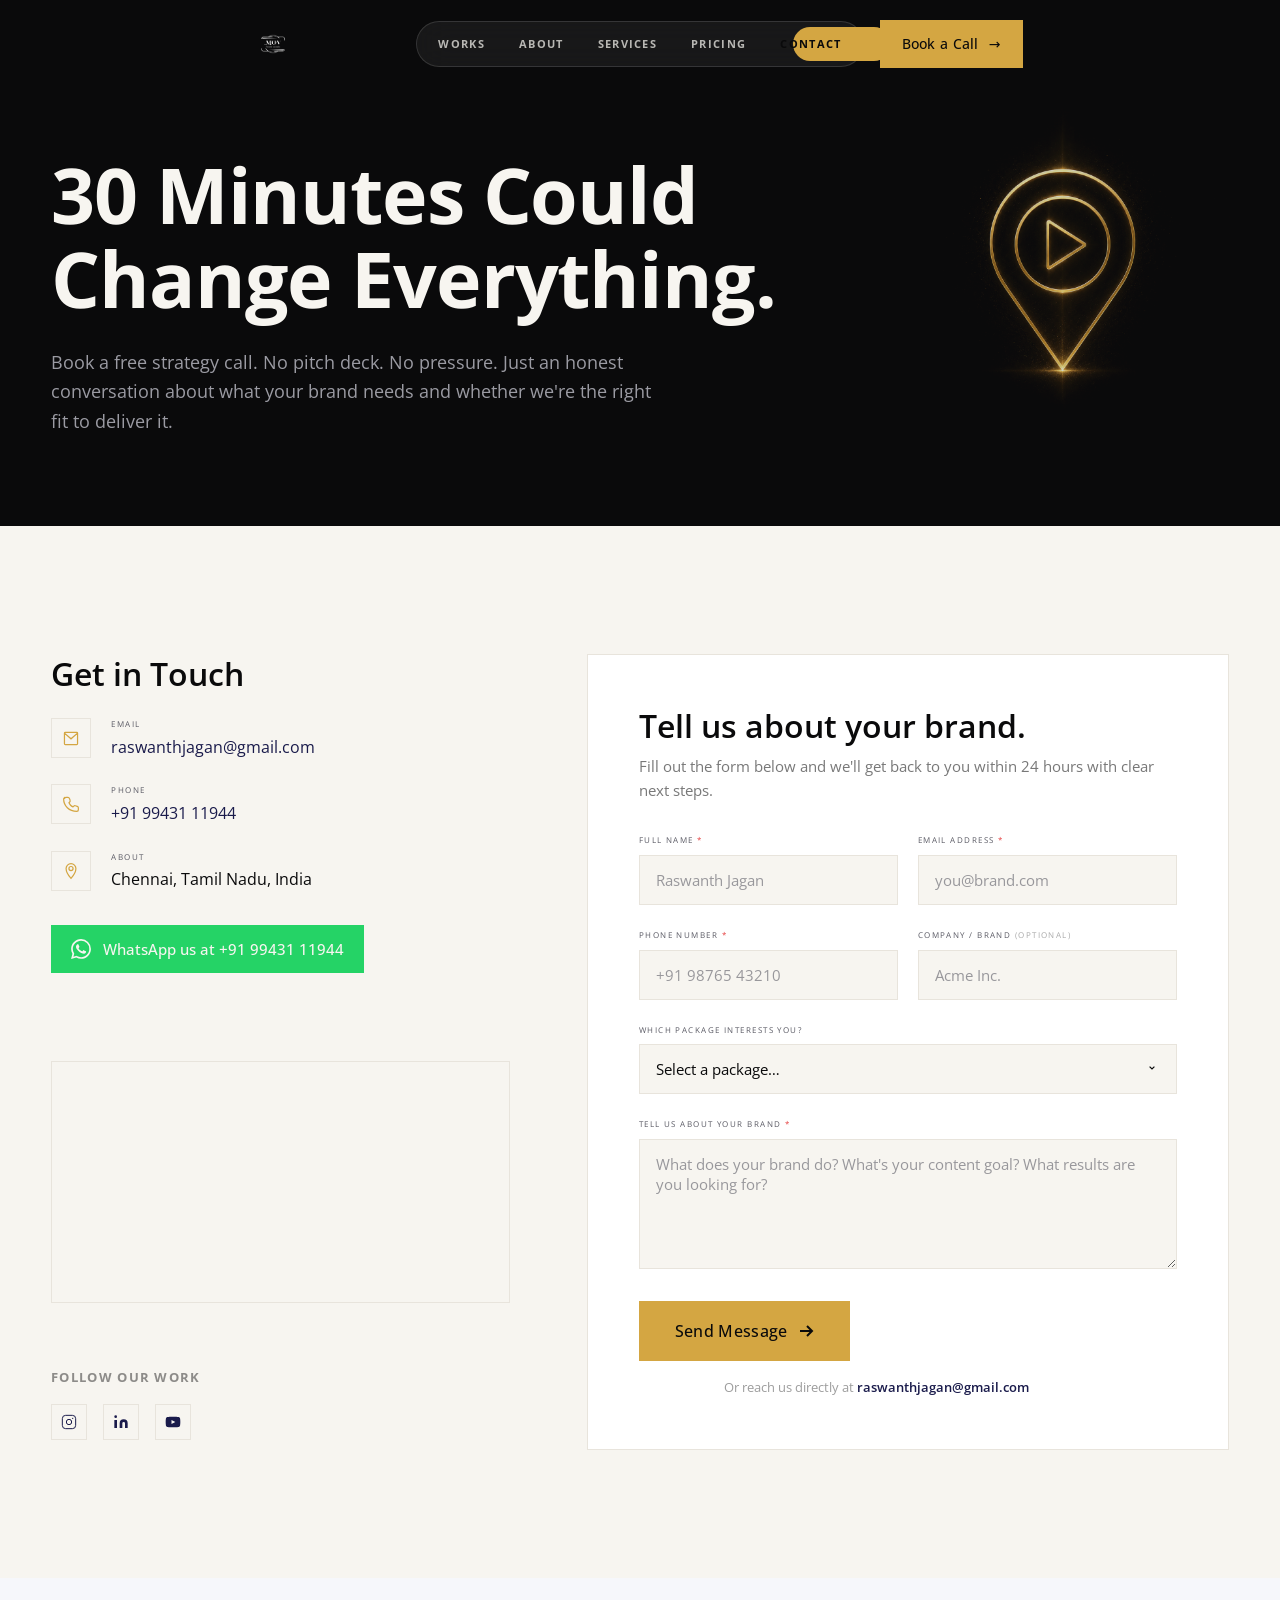
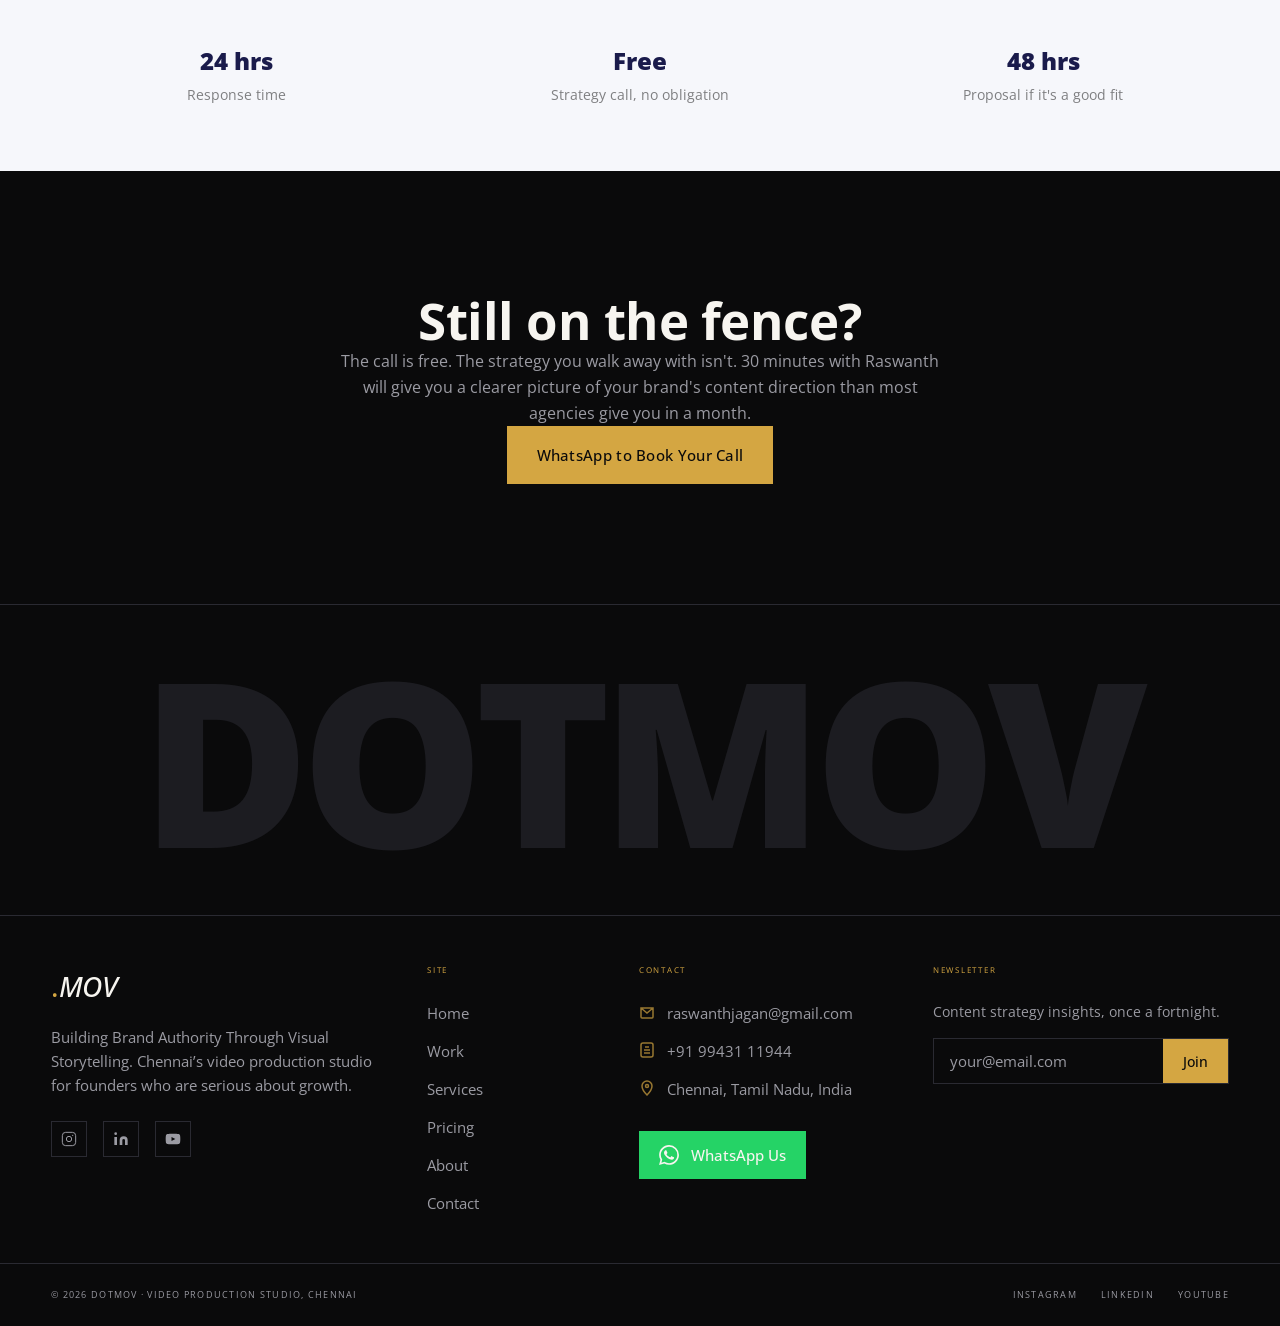
<file: contact.html>
<!DOCTYPE html>
<html lang="en">
<head>
  <meta charset="UTF-8">
  <meta name="viewport" content="width=device-width, initial-scale=1.0">
  <title>Contact | DotMov | Book a Strategy Call</title>
  <meta name="description" content="Book a free strategy call with DotMov. Based in Chennai. Call +91 99431 11944 or fill the form to discuss your brand's video content goals.">
  <meta property="og:title" content="Contact DotMov: Book a Free Strategy Call">
  <meta property="og:description" content="30 minutes. No pitch. Just a real conversation about your brand.">
  <meta property="og:image" content="assets/logo/og-image.jpg">
  <meta property="og:url" content="https://dotmov.in/contact.html">
  <meta name="twitter:card" content="summary_large_image">
  <link rel="icon" href="assets/logo/favicon.ico">
  <link rel="canonical" href="https://dotmov.in/contact.html">
  <link rel="stylesheet" href="css/style.css">
</head>
<body>

<nav class="mobile-nav" id="mobileNav" role="navigation" aria-label="Mobile navigation">
  <button class="mobile-nav-close" id="mobileNavClose" aria-label="Close menu">&#x2715;</button>
  <a href="index.html"    class="mobile-nav-link"><span class="mobile-nav-label">Home</span></a>
  <a href="work.html"     class="mobile-nav-link"><span class="mobile-nav-label">Work</span></a>
  <a href="services.html" class="mobile-nav-link"><span class="mobile-nav-label">Services</span></a>
  <a href="pricing.html"  class="mobile-nav-link"><span class="mobile-nav-label">Pricing</span></a>
  <a href="about.html"    class="mobile-nav-link"><span class="mobile-nav-label">About</span></a>
  <a href="contact.html" class="btn-primary mobile-nav-cta">Book a Call <span class="btn-arrow">&#x2192;</span></a>
</nav>

<header class="navbar" id="navbar">
  <div class="container">
    <div class="navbar-inner">
      <a href="index.html" class="navbar-logo" aria-label="DotMov home">
        <img src="assets/logo/logo-fetched-1.png" alt="DotMov" height="36" onerror="this.style.display='none';this.nextElementSibling.style.display='block'">
        <span class="logo-text" style="display:none"><span class="logo-dot">.</span>MOV</span>
      </a>
      <nav class="pill-nav" id="pillNav" aria-label="Main navigation">
        <span class="pill-cursor" id="pillCursor" aria-hidden="true"></span>
        <a href="work.html" class="pill-link">WORKS</a>
        <a href="about.html" class="pill-link">ABOUT</a>
        <a href="services.html" class="pill-link">SERVICES</a>
        <a href="pricing.html" class="pill-link">PRICING</a>
        <a href="contact.html" class="pill-link">CONTACT</a>
      </nav>
      <div class="navbar-cta-wrap">
        <a href="contact.html" class="btn-primary navbar-cta">Book a Call <span class="btn-arrow">&#x2192;</span></a>
        <button class="hamburger" id="hamburger" aria-label="Open menu" aria-expanded="false">
          <span></span><span></span><span></span>
        </button>
      </div>
    </div>
  </div>
</header>

<!-- Page Hero -->
<section class="page-hero">
  <img src="assets/illustrations/contact-map.png" alt="" class="page-hero-accent" aria-hidden="true">
  <div class="container">

    <h1>30 Minutes Could<br>Change Everything.</h1>
    <p>Book a free strategy call. No pitch deck. No pressure. Just an honest conversation about what your brand needs and whether we're the right fit to deliver it.</p>
  </div>
</section>

<!-- Contact Section -->
<section class="section bg-paper">
  <div class="container">
    <div class="contact-grid">

      <!-- Left: Info -->
      <div class="contact-info-block">

        <div class="reveal">
          <h3 style="margin-bottom:1.5rem;">Get in Touch</h3>

          <div class="contact-detail" style="margin-bottom:1.5rem;">
            <div class="contact-detail-icon">
              <svg viewBox="0 0 22 22" fill="none" stroke="currentColor" stroke-width="1.5"><path d="M4 4l5.5 4.5L11 11l1.5-1.5L18 4M4 4h14v14H4z" stroke-width="0"/><path d="M3 5l8 7 8-7M3 5v13a1 1 0 001 1h14a1 1 0 001-1V5M3 5a1 1 0 011-1h14a1 1 0 011 1"/></svg>
            </div>
            <div>
              <p class="contact-detail-label">Email</p>
              <a href="mailto:raswanthjagan@gmail.com" class="contact-detail-value" style="color:var(--navy);">raswanthjagan@gmail.com</a>
            </div>
          </div>

          <div class="contact-detail" style="margin-bottom:1.5rem;">
            <div class="contact-detail-icon">
              <svg viewBox="0 0 22 22" fill="none" stroke="currentColor" stroke-width="1.5"><path d="M3 5a2 2 0 012-2h2.28a2 2 0 011.897 1.368l.707 2.121a2 2 0 01-.46 2.11L8.5 9.5s1 2 2 3 3 2 3 2l.9-.924a2 2 0 012.11-.46l2.121.707A2 2 0 0120 15.72V18a2 2 0 01-2 2C8.716 20 2 13.284 2 5a2 2 0 011-1.732V5z"/></svg>
            </div>
            <div>
              <p class="contact-detail-label">Phone</p>
              <a href="tel:+919943111944" class="contact-detail-value" style="color:var(--navy);">+91 99431 11944</a>
            </div>
          </div>

          <div class="contact-detail" style="margin-bottom:2rem;">
            <div class="contact-detail-icon">
              <svg viewBox="0 0 22 22" fill="none" stroke="currentColor" stroke-width="1.5"><path d="M11 2C7.686 2 5 4.686 5 8c0 5.5 6 12 6 12s6-6.5 6-12c0-3.314-2.686-6-6-6z"/><circle cx="11" cy="8" r="2.5"/></svg>
            </div>
            <div>
              <p class="contact-detail-label">About</p>
              <p class="contact-detail-value">Chennai, Tamil Nadu, India</p>
            </div>
          </div>

          <a href="https://wa.me/919943111944?text=Hi%20Raswanth%2C%20I%27d%20like%20to%20discuss%20a%20video%20project%20with%20DotMov."
             target="_blank" rel="noopener noreferrer" class="wa-btn" style="margin-bottom:2rem;">
            <svg viewBox="0 0 24 24" fill="currentColor" width="22" height="22"><path d="M17.472 14.382c-.297-.149-1.758-.867-2.03-.967-.273-.099-.471-.148-.67.15-.197.297-.767.966-.94 1.164-.173.199-.347.223-.644.075-.297-.15-1.255-.463-2.39-1.475-.883-.788-1.48-1.761-1.653-2.059-.173-.297-.018-.458.13-.606.134-.133.298-.347.446-.52.149-.174.198-.298.298-.497.099-.198.05-.371-.025-.52-.075-.149-.669-1.612-.916-2.207-.242-.579-.487-.5-.669-.51-.173-.008-.371-.01-.57-.01-.198 0-.52.074-.792.372-.272.297-1.04 1.016-1.04 2.479 0 1.462 1.065 2.875 1.213 3.074.149.198 2.096 3.2 5.077 4.487.709.306 1.262.489 1.694.625.712.227 1.36.195 1.871.118.571-.085 1.758-.719 2.006-1.413.248-.694.248-1.289.173-1.413-.074-.124-.272-.198-.57-.347m-5.421 7.403h-.004a9.87 9.87 0 01-5.031-1.378l-.361-.214-3.741.982.998-3.648-.235-.374a9.86 9.86 0 01-1.51-5.26c.001-5.45 4.436-9.884 9.888-9.884 2.64 0 5.122 1.03 6.988 2.898a9.825 9.825 0 012.893 6.994c-.003 5.45-4.437 9.884-9.885 9.884m8.413-18.297A11.815 11.815 0 0012.05 0C5.495 0 .16 5.335.157 11.892c0 2.096.547 4.142 1.588 5.945L.057 24l6.305-1.654a11.882 11.882 0 005.683 1.448h.005c6.554 0 11.89-5.335 11.893-11.893a11.821 11.821 0 00-3.48-8.413z"/></svg>
            WhatsApp us at +91 99431 11944
          </a>
        </div>

        <!-- Map -->
        <div class="map-container reveal reveal-delay-2">
          <iframe
            src="https://www.google.com/maps/embed?pb=!1m18!1m12!1m3!1d497698.99!2d79.8788!3d13.0827!2m3!1f0!2f0!3f0!3m2!1i1024!2i768!4f13.1!3m3!1m2!1s0x3a5265ea4f7d3361%3A0x6e61a70b6863d433!2sChennai%2C%20Tamil%20Nadu!5e0!3m2!1sen!2sin!4v1"
            allowfullscreen=""
            loading="lazy"
            referrerpolicy="no-referrer-when-downgrade"
            title="DotMov location, Chennai, Tamil Nadu"
            aria-label="Google Maps showing Chennai, Tamil Nadu">
          </iframe>
        </div>

        <!-- Social links -->
        <div class="reveal" style="margin-top:2rem;">
          <p style="font-size:.8125rem; font-weight:700; letter-spacing:.1em; text-transform:uppercase; color:rgba(10,10,10,.45); margin-bottom:1rem;">Follow Our Work</p>
          <div style="display:flex; gap:1rem; align-items:center;">
            <a href="https://instagram.com/dotmov.in" target="_blank" rel="noopener" class="social-link" aria-label="Instagram" style="border-color:var(--line); color:var(--navy);">
              <svg viewBox="0 0 24 24" fill="none" stroke="currentColor" stroke-width="1.5"><rect x="2" y="2" width="20" height="20" rx="5"/><circle cx="12" cy="12" r="4"/><circle cx="17.5" cy="6.5" r="1" fill="currentColor" stroke="none"/></svg>
            </a>
            <a href="https://linkedin.com/company/dotmov" target="_blank" rel="noopener" class="social-link" aria-label="LinkedIn" style="border-color:var(--line); color:var(--navy);">
              <svg viewBox="0 0 24 24" fill="currentColor"><path d="M16 8a6 6 0 016 6v7h-4v-7a2 2 0 00-2-2 2 2 0 00-2 2v7h-4v-7a6 6 0 016-6zM2 9h4v12H2z"/><circle cx="4" cy="4" r="2"/></svg>
            </a>
            <a href="https://youtube.com/@dotmov" target="_blank" rel="noopener" class="social-link" aria-label="YouTube" style="border-color:var(--line); color:var(--navy);">
              <svg viewBox="0 0 24 24" fill="currentColor"><path d="M22.54 6.42a2.78 2.78 0 00-1.95-1.96C18.88 4 12 4 12 4s-6.88 0-8.59.46a2.78 2.78 0 00-1.95 1.96A29 29 0 001 12a29 29 0 00.46 5.58A2.78 2.78 0 003.41 19.6C5.12 20 12 20 12 20s6.88 0 8.59-.46a2.78 2.78 0 001.95-1.95A29 29 0 0023 12a29 29 0 00-.46-5.58zM9.75 15.02V8.98L15.5 12l-5.75 3.02z"/></svg>
            </a>
          </div>
        </div>
      </div>

      <!-- Right: Form -->
      <div class="reveal reveal-delay-2">
        <div class="contact-form">
          <h3 style="margin-bottom:.5rem;">Tell us about your brand.</h3>
          <p style="color:rgba(10,10,10,.55); font-size:.9375rem; margin-bottom:2rem; max-width:none;">Fill out the form below and we'll get back to you within 24 hours with clear next steps.</p>

          <!-- Success message (shown after submit) -->
          <div id="formSuccess" style="display:none;text-align:center;padding:3rem 2rem;background:var(--paper-soft);border-radius:var(--r-md);border:1px solid var(--line);">
            <svg width="48" height="48" viewBox="0 0 48 48" fill="none" stroke="var(--navy)" stroke-width="2.5" style="margin:0 auto 1.25rem;display:block;"><circle cx="24" cy="24" r="21"/><polyline points="14,24 21,31 34,17"/></svg>
            <h3 style="color:var(--navy);margin-bottom:.75rem;">Message sent!</h3>
            <p style="color:var(--text-on-light-mut);max-width:34ch;margin:0 auto;">We'll get back to you within 24 hours. Or WhatsApp us for a faster reply.</p>
            <a href="https://wa.me/919943111944" target="_blank" rel="noopener" class="btn-primary" style="display:inline-flex;margin-top:1.5rem;">WhatsApp Raswanth <span class="btn-arrow">→</span></a>
          </div>

          <form id="contactForm" action="https://formsubmit.co/raswanthjagan@gmail.com" method="POST" novalidate>
            <input type="hidden" name="_subject" value="New enquiry from DotMov website">
            <input type="hidden" name="_template" value="table">
            <input type="hidden" name="_captcha" value="false">
            <input type="hidden" name="_next" value="https://dotmov.in/contact.html">
            <input type="text" name="_honey" style="display:none;" tabindex="-1" autocomplete="off">

            <div class="form-row">
              <div class="form-group">
                <label class="form-label" for="name">Full Name <span style="color:#e53e3e;">*</span></label>
                <input type="text" id="name" name="name" class="form-control" placeholder="Raswanth Jagan" required autocomplete="name">
              </div>
              <div class="form-group">
                <label class="form-label" for="email">Email Address <span style="color:#e53e3e;">*</span></label>
                <input type="email" id="email" name="email" class="form-control" placeholder="you@brand.com" required autocomplete="email">
              </div>
            </div>

            <div class="form-row">
              <div class="form-group">
                <label class="form-label" for="phone">Phone Number <span style="color:#e53e3e;">*</span></label>
                <input type="tel" id="phone" name="phone" class="form-control" placeholder="+91 98765 43210" required autocomplete="tel">
              </div>
              <div class="form-group">
                <label class="form-label" for="company">Company / Brand <span style="color:rgba(10,10,10,.35); font-weight:400;">(optional)</span></label>
                <input type="text" id="company" name="company" class="form-control" placeholder="Acme Inc." autocomplete="organization">
              </div>
            </div>

            <div class="form-group">
              <label class="form-label" for="package">Which package interests you?</label>
              <select id="package" name="package" class="form-control">
                <option value="">Select a package…</option>
                <option value="starter">Starter</option>
                <option value="pro">Pro</option>
                <option value="elite">Elite</option>
                <option value="custom">Custom / Not sure yet</option>
              </select>
            </div>

            <div class="form-group">
              <label class="form-label" for="message">Tell us about your brand <span style="color:#e53e3e;">*</span></label>
              <textarea id="message" name="message" class="form-control" rows="5" placeholder="What does your brand do? What's your content goal? What results are you looking for?" required></textarea>
            </div>

            <button type="submit" class="btn btn-primary btn-lg form-submit">
              Send Message
              <svg width="16" height="16" viewBox="0 0 16 16" fill="none" stroke="currentColor" stroke-width="2"><line x1="2" y1="8" x2="14" y2="8"/><polyline points="9,3 14,8 9,13"/></svg>
            </button>

            <p style="font-size:.8125rem; color:rgba(10,10,10,.4); text-align:center; margin-top:1rem;">
              Or reach us directly at
              <a href="mailto:raswanthjagan@gmail.com" style="color:var(--navy); font-weight:600;">raswanthjagan@gmail.com</a>
            </p>

          </form>
        </div>
      </div>

    </div>
  </div>
</section>

<!-- Trust strip -->
<section class="section-sm bg-soft">
  <div class="container">
    <div style="display:grid; grid-template-columns:repeat(3,1fr); gap:2rem; text-align:center;" class="reveal">
      <div>
        <div style="font-family:var(--font-display);font-size:1.5rem;font-weight:800;color:var(--navy);">24 hrs</div>
        <div style="font-size:.875rem;color:rgba(10,10,10,.5);margin-top:.25rem;">Response time</div>
      </div>
      <div>
        <div style="font-family:var(--font-display);font-size:1.5rem;font-weight:800;color:var(--navy);">Free</div>
        <div style="font-size:.875rem;color:rgba(10,10,10,.5);margin-top:.25rem;">Strategy call, no obligation</div>
      </div>
      <div>
        <div style="font-family:var(--font-display);font-size:1.5rem;font-weight:800;color:var(--navy);">48 hrs</div>
        <div style="font-size:.875rem;color:rgba(10,10,10,.5);margin-top:.25rem;">Proposal if it's a good fit</div>
      </div>
    </div>
  </div>
</section>

<!-- CTA Reinforcement -->
<section class="cta-band">
  <div class="container">
    <div class="reveal">
      <h2>Still on the fence?</h2>
      <p>The call is free. The strategy you walk away with isn't. 30 minutes with Raswanth will give you a clearer picture of your brand's content direction than most agencies give you in a month.</p>
      <a href="https://wa.me/919943111944?text=Hi%20Raswanth%2C%20I%27d%20like%20to%20book%20a%20free%20strategy%20call%20with%20DotMov." target="_blank" rel="noopener noreferrer" class="btn-primary">WhatsApp to Book Your Call</a>
    </div>
  </div>
</section>

<footer class="footer">

  <div class="footer-wordmark" aria-hidden="true">
    <span class="footer-wordmark-text">DOTMOV</span>
  </div>

  <div class="footer-cols">

    <div class="footer-brand-col">
      <span class="footer-logo-text"><span class="footer-logo-dot">.</span>MOV</span>
      <p class="footer-tagline">Building Brand Authority Through Visual Storytelling. Chennai&#x2019;s video production studio for founders who are serious about growth.</p>
      <div class="footer-socials">
        <a href="https://instagram.com/dotmov.in" target="_blank" rel="noopener" class="social-link" aria-label="Instagram">
          <svg viewBox="0 0 24 24" fill="none" stroke="currentColor" stroke-width="1.5" aria-hidden="true"><rect x="2" y="2" width="20" height="20" rx="5"/><circle cx="12" cy="12" r="4"/><circle cx="17.5" cy="6.5" r="1" fill="currentColor" stroke="none"/></svg>
        </a>
        <a href="https://linkedin.com/company/dotmov" target="_blank" rel="noopener" class="social-link" aria-label="LinkedIn">
          <svg viewBox="0 0 24 24" fill="currentColor" aria-hidden="true"><path d="M16 8a6 6 0 016 6v7h-4v-7a2 2 0 00-2-2 2 2 0 00-2 2v7h-4v-7a6 6 0 016-6zM2 9h4v12H2z"/><circle cx="4" cy="4" r="2"/></svg>
        </a>
        <a href="https://youtube.com/@dotmov" target="_blank" rel="noopener" class="social-link" aria-label="YouTube">
          <svg viewBox="0 0 24 24" fill="currentColor" aria-hidden="true"><path d="M22.54 6.42a2.78 2.78 0 00-1.95-1.96C18.88 4 12 4 12 4s-6.88 0-8.59.46a2.78 2.78 0 00-1.95 1.96A29 29 0 001 12a29 29 0 00.46 5.58A2.78 2.78 0 003.41 19.6C5.12 20 12 20 12 20s6.88 0 8.59-.46a2.78 2.78 0 001.95-1.95A29 29 0 0023 12a29 29 0 00-.46-5.58zM9.75 15.02V8.98L15.5 12l-5.75 3.02z"/></svg>
        </a>
      </div>
    </div>

    <div>
      <span class="footer-col-title">Site</span>
      <nav class="footer-links" aria-label="Footer navigation">
        <a href="index.html">Home</a>
        <a href="work.html">Work</a>
        <a href="services.html">Services</a>
        <a href="pricing.html">Pricing</a>
        <a href="about.html">About</a>
        <a href="contact.html">Contact</a>
      </nav>
    </div>

    <div>
      <span class="footer-col-title">Contact</span>
      <div class="footer-contact-item">
        <svg width="16" height="16" viewBox="0 0 16 16" fill="none" stroke="currentColor" stroke-width="1.5" aria-hidden="true"><path d="M2 4l6 5 6-5M2 4h12v9a1 1 0 01-1 1H3a1 1 0 01-1-1V4z"/></svg>
        <span>raswanthjagan@gmail.com</span>
      </div>
      <div class="footer-contact-item">
        <svg width="16" height="16" viewBox="0 0 16 16" fill="none" stroke="currentColor" stroke-width="1.5" aria-hidden="true"><rect x="2" y="1" width="12" height="14" rx="2"/><line x1="6" y1="5" x2="10" y2="5"/><line x1="5" y1="8" x2="11" y2="8"/><line x1="5" y1="11" x2="11" y2="11"/></svg>
        <span>+91 99431 11944</span>
      </div>
      <div class="footer-contact-item">
        <svg width="16" height="16" viewBox="0 0 16 16" fill="none" stroke="currentColor" stroke-width="1.5" aria-hidden="true"><path d="M8 1C5.24 1 3 3.24 3 6c0 4 5 9 5 9s5-5 5-9c0-2.76-2.24-5-5-5z"/><circle cx="8" cy="6" r="1.5"/></svg>
        <span>Chennai, Tamil Nadu, India</span>
      </div>
      <a href="https://wa.me/919943111944?text=Hi%20Raswanth%2C%20I%27d%20like%20to%20book%20a%20strategy%20call." target="_blank" rel="noopener" class="wa-btn" style="margin-top:1rem;">
        <svg viewBox="0 0 24 24" fill="currentColor" width="18" height="18" aria-hidden="true"><path d="M17.472 14.382c-.297-.149-1.758-.867-2.03-.967-.273-.099-.471-.148-.67.15-.197.297-.767.966-.94 1.164-.173.199-.347.223-.644.075-.297-.15-1.255-.463-2.39-1.475-.883-.788-1.48-1.761-1.653-2.059-.173-.297-.018-.458.13-.606.134-.133.298-.347.446-.52.149-.174.198-.298.298-.497.099-.198.05-.371-.025-.52-.075-.149-.669-1.612-.916-2.207-.242-.579-.487-.5-.669-.51-.173-.008-.371-.01-.57-.01-.198 0-.52.074-.792.372-.272.297-1.04 1.016-1.04 2.479 0 1.462 1.065 2.875 1.213 3.074.149.198 2.096 3.2 5.077 4.487.709.306 1.262.489 1.694.625.712.227 1.36.195 1.871.118.571-.085 1.758-.719 2.006-1.413.248-.694.248-1.289.173-1.413-.074-.124-.272-.198-.57-.347m-5.421 7.403h-.004a9.87 9.87 0 01-5.031-1.378l-.361-.214-3.741.982.998-3.648-.235-.374a9.86 9.86 0 01-1.51-5.26c.001-5.45 4.436-9.884 9.888-9.884 2.64 0 5.122 1.03 6.988 2.898a9.825 9.825 0 012.893 6.994c-.003 5.45-4.437 9.884-9.885 9.884m8.413-18.297A11.815 11.815 0 0012.05 0C5.495 0 .16 5.335.157 11.892c0 2.096.547 4.142 1.588 5.945L.057 24l6.305-1.654a11.882 11.882 0 005.683 1.448h.005c6.554 0 11.89-5.335 11.893-11.893a11.821 11.821 0 00-3.48-8.413z"/></svg>
        WhatsApp Us
      </a>
    </div>

    <div>
      <span class="footer-col-title">Newsletter</span>
      <p style="font-size:.875rem;color:var(--text-on-dark-mut);margin-bottom:1rem;line-height:1.55;">Content strategy insights, once a fortnight.</p>
      <form class="newsletter-form" onsubmit="return false;" aria-label="Newsletter signup">
        <input type="email" class="newsletter-input" placeholder="your@email.com" aria-label="Email address" autocomplete="email">
        <button type="submit" class="newsletter-btn">Join</button>
      </form>
    </div>

  </div>

  <div class="footer-bottom">
    <span>&copy; 2026 DOTMOV &middot; VIDEO PRODUCTION STUDIO, CHENNAI</span>
    <div class="footer-socials-bottom">
      <a href="https://instagram.com/dotmov.in" target="_blank" rel="noopener">INSTAGRAM</a>
      <a href="https://linkedin.com/company/dotmov" target="_blank" rel="noopener">LINKEDIN</a>
      <a href="https://youtube.com/@dotmov" target="_blank" rel="noopener">YOUTUBE</a>
    </div>
  </div>

</footer>
<script src="js/main.js"></script>
</body>
</html>
</file>
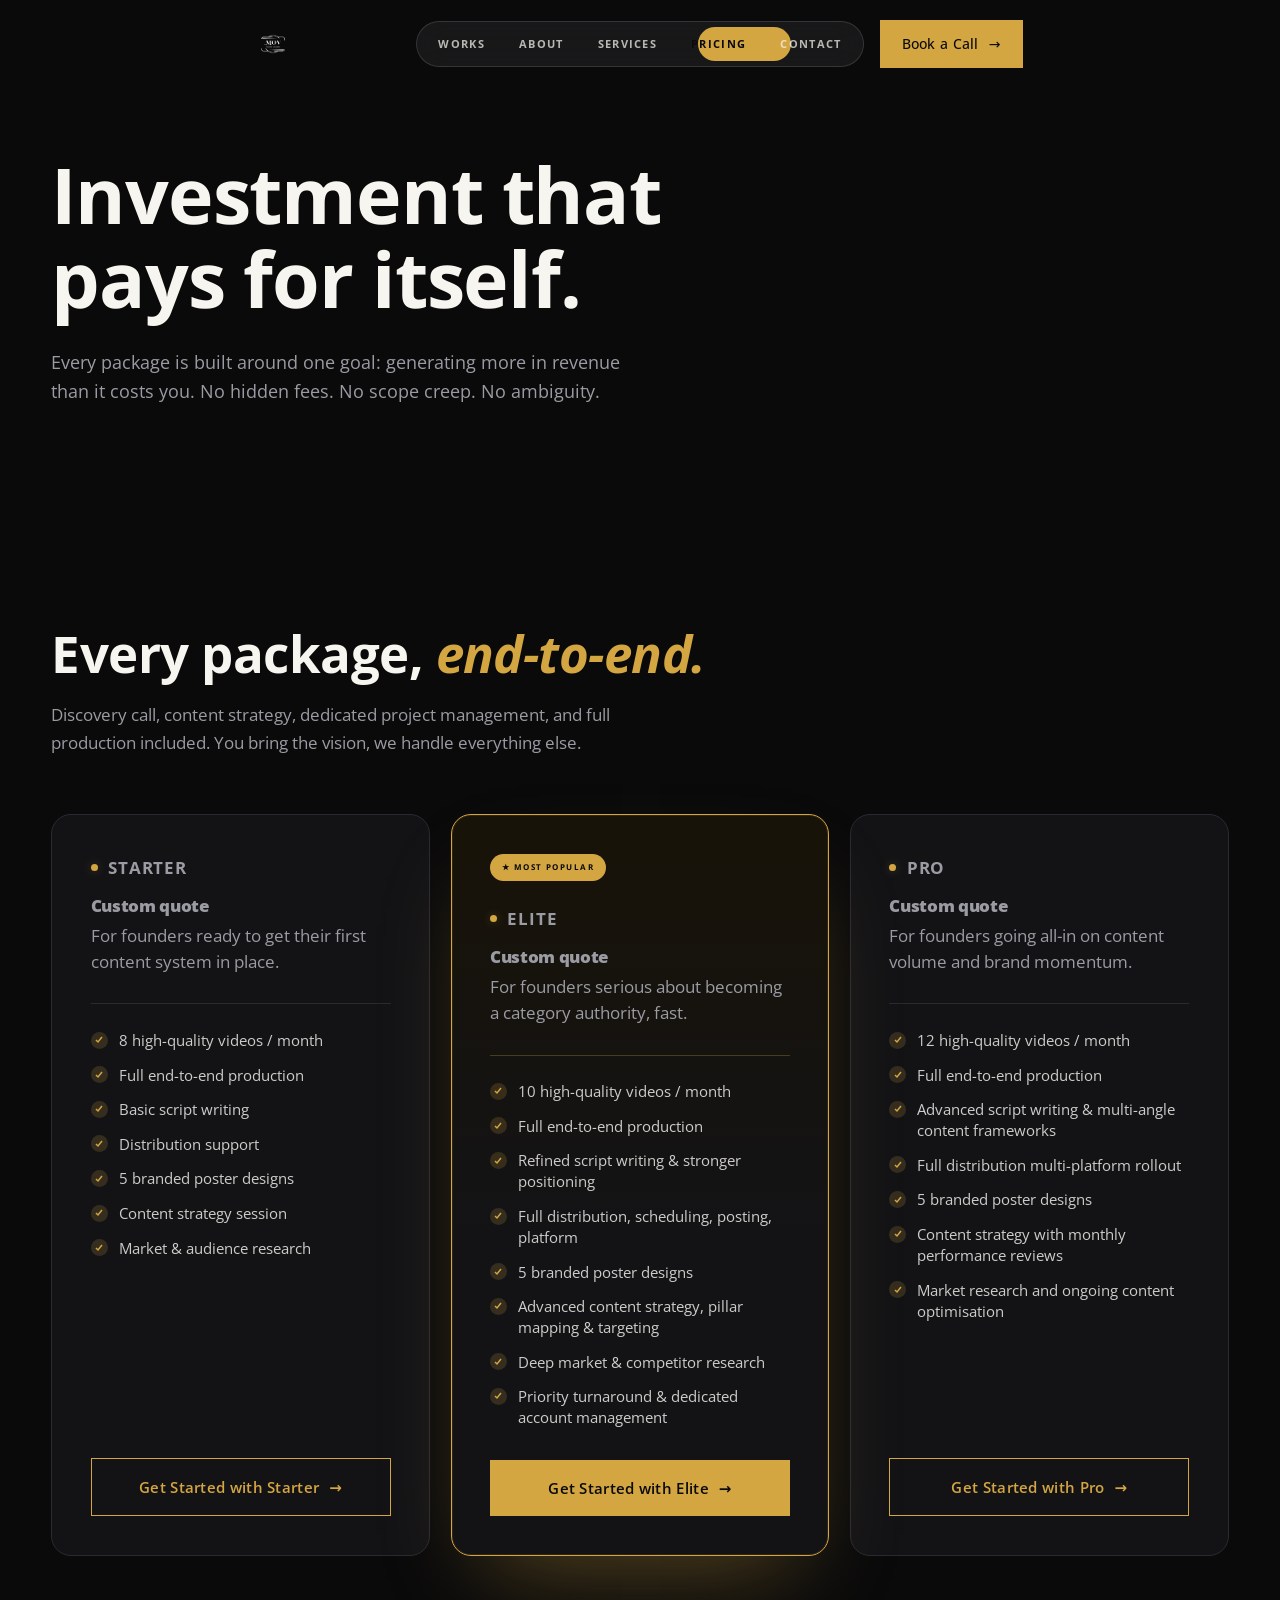
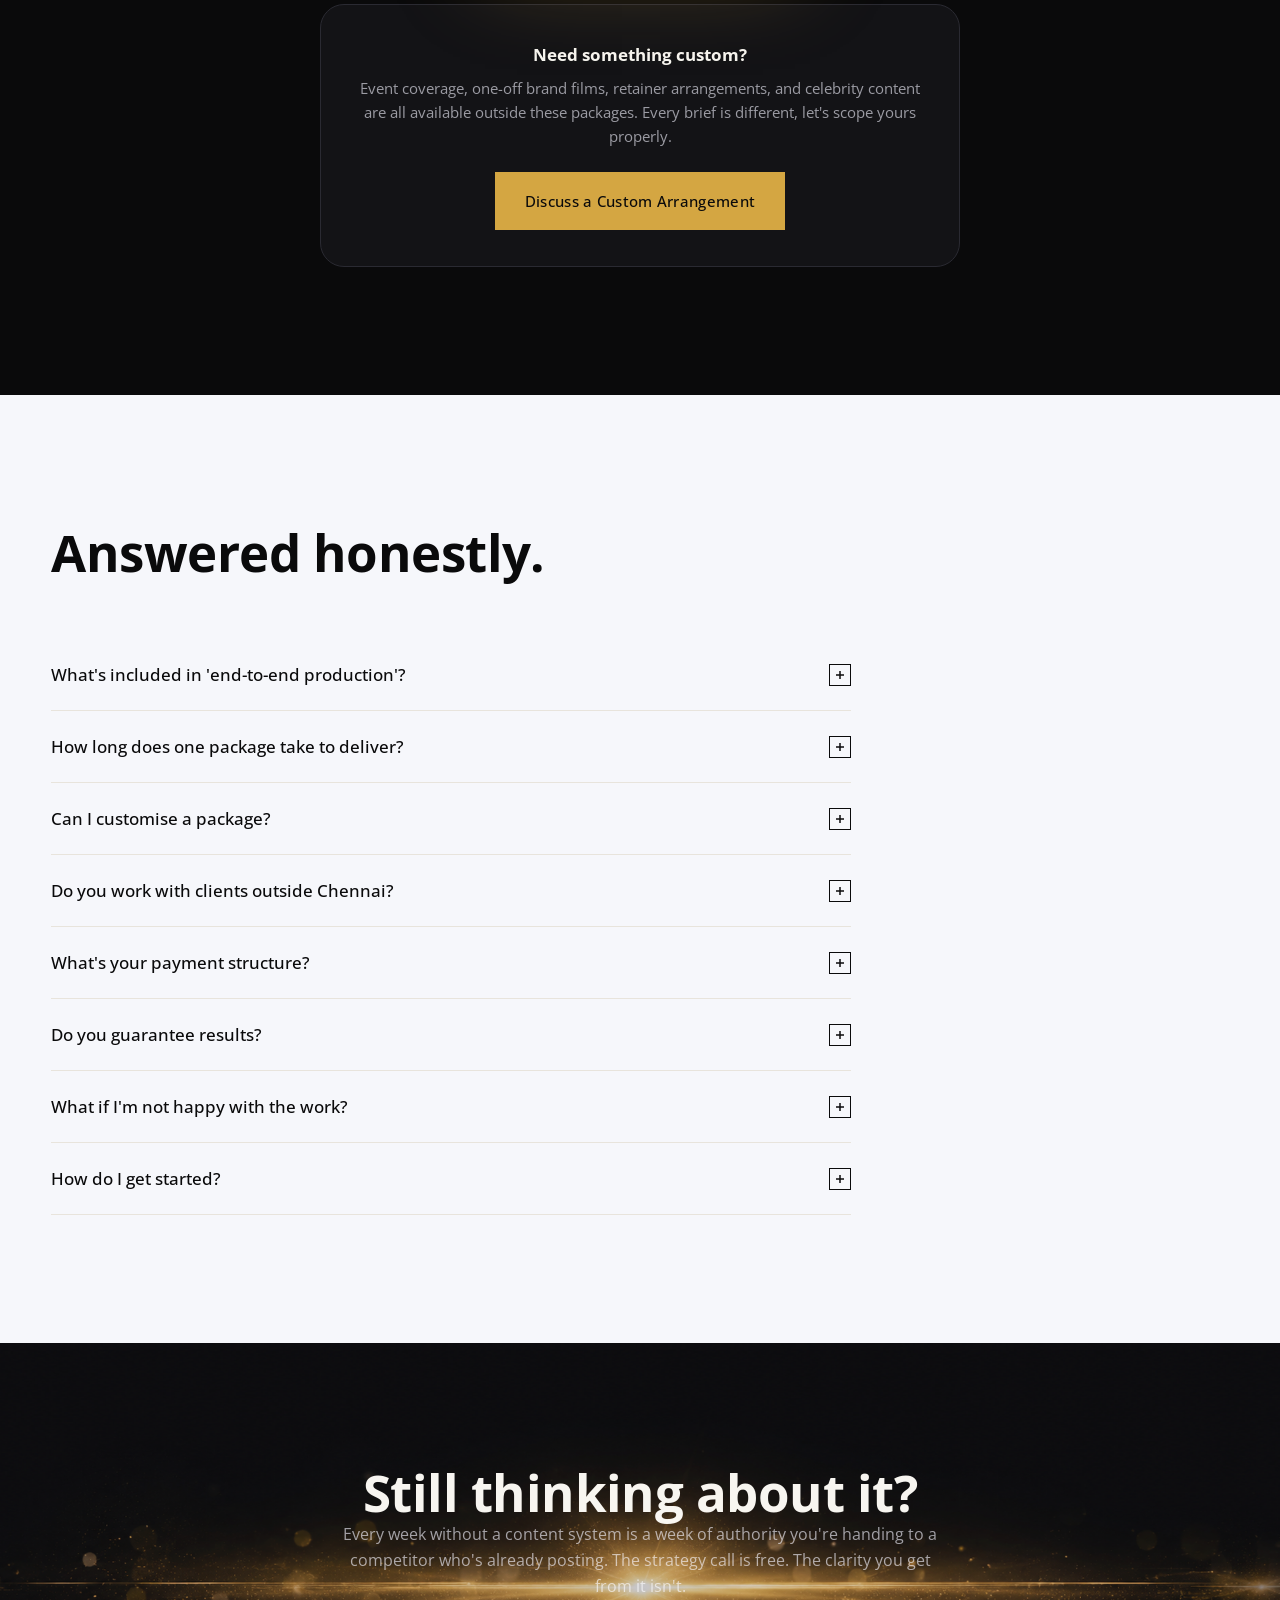
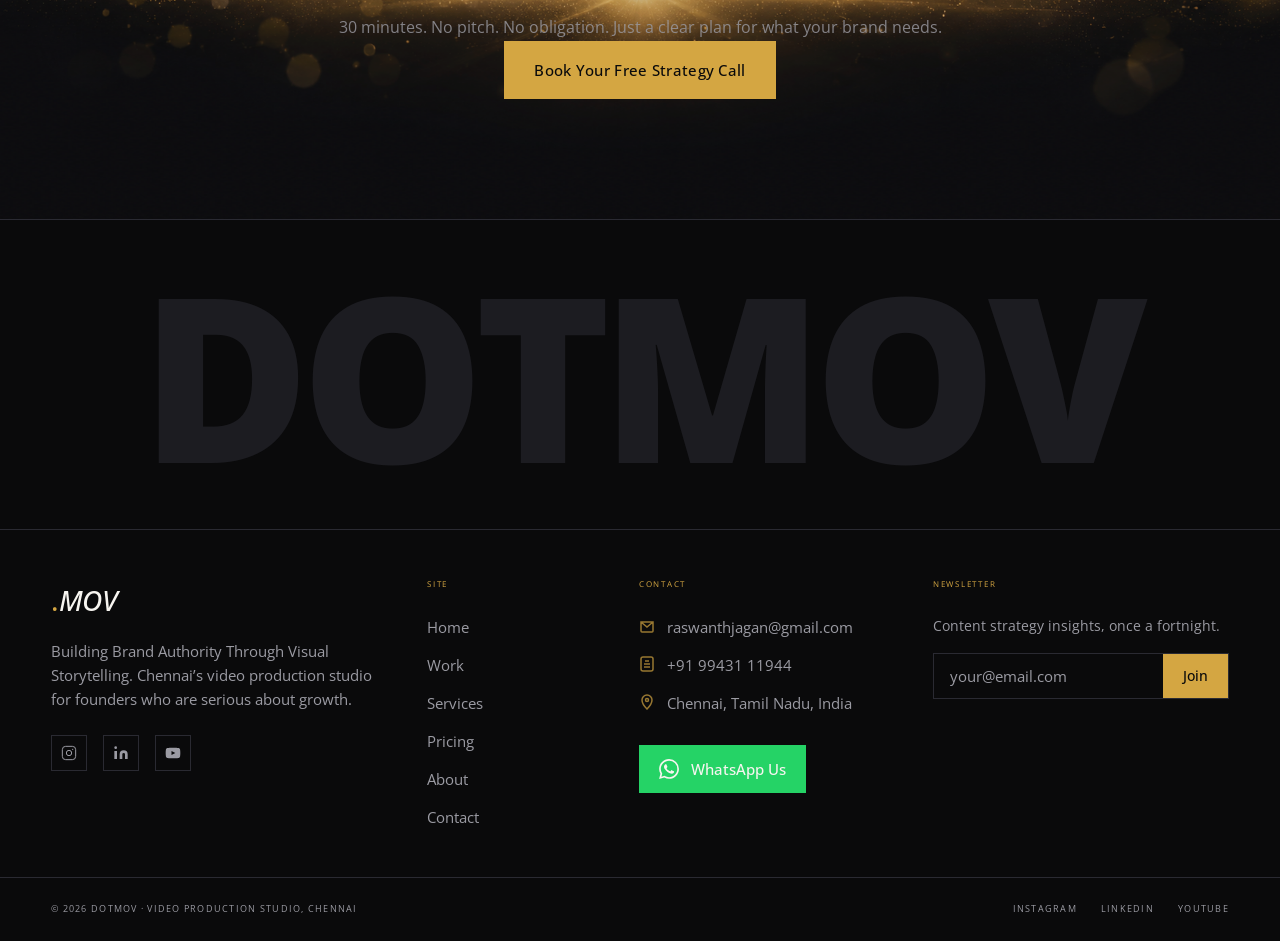
<file: pricing.html>
<!DOCTYPE html>
<html lang="en">
<head>
  <meta charset="UTF-8">
  <meta name="viewport" content="width=device-width, initial-scale=1.0">
  <title>Pricing | DotMov | Video Production Packages Chennai</title>
  <meta name="description" content="DotMov video production packages — Starter, Pro, and Elite. End-to-end production included. Book a call for a custom quote tailored to your goals.">
  <meta property="og:title" content="DotMov Pricing: Packages &amp; Investment">
  <meta property="og:description" content="Clear, transparent pricing for video production that builds brand authority.">
  <meta property="og:image" content="assets/logo/og-image.jpg">
  <meta property="og:url" content="https://dotmov.in/pricing.html">
  <meta name="twitter:card" content="summary_large_image">
  <link rel="icon" href="assets/logo/favicon.ico">
  <link rel="canonical" href="https://dotmov.in/pricing.html">
  <link rel="stylesheet" href="css/style.css">
</head>
<body>

<nav class="mobile-nav" id="mobileNav" role="navigation" aria-label="Mobile navigation">
  <button class="mobile-nav-close" id="mobileNavClose" aria-label="Close menu">&#x2715;</button>
  <a href="index.html"    class="mobile-nav-link"><span class="mobile-nav-label">Home</span></a>
  <a href="work.html"     class="mobile-nav-link"><span class="mobile-nav-label">Work</span></a>
  <a href="services.html" class="mobile-nav-link"><span class="mobile-nav-label">Services</span></a>
  <a href="pricing.html"  class="mobile-nav-link"><span class="mobile-nav-label">Pricing</span></a>
  <a href="about.html"    class="mobile-nav-link"><span class="mobile-nav-label">About</span></a>
  <a href="contact.html" class="btn-primary mobile-nav-cta">Book a Call <span class="btn-arrow">&#x2192;</span></a>
</nav>

<header class="navbar" id="navbar">
  <div class="container">
    <div class="navbar-inner">
      <a href="index.html" class="navbar-logo" aria-label="DotMov home">
        <img src="assets/logo/logo-fetched-1.png" alt="DotMov" height="36" onerror="this.style.display='none';this.nextElementSibling.style.display='block'">
        <span class="logo-text" style="display:none"><span class="logo-dot">.</span>MOV</span>
      </a>
      <nav class="pill-nav" id="pillNav" aria-label="Main navigation">
        <span class="pill-cursor" id="pillCursor" aria-hidden="true"></span>
        <a href="work.html" class="pill-link">WORKS</a>
        <a href="about.html" class="pill-link">ABOUT</a>
        <a href="services.html" class="pill-link">SERVICES</a>
        <a href="pricing.html" class="pill-link">PRICING</a>
        <a href="contact.html" class="pill-link">CONTACT</a>
      </nav>
      <div class="navbar-cta-wrap">
        <a href="contact.html" class="btn-primary navbar-cta">Book a Call <span class="btn-arrow">&#x2192;</span></a>
        <button class="hamburger" id="hamburger" aria-label="Open menu" aria-expanded="false">
          <span></span><span></span><span></span>
        </button>
      </div>
    </div>
  </div>
</header>

<!-- Page Hero -->
<section class="page-hero">
  <div class="container">
    
    <h1>Investment that<br>pays for itself.</h1>
    <p>Every package is built around one goal: generating more in revenue than it costs you. No hidden fees. No scope creep. No ambiguity.</p>
  </div>
</section>

<!-- Pricing Grid -->
<section class="section section-dark">
  <div class="container">
    <div class="section-header reveal">
      <h2>Every package, <em>end-to-end.</em></h2>
      <p style="font-size:1.0625rem;max-width:58ch;">Discovery call, content strategy, dedicated project management, and full production included. You bring the vision, we handle everything else.</p>
    </div>
    <div class="pricing-grid">

      <!-- Starter -->
      <div class="pricing-card reveal reveal-delay-1">
        <div class="pricing-header">
          <p class="pricing-name">Starter</p>
          <p class="pricing-price pricing-price--quote">Custom quote</p>
          <p class="pricing-desc">For founders ready to get their first content system in place.</p>
        </div>
        <div class="pricing-divider"></div>
        <div class="pricing-features">
          <div class="pricing-feature"><span class="feature-icon"><svg width="10" height="10" viewBox="0 0 10 10"><polyline points="2,5 4,7 8,2" stroke="currentColor" stroke-width="1.5" fill="none"/></svg></span>8 high-quality videos / month</div>
          <div class="pricing-feature"><span class="feature-icon"><svg width="10" height="10" viewBox="0 0 10 10"><polyline points="2,5 4,7 8,2" stroke="currentColor" stroke-width="1.5" fill="none"/></svg></span>Full end-to-end production</div>
          <div class="pricing-feature"><span class="feature-icon"><svg width="10" height="10" viewBox="0 0 10 10"><polyline points="2,5 4,7 8,2" stroke="currentColor" stroke-width="1.5" fill="none"/></svg></span>Basic script writing</div>
          <div class="pricing-feature"><span class="feature-icon"><svg width="10" height="10" viewBox="0 0 10 10"><polyline points="2,5 4,7 8,2" stroke="currentColor" stroke-width="1.5" fill="none"/></svg></span>Distribution support</div>
          <div class="pricing-feature"><span class="feature-icon"><svg width="10" height="10" viewBox="0 0 10 10"><polyline points="2,5 4,7 8,2" stroke="currentColor" stroke-width="1.5" fill="none"/></svg></span>5 branded poster designs</div>
          <div class="pricing-feature"><span class="feature-icon"><svg width="10" height="10" viewBox="0 0 10 10"><polyline points="2,5 4,7 8,2" stroke="currentColor" stroke-width="1.5" fill="none"/></svg></span>Content strategy session</div>
          <div class="pricing-feature"><span class="feature-icon"><svg width="10" height="10" viewBox="0 0 10 10"><polyline points="2,5 4,7 8,2" stroke="currentColor" stroke-width="1.5" fill="none"/></svg></span>Market &amp; audience research</div>
        </div>
          <a href="contact.html?package=starter" class="btn-outline btn-block">Get Started with Starter <span class="btn-arrow">→</span></a>
      </div>

      <!-- Elite FEATURED -->
      <div class="pricing-card featured reveal reveal-delay-2">
        <span class="pricing-badge">★ Most Popular</span>
        <div class="pricing-header">
          <p class="pricing-name">Elite</p>
          <p class="pricing-price pricing-price--quote">Custom quote</p>
          <p class="pricing-desc">For founders serious about becoming a category authority, fast.</p>
        </div>
        <div class="pricing-divider"></div>
        <div class="pricing-features">
          <div class="pricing-feature"><span class="feature-icon"><svg width="10" height="10" viewBox="0 0 10 10"><polyline points="2,5 4,7 8,2" stroke="currentColor" stroke-width="1.5" fill="none"/></svg></span>10 high-quality videos / month</div>
          <div class="pricing-feature"><span class="feature-icon"><svg width="10" height="10" viewBox="0 0 10 10"><polyline points="2,5 4,7 8,2" stroke="currentColor" stroke-width="1.5" fill="none"/></svg></span>Full end-to-end production</div>
          <div class="pricing-feature"><span class="feature-icon"><svg width="10" height="10" viewBox="0 0 10 10"><polyline points="2,5 4,7 8,2" stroke="currentColor" stroke-width="1.5" fill="none"/></svg></span>Refined script writing &amp; stronger positioning</div>
          <div class="pricing-feature"><span class="feature-icon"><svg width="10" height="10" viewBox="0 0 10 10"><polyline points="2,5 4,7 8,2" stroke="currentColor" stroke-width="1.5" fill="none"/></svg></span>Full distribution, scheduling, posting, platform</div>
          <div class="pricing-feature"><span class="feature-icon"><svg width="10" height="10" viewBox="0 0 10 10"><polyline points="2,5 4,7 8,2" stroke="currentColor" stroke-width="1.5" fill="none"/></svg></span>5 branded poster designs</div>
          <div class="pricing-feature"><span class="feature-icon"><svg width="10" height="10" viewBox="0 0 10 10"><polyline points="2,5 4,7 8,2" stroke="currentColor" stroke-width="1.5" fill="none"/></svg></span>Advanced content strategy, pillar mapping &amp; targeting</div>
          <div class="pricing-feature"><span class="feature-icon"><svg width="10" height="10" viewBox="0 0 10 10"><polyline points="2,5 4,7 8,2" stroke="currentColor" stroke-width="1.5" fill="none"/></svg></span>Deep market &amp; competitor research</div>
          <div class="pricing-feature"><span class="feature-icon"><svg width="10" height="10" viewBox="0 0 10 10"><polyline points="2,5 4,7 8,2" stroke="currentColor" stroke-width="1.5" fill="none"/></svg></span>Priority turnaround &amp; dedicated account management</div>
        </div>
          <a href="contact.html?package=elite" class="btn-primary btn-block">Get Started with Elite <span class="btn-arrow">→</span></a>
      </div>

      <!-- Pro -->
      <div class="pricing-card reveal reveal-delay-3">
        <div class="pricing-header">
          <p class="pricing-name">Pro</p>
          <p class="pricing-price pricing-price--quote">Custom quote</p>
          <p class="pricing-desc">For founders going all-in on content volume and brand momentum.</p>
        </div>
        <div class="pricing-divider"></div>
        <div class="pricing-features">
          <div class="pricing-feature"><span class="feature-icon"><svg width="10" height="10" viewBox="0 0 10 10"><polyline points="2,5 4,7 8,2" stroke="currentColor" stroke-width="1.5" fill="none"/></svg></span>12 high-quality videos / month</div>
          <div class="pricing-feature"><span class="feature-icon"><svg width="10" height="10" viewBox="0 0 10 10"><polyline points="2,5 4,7 8,2" stroke="currentColor" stroke-width="1.5" fill="none"/></svg></span>Full end-to-end production</div>
          <div class="pricing-feature"><span class="feature-icon"><svg width="10" height="10" viewBox="0 0 10 10"><polyline points="2,5 4,7 8,2" stroke="currentColor" stroke-width="1.5" fill="none"/></svg></span>Advanced script writing &amp; multi-angle content frameworks</div>
          <div class="pricing-feature"><span class="feature-icon"><svg width="10" height="10" viewBox="0 0 10 10"><polyline points="2,5 4,7 8,2" stroke="currentColor" stroke-width="1.5" fill="none"/></svg></span>Full distribution multi-platform rollout</div>
          <div class="pricing-feature"><span class="feature-icon"><svg width="10" height="10" viewBox="0 0 10 10"><polyline points="2,5 4,7 8,2" stroke="currentColor" stroke-width="1.5" fill="none"/></svg></span>5 branded poster designs</div>
          <div class="pricing-feature"><span class="feature-icon"><svg width="10" height="10" viewBox="0 0 10 10"><polyline points="2,5 4,7 8,2" stroke="currentColor" stroke-width="1.5" fill="none"/></svg></span>Content strategy with monthly performance reviews</div>
          <div class="pricing-feature"><span class="feature-icon"><svg width="10" height="10" viewBox="0 0 10 10"><polyline points="2,5 4,7 8,2" stroke="currentColor" stroke-width="1.5" fill="none"/></svg></span>Market research and ongoing content optimisation</div>
        </div>
          <a href="contact.html?package=pro" class="btn-outline btn-block">Get Started with Pro <span class="btn-arrow">→</span></a>
      </div>
    </div>

    <!-- Custom note -->
    <div class="reveal" style="text-align:center; margin-top:3rem; padding:2.25rem; background:var(--ink-2); border-radius:var(--r-lg); border:1px solid var(--line-dark); max-width:640px; margin-left:auto; margin-right:auto;">
      <p style="font-weight:700; color:var(--text-on-dark); margin-bottom:.5rem; font-size:1.0625rem;">Need something custom?</p>
      <p style="color:var(--text-on-dark-mut); margin-bottom:1.5rem; font-size:.9375rem; max-width:none;">Event coverage, one-off brand films, retainer arrangements, and celebrity content are all available outside these packages. Every brief is different, let's scope yours properly.</p>
      <a href="contact.html" class="btn-primary">Discuss a Custom Arrangement</a>
    </div>
  </div>
</section>

<!-- FAQ -->
<section class="section bg-soft">
  <div class="container">
    <div class="section-header reveal">
      
      <h2>Answered honestly.</h2>
    </div>

    <div class="faq-list" role="list">

      <div class="faq-item" role="listitem">
        <button class="faq-question" aria-expanded="false">
          What's included in 'end-to-end production'?
          <span class="faq-icon" aria-hidden="true"><svg width="10" height="10" viewBox="0 0 10 10"><line x1="5" y1="1" x2="5" y2="9" stroke="currentColor" stroke-width="1.5"/><line x1="1" y1="5" x2="9" y2="5" stroke="currentColor" stroke-width="1.5"/></svg></span>
        </button>
        <div class="faq-answer">
          <div class="faq-answer-inner">Everything. From the strategy session and script writing, through to the shoot itself, editing, colour grading, platform-specific cuts, and final delivery. You don't manage vendors, chase timelines, or coordinate between a writer and a videographer. One team. One process. One point of accountability.</div>
        </div>
      </div>

      <div class="faq-item" role="listitem">
        <button class="faq-question" aria-expanded="false">
          How long does one package take to deliver?
          <span class="faq-icon" aria-hidden="true"><svg width="10" height="10" viewBox="0 0 10 10"><line x1="5" y1="1" x2="5" y2="9" stroke="currentColor" stroke-width="1.5"/><line x1="1" y1="5" x2="9" y2="5" stroke="currentColor" stroke-width="1.5"/></svg></span>
        </button>
        <div class="faq-answer">
          <div class="faq-answer-inner">Most packages are delivered on a rolling monthly cycle you get content consistently throughout the month, not in one dump at the end. The first batch typically takes 10-14 days from strategy session to delivery while we establish your brand guidelines and tone. After that, the system runs smoothly.</div>
        </div>
      </div>

      <div class="faq-item" role="listitem">
        <button class="faq-question" aria-expanded="false">
          Can I customise a package?
          <span class="faq-icon" aria-hidden="true"><svg width="10" height="10" viewBox="0 0 10 10"><line x1="5" y1="1" x2="5" y2="9" stroke="currentColor" stroke-width="1.5"/><line x1="1" y1="5" x2="9" y2="5" stroke="currentColor" stroke-width="1.5"/></svg></span>
        </button>
        <div class="faq-answer">
          <div class="faq-answer-inner">Yes. The packages are starting points, not rigid boxes. If you need more video volume, a different format mix, or additional services like paid ad management or podcast production layered in, we'll scope it. Book a call and we'll build something that fits exactly what you need.</div>
        </div>
      </div>

      <div class="faq-item" role="listitem">
        <button class="faq-question" aria-expanded="false">
          Do you work with clients outside Chennai?
          <span class="faq-icon" aria-hidden="true"><svg width="10" height="10" viewBox="0 0 10 10"><line x1="5" y1="1" x2="5" y2="9" stroke="currentColor" stroke-width="1.5"/><line x1="1" y1="5" x2="9" y2="5" stroke="currentColor" stroke-width="1.5"/></svg></span>
        </button>
        <div class="faq-answer">
          <div class="faq-answer-inner">For remote clients, we handle strategy, scripting, and distribution, and work with trusted local production partners for the shoot itself. Founders across India have worked with us this way. If you're outside Chennai, book a call and we'll talk through what's possible.</div>
        </div>
      </div>

      <div class="faq-item" role="listitem">
        <button class="faq-question" aria-expanded="false">
          What's your payment structure?
          <span class="faq-icon" aria-hidden="true"><svg width="10" height="10" viewBox="0 0 10 10"><line x1="5" y1="1" x2="5" y2="9" stroke="currentColor" stroke-width="1.5"/><line x1="1" y1="5" x2="9" y2="5" stroke="currentColor" stroke-width="1.5"/></svg></span>
        </button>
        <div class="faq-answer">
          <div class="faq-answer-inner">We work on a 50% upfront, 50% on delivery model for most packages. For longer retainer arrangements, we can structure monthly billing. Payment terms are confirmed during the onboarding call before any work begins.</div>
        </div>
      </div>

      <div class="faq-item" role="listitem">
        <button class="faq-question" aria-expanded="false">
          Do you guarantee results?
          <span class="faq-icon" aria-hidden="true"><svg width="10" height="10" viewBox="0 0 10 10"><line x1="5" y1="1" x2="5" y2="9" stroke="currentColor" stroke-width="1.5"/><line x1="1" y1="5" x2="9" y2="5" stroke="currentColor" stroke-width="1.5"/></svg></span>
        </button>
        <div class="faq-answer">
          <div class="faq-answer-inner">We guarantee the quality and delivery of everything we produce. What we can't guarantee is the market, no honest agency can. What we can tell you is that our clients have generated ₹50L+ in revenue from content we've built, and the strategy behind every package is built around outcomes, not outputs.</div>
        </div>
      </div>

      <div class="faq-item" role="listitem">
        <button class="faq-question" aria-expanded="false">
          What if I'm not happy with the work?
          <span class="faq-icon" aria-hidden="true"><svg width="10" height="10" viewBox="0 0 10 10"><line x1="5" y1="1" x2="5" y2="9" stroke="currentColor" stroke-width="1.5"/><line x1="1" y1="5" x2="9" y2="5" stroke="currentColor" stroke-width="1.5"/></svg></span>
        </button>
        <div class="faq-answer">
          <div class="faq-answer-inner">Every package includes revision rounds built into the timeline. If something isn't right, we fix it, that's non-negotiable. We'd rather spend the extra time getting it right than deliver something you're not proud to put your name on.</div>
        </div>
      </div>

      <div class="faq-item" role="listitem">
        <button class="faq-question" aria-expanded="false">
          How do I get started?
          <span class="faq-icon" aria-hidden="true"><svg width="10" height="10" viewBox="0 0 10 10"><line x1="5" y1="1" x2="5" y2="9" stroke="currentColor" stroke-width="1.5"/><line x1="1" y1="5" x2="9" y2="5" stroke="currentColor" stroke-width="1.5"/></svg></span>
        </button>
        <div class="faq-answer">
          <div class="faq-answer-inner">Book a free 30-minute strategy call. We'll look at your brand, your goals, and your current content situation, and tell you exactly which package makes sense and what outcomes to expect. If it's a fit, we move to onboarding the same week.</div>
        </div>
      </div>

    </div>
  </div>
</section>

<!-- CTA Band -->
<section class="cta-band">
  <div class="container">
    <div class="reveal">
      <h2>Still thinking about it?</h2>
      <p>Every week without a content system is a week of authority you're handing to a competitor who's already posting. The strategy call is free. The clarity you get from it isn't.</p>
      <p style="margin-top:1rem;opacity:.8;">30 minutes. No pitch. No obligation. Just a clear plan for what your brand needs.</p>
      <a href="contact.html" class="btn-primary">Book Your Free Strategy Call</a>
    </div>
  </div>
</section>

<footer class="footer">

  <div class="footer-wordmark" aria-hidden="true">
    <span class="footer-wordmark-text">DOTMOV</span>
  </div>

  <div class="footer-cols">

    <div class="footer-brand-col">
      <span class="footer-logo-text"><span class="footer-logo-dot">.</span>MOV</span>
      <p class="footer-tagline">Building Brand Authority Through Visual Storytelling. Chennai&#x2019;s video production studio for founders who are serious about growth.</p>
      <div class="footer-socials">
        <a href="https://instagram.com/dotmov.in" target="_blank" rel="noopener" class="social-link" aria-label="Instagram">
          <svg viewBox="0 0 24 24" fill="none" stroke="currentColor" stroke-width="1.5" aria-hidden="true"><rect x="2" y="2" width="20" height="20" rx="5"/><circle cx="12" cy="12" r="4"/><circle cx="17.5" cy="6.5" r="1" fill="currentColor" stroke="none"/></svg>
        </a>
        <a href="https://linkedin.com/company/dotmov" target="_blank" rel="noopener" class="social-link" aria-label="LinkedIn">
          <svg viewBox="0 0 24 24" fill="currentColor" aria-hidden="true"><path d="M16 8a6 6 0 016 6v7h-4v-7a2 2 0 00-2-2 2 2 0 00-2 2v7h-4v-7a6 6 0 016-6zM2 9h4v12H2z"/><circle cx="4" cy="4" r="2"/></svg>
        </a>
        <a href="https://youtube.com/@dotmov" target="_blank" rel="noopener" class="social-link" aria-label="YouTube">
          <svg viewBox="0 0 24 24" fill="currentColor" aria-hidden="true"><path d="M22.54 6.42a2.78 2.78 0 00-1.95-1.96C18.88 4 12 4 12 4s-6.88 0-8.59.46a2.78 2.78 0 00-1.95 1.96A29 29 0 001 12a29 29 0 00.46 5.58A2.78 2.78 0 003.41 19.6C5.12 20 12 20 12 20s6.88 0 8.59-.46a2.78 2.78 0 001.95-1.95A29 29 0 0023 12a29 29 0 00-.46-5.58zM9.75 15.02V8.98L15.5 12l-5.75 3.02z"/></svg>
        </a>
      </div>
    </div>

    <div>
      <span class="footer-col-title">Site</span>
      <nav class="footer-links" aria-label="Footer navigation">
        <a href="index.html">Home</a>
        <a href="work.html">Work</a>
        <a href="services.html">Services</a>
        <a href="pricing.html">Pricing</a>
        <a href="about.html">About</a>
        <a href="contact.html">Contact</a>
      </nav>
    </div>

    <div>
      <span class="footer-col-title">Contact</span>
      <div class="footer-contact-item">
        <svg width="16" height="16" viewBox="0 0 16 16" fill="none" stroke="currentColor" stroke-width="1.5" aria-hidden="true"><path d="M2 4l6 5 6-5M2 4h12v9a1 1 0 01-1 1H3a1 1 0 01-1-1V4z"/></svg>
        <span>raswanthjagan@gmail.com</span>
      </div>
      <div class="footer-contact-item">
        <svg width="16" height="16" viewBox="0 0 16 16" fill="none" stroke="currentColor" stroke-width="1.5" aria-hidden="true"><rect x="2" y="1" width="12" height="14" rx="2"/><line x1="6" y1="5" x2="10" y2="5"/><line x1="5" y1="8" x2="11" y2="8"/><line x1="5" y1="11" x2="11" y2="11"/></svg>
        <span>+91 99431 11944</span>
      </div>
      <div class="footer-contact-item">
        <svg width="16" height="16" viewBox="0 0 16 16" fill="none" stroke="currentColor" stroke-width="1.5" aria-hidden="true"><path d="M8 1C5.24 1 3 3.24 3 6c0 4 5 9 5 9s5-5 5-9c0-2.76-2.24-5-5-5z"/><circle cx="8" cy="6" r="1.5"/></svg>
        <span>Chennai, Tamil Nadu, India</span>
      </div>
      <a href="https://wa.me/919943111944?text=Hi%20Raswanth%2C%20I%27d%20like%20to%20book%20a%20strategy%20call." target="_blank" rel="noopener" class="wa-btn" style="margin-top:1rem;">
        <svg viewBox="0 0 24 24" fill="currentColor" width="18" height="18" aria-hidden="true"><path d="M17.472 14.382c-.297-.149-1.758-.867-2.03-.967-.273-.099-.471-.148-.67.15-.197.297-.767.966-.94 1.164-.173.199-.347.223-.644.075-.297-.15-1.255-.463-2.39-1.475-.883-.788-1.48-1.761-1.653-2.059-.173-.297-.018-.458.13-.606.134-.133.298-.347.446-.52.149-.174.198-.298.298-.497.099-.198.05-.371-.025-.52-.075-.149-.669-1.612-.916-2.207-.242-.579-.487-.5-.669-.51-.173-.008-.371-.01-.57-.01-.198 0-.52.074-.792.372-.272.297-1.04 1.016-1.04 2.479 0 1.462 1.065 2.875 1.213 3.074.149.198 2.096 3.2 5.077 4.487.709.306 1.262.489 1.694.625.712.227 1.36.195 1.871.118.571-.085 1.758-.719 2.006-1.413.248-.694.248-1.289.173-1.413-.074-.124-.272-.198-.57-.347m-5.421 7.403h-.004a9.87 9.87 0 01-5.031-1.378l-.361-.214-3.741.982.998-3.648-.235-.374a9.86 9.86 0 01-1.51-5.26c.001-5.45 4.436-9.884 9.888-9.884 2.64 0 5.122 1.03 6.988 2.898a9.825 9.825 0 012.893 6.994c-.003 5.45-4.437 9.884-9.885 9.884m8.413-18.297A11.815 11.815 0 0012.05 0C5.495 0 .16 5.335.157 11.892c0 2.096.547 4.142 1.588 5.945L.057 24l6.305-1.654a11.882 11.882 0 005.683 1.448h.005c6.554 0 11.89-5.335 11.893-11.893a11.821 11.821 0 00-3.48-8.413z"/></svg>
        WhatsApp Us
      </a>
    </div>

    <div>
      <span class="footer-col-title">Newsletter</span>
      <p style="font-size:.875rem;color:var(--text-on-dark-mut);margin-bottom:1rem;line-height:1.55;">Content strategy insights, once a fortnight.</p>
      <form class="newsletter-form" onsubmit="return false;" aria-label="Newsletter signup">
        <input type="email" class="newsletter-input" placeholder="your@email.com" aria-label="Email address" autocomplete="email">
        <button type="submit" class="newsletter-btn">Join</button>
      </form>
    </div>

  </div>

  <div class="footer-bottom">
    <span>&copy; 2026 DOTMOV &middot; VIDEO PRODUCTION STUDIO, CHENNAI</span>
    <div class="footer-socials-bottom">
      <a href="https://instagram.com/dotmov.in" target="_blank" rel="noopener">INSTAGRAM</a>
      <a href="https://linkedin.com/company/dotmov" target="_blank" rel="noopener">LINKEDIN</a>
      <a href="https://youtube.com/@dotmov" target="_blank" rel="noopener">YOUTUBE</a>
    </div>
  </div>

</footer>
<script src="js/main.js"></script>
</body>
</html>
</file>
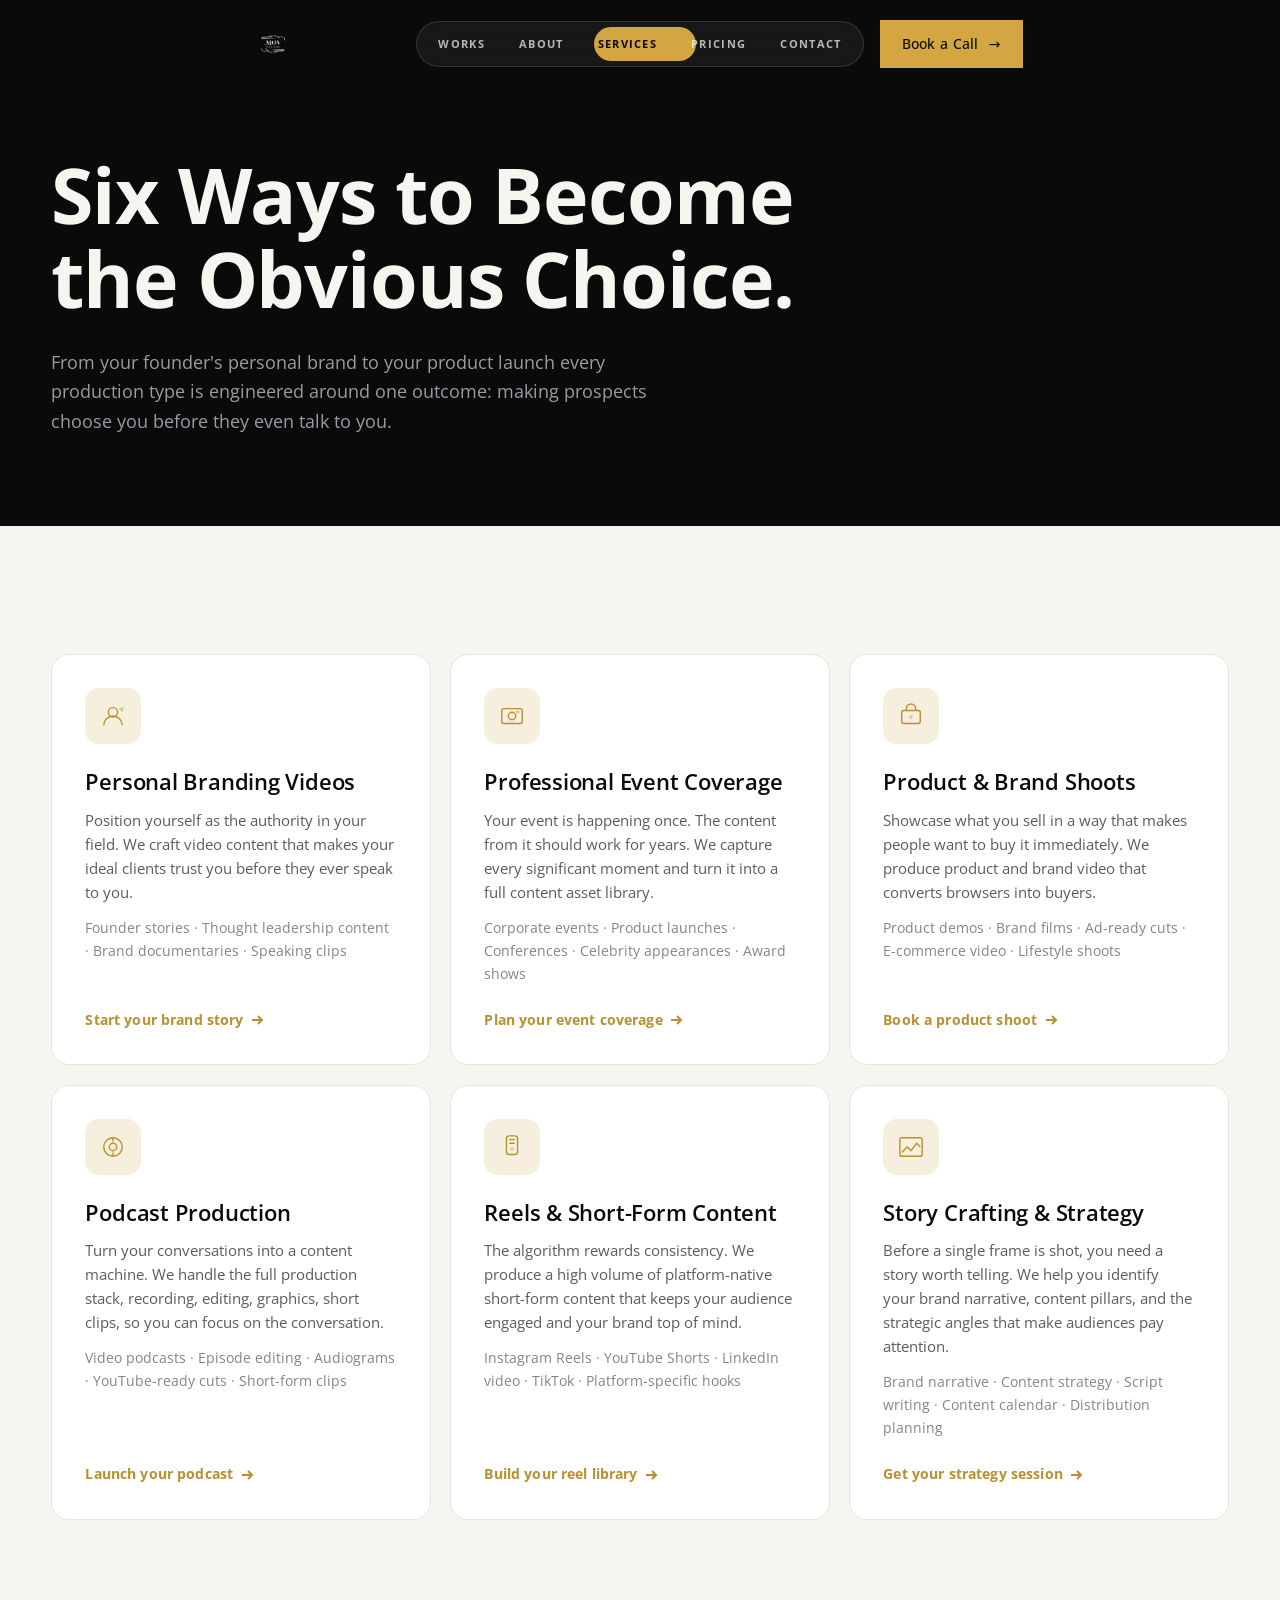
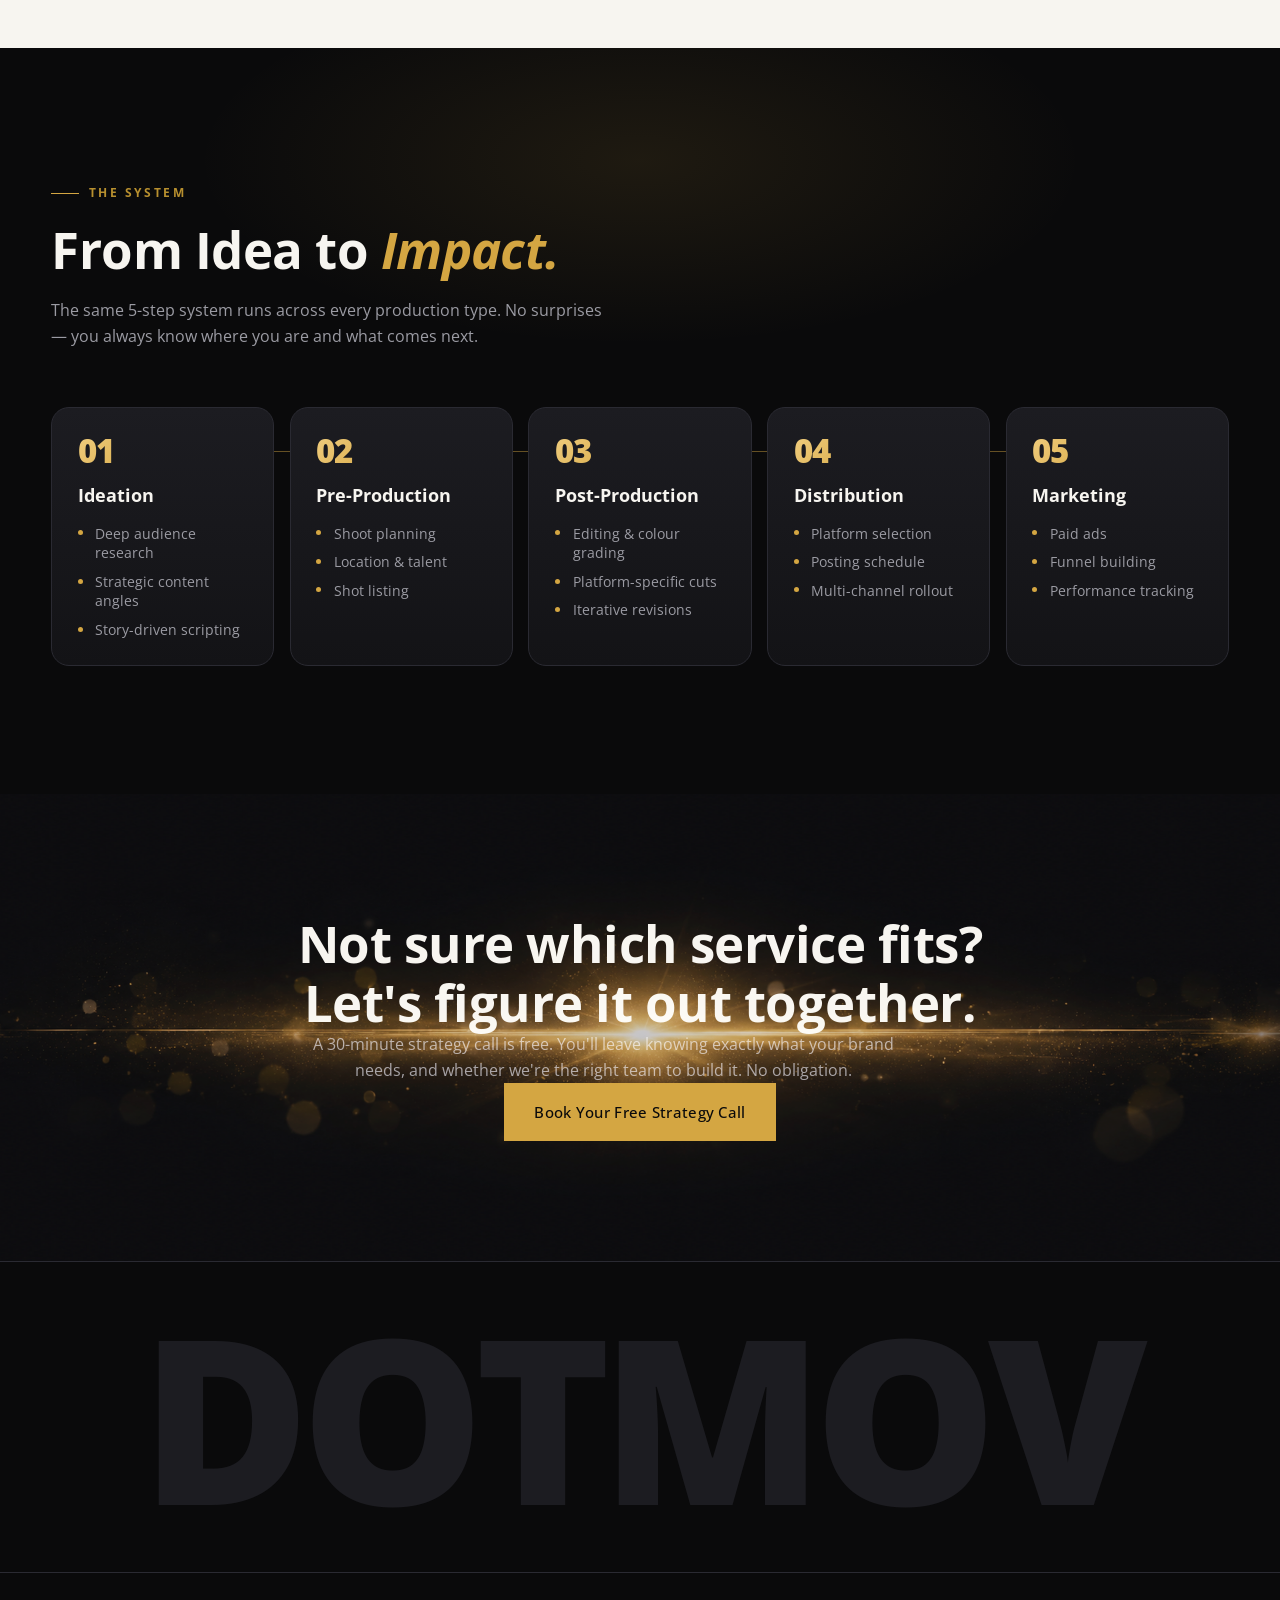
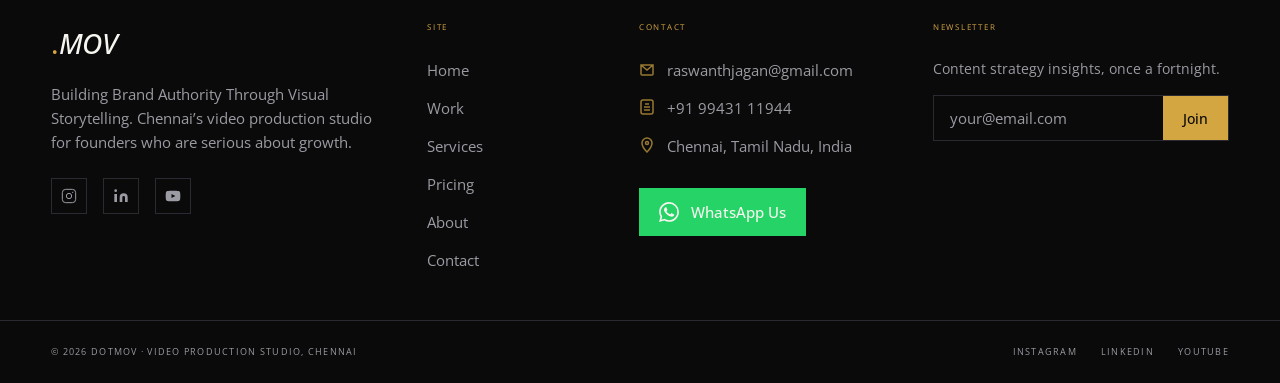
<file: services.html>
<!DOCTYPE html>
<html lang="en">
<head>
  <meta charset="UTF-8">
  <meta name="viewport" content="width=device-width, initial-scale=1.0">
  <title>Services | DotMov | Video Production &amp; Personal Branding Chennai</title>
  <meta name="description" content="Personal branding videos, event coverage, product shoots, podcast production, reels and short-form content. End-to-end video production in Chennai.">
  <meta property="og:title" content="DotMov Services: What We Do">
  <meta property="og:description" content="Six ways DotMov helps founders and brands build authority through video.">
  <meta property="og:image" content="assets/logo/og-image.jpg">
  <meta property="og:url" content="https://dotmov.in/services.html">
  <meta name="twitter:card" content="summary_large_image">
  <link rel="icon" href="assets/logo/favicon.ico">
  <link rel="canonical" href="https://dotmov.in/services.html">
  <link rel="stylesheet" href="css/style.css">
</head>
<body>

<nav class="mobile-nav" id="mobileNav" role="navigation" aria-label="Mobile navigation">
  <button class="mobile-nav-close" id="mobileNavClose" aria-label="Close menu">&#x2715;</button>
  <a href="index.html"    class="mobile-nav-link"><span class="mobile-nav-label">Home</span></a>
  <a href="work.html"     class="mobile-nav-link"><span class="mobile-nav-label">Work</span></a>
  <a href="services.html" class="mobile-nav-link"><span class="mobile-nav-label">Services</span></a>
  <a href="pricing.html"  class="mobile-nav-link"><span class="mobile-nav-label">Pricing</span></a>
  <a href="about.html"    class="mobile-nav-link"><span class="mobile-nav-label">About</span></a>
  <a href="contact.html" class="btn-primary mobile-nav-cta">Book a Call <span class="btn-arrow">&#x2192;</span></a>
</nav>

<header class="navbar" id="navbar">
  <div class="container">
    <div class="navbar-inner">
      <a href="index.html" class="navbar-logo" aria-label="DotMov home">
        <img src="assets/logo/logo-fetched-1.png" alt="DotMov" height="36" onerror="this.style.display='none';this.nextElementSibling.style.display='block'">
        <span class="logo-text" style="display:none"><span class="logo-dot">.</span>MOV</span>
      </a>
      <nav class="pill-nav" id="pillNav" aria-label="Main navigation">
        <span class="pill-cursor" id="pillCursor" aria-hidden="true"></span>
        <a href="work.html" class="pill-link">WORKS</a>
        <a href="about.html" class="pill-link">ABOUT</a>
        <a href="services.html" class="pill-link">SERVICES</a>
        <a href="pricing.html" class="pill-link">PRICING</a>
        <a href="contact.html" class="pill-link">CONTACT</a>
      </nav>
      <div class="navbar-cta-wrap">
        <a href="contact.html" class="btn-primary navbar-cta">Book a Call <span class="btn-arrow">&#x2192;</span></a>
        <button class="hamburger" id="hamburger" aria-label="Open menu" aria-expanded="false">
          <span></span><span></span><span></span>
        </button>
      </div>
    </div>
  </div>
</header>

<!-- Page Hero -->
<section class="page-hero">
  <div class="container">
    
    <h1>Six Ways to Become<br>the Obvious Choice.</h1>
    <p>From your founder's personal brand to your product launch every production type is engineered around one outcome: making prospects choose you before they even talk to you.</p>
  </div>
</section>

<!-- Services Grid -->
<section class="section bg-paper">
  <div class="container">
    <div class="services-grid">

      <div class="service-card reveal reveal-delay-1">
        <div class="service-icon">
          <svg viewBox="0 0 28 28" fill="none" stroke="currentColor" stroke-width="1.5"><circle cx="14" cy="10" r="5"/><path d="M4 24c0-5.52 4.48-10 10-10s10 4.48 10 10"/><polygon points="20,6 26,4 24,10" fill="currentColor" stroke="none" opacity=".4"/></svg>
        </div>
        <h3>Personal Branding Videos</h3>
        <p>Position yourself as the authority in your field. We craft video content that makes your ideal clients trust you before they ever speak to you.</p>
        <p style="margin-top:.75rem; font-size:.9rem; color:rgba(10,10,10,.5); max-width:none;">Founder stories · Thought leadership content · Brand documentaries · Speaking clips</p>
        <a href="contact.html" class="text-link">Start your brand story <svg width="14" height="14" viewBox="0 0 14 14" fill="none" stroke="currentColor" stroke-width="2"><line x1="2" y1="7" x2="12" y2="7"/><polyline points="8,3 12,7 8,11"/></svg></a>
      </div>

      <div class="service-card reveal reveal-delay-2">
        <div class="service-icon">
          <svg viewBox="0 0 28 28" fill="none" stroke="currentColor" stroke-width="1.5"><rect x="3" y="6" width="22" height="16" rx="2"/><circle cx="14" cy="14" r="4"/><rect x="18" y="8" width="4" height="3" rx="1" fill="currentColor" stroke="none" opacity=".4"/></svg>
        </div>
        <h3>Professional Event Coverage</h3>
        <p>Your event is happening once. The content from it should work for years. We capture every significant moment and turn it into a full content asset library.</p>
        <p style="margin-top:.75rem; font-size:.9rem; color:rgba(10,10,10,.5); max-width:none;">Corporate events · Product launches · Conferences · Celebrity appearances · Award shows</p>
        <a href="contact.html" class="text-link">Plan your event coverage <svg width="14" height="14" viewBox="0 0 14 14" fill="none" stroke="currentColor" stroke-width="2"><line x1="2" y1="7" x2="12" y2="7"/><polyline points="8,3 12,7 8,11"/></svg></a>
      </div>

      <div class="service-card reveal reveal-delay-3">
        <div class="service-icon">
          <svg viewBox="0 0 28 28" fill="none" stroke="currentColor" stroke-width="1.5"><rect x="4" y="8" width="20" height="14" rx="2"/><path d="M9 8V6a5 5 0 0110 0v2"/><circle cx="14" cy="15" r="2" fill="currentColor" stroke="none" opacity=".4"/></svg>
        </div>
        <h3>Product &amp; Brand Shoots</h3>
        <p>Showcase what you sell in a way that makes people want to buy it immediately. We produce product and brand video that converts browsers into buyers.</p>
        <p style="margin-top:.75rem; font-size:.9rem; color:rgba(10,10,10,.5); max-width:none;">Product demos · Brand films · Ad-ready cuts · E-commerce video · Lifestyle shoots</p>
        <a href="contact.html" class="text-link">Book a product shoot <svg width="14" height="14" viewBox="0 0 14 14" fill="none" stroke="currentColor" stroke-width="2"><line x1="2" y1="7" x2="12" y2="7"/><polyline points="8,3 12,7 8,11"/></svg></a>
      </div>

      <div class="service-card reveal reveal-delay-1">
        <div class="service-icon">
          <svg viewBox="0 0 28 28" fill="none" stroke="currentColor" stroke-width="1.5"><circle cx="14" cy="14" r="10"/><path d="M10 14c0-2.21 1.79-4 4-4s4 1.79 4 4-1.79 4-4 4-4-1.79-4-4z"/><line x1="14" y1="4" x2="14" y2="8"/><line x1="14" y1="20" x2="14" y2="24"/></svg>
        </div>
        <h3>Podcast Production</h3>
        <p>Turn your conversations into a content machine. We handle the full production stack, recording, editing, graphics, short clips, so you can focus on the conversation.</p>
        <p style="margin-top:.75rem; font-size:.9rem; color:rgba(10,10,10,.5); max-width:none;">Video podcasts · Episode editing · Audiograms · YouTube-ready cuts · Short-form clips</p>
        <a href="contact.html" class="text-link">Launch your podcast <svg width="14" height="14" viewBox="0 0 14 14" fill="none" stroke="currentColor" stroke-width="2"><line x1="2" y1="7" x2="12" y2="7"/><polyline points="8,3 12,7 8,11"/></svg></a>
      </div>

      <div class="service-card reveal reveal-delay-2">
        <div class="service-icon">
          <svg viewBox="0 0 28 28" fill="none" stroke="currentColor" stroke-width="1.5"><rect x="8" y="2" width="12" height="20" rx="3"/><line x1="11" y1="6" x2="17" y2="6"/><line x1="11" y1="10" x2="17" y2="10"/><circle cx="14" cy="16" r="2" fill="currentColor" stroke="none" opacity=".4"/></svg>
        </div>
        <h3>Reels &amp; Short-Form Content</h3>
        <p>The algorithm rewards consistency. We produce a high volume of platform-native short-form content that keeps your audience engaged and your brand top of mind.</p>
        <p style="margin-top:.75rem; font-size:.9rem; color:rgba(10,10,10,.5); max-width:none;">Instagram Reels · YouTube Shorts · LinkedIn video · TikTok · Platform-specific hooks</p>
        <a href="contact.html" class="text-link">Build your reel library <svg width="14" height="14" viewBox="0 0 14 14" fill="none" stroke="currentColor" stroke-width="2"><line x1="2" y1="7" x2="12" y2="7"/><polyline points="8,3 12,7 8,11"/></svg></a>
      </div>

      <div class="service-card reveal reveal-delay-3">
        <div class="service-icon">
          <svg viewBox="0 0 28 28" fill="none" stroke="currentColor" stroke-width="1.5"><path d="M4 20l6-6 4 4 6-8 4 4"/><rect x="2" y="4" width="24" height="20" rx="2"/></svg>
        </div>
        <h3>Story Crafting &amp; Strategy</h3>
        <p>Before a single frame is shot, you need a story worth telling. We help you identify your brand narrative, content pillars, and the strategic angles that make audiences pay attention.</p>
        <p style="margin-top:.75rem; font-size:.9rem; color:rgba(10,10,10,.5); max-width:none;">Brand narrative · Content strategy · Script writing · Content calendar · Distribution planning</p>
        <a href="contact.html" class="text-link">Get your strategy session <svg width="14" height="14" viewBox="0 0 14 14" fill="none" stroke="currentColor" stroke-width="2"><line x1="2" y1="7" x2="12" y2="7"/><polyline points="8,3 12,7 8,11"/></svg></a>
      </div>

    </div>
  </div>
</section>

<!-- Process -->
<section class="section process-section">
  <div class="container">
    <div class="section-header reveal">
      <span class="eyebrow-line">The System</span>
      <h2>From Idea to <em>Impact.</em></h2>
      <p>The same 5-step system runs across every production type. No surprises — you always know where you are and what comes next.</p>
    </div>
    <div class="process-track">
      <div class="step-card s1 reveal reveal-delay-1">
        <div class="step-number">01</div>
        <h4>Ideation</h4>
        <ul>
          <li>Deep audience research</li>
          <li>Strategic content angles</li>
          <li>Story-driven scripting</li>
        </ul>
      </div>
      <div class="step-card s2 reveal reveal-delay-2">
        <div class="step-number">02</div>
        <h4>Pre-Production</h4>
        <ul>
          <li>Shoot planning</li>
          <li>Location &amp; talent</li>
          <li>Shot listing</li>
        </ul>
      </div>
      <div class="step-card s3 reveal reveal-delay-3">
        <div class="step-number">03</div>
        <h4>Post-Production</h4>
        <ul>
          <li>Editing &amp; colour grading</li>
          <li>Platform-specific cuts</li>
          <li>Iterative revisions</li>
        </ul>
      </div>
      <div class="step-card s4 reveal reveal-delay-4">
        <div class="step-number">04</div>
        <h4>Distribution</h4>
        <ul>
          <li>Platform selection</li>
          <li>Posting schedule</li>
          <li>Multi-channel rollout</li>
        </ul>
      </div>
      <div class="step-card s5 reveal" style="transition-delay:.5s">
        <div class="step-number">05</div>
        <h4>Marketing</h4>
        <ul>
          <li>Paid ads</li>
          <li>Funnel building</li>
          <li>Performance tracking</li>
        </ul>
      </div>
    </div>
  </div>
</section>

<!-- CTA Band -->
<section class="cta-band">
  <div class="container">
    <div class="reveal">
      <h2>Not sure which service fits?<br>Let's figure it out together.</h2>
      <p>A 30-minute strategy call is free. You'll leave knowing exactly what your brand needs, and whether we're the right team to build it. No obligation.</p>
      <a href="contact.html" class="btn-primary">Book Your Free Strategy Call</a>
    </div>
  </div>
</section>

<footer class="footer">

  <div class="footer-wordmark" aria-hidden="true">
    <span class="footer-wordmark-text">DOTMOV</span>
  </div>

  <div class="footer-cols">

    <div class="footer-brand-col">
      <span class="footer-logo-text"><span class="footer-logo-dot">.</span>MOV</span>
      <p class="footer-tagline">Building Brand Authority Through Visual Storytelling. Chennai&#x2019;s video production studio for founders who are serious about growth.</p>
      <div class="footer-socials">
        <a href="https://instagram.com/dotmov.in" target="_blank" rel="noopener" class="social-link" aria-label="Instagram">
          <svg viewBox="0 0 24 24" fill="none" stroke="currentColor" stroke-width="1.5" aria-hidden="true"><rect x="2" y="2" width="20" height="20" rx="5"/><circle cx="12" cy="12" r="4"/><circle cx="17.5" cy="6.5" r="1" fill="currentColor" stroke="none"/></svg>
        </a>
        <a href="https://linkedin.com/company/dotmov" target="_blank" rel="noopener" class="social-link" aria-label="LinkedIn">
          <svg viewBox="0 0 24 24" fill="currentColor" aria-hidden="true"><path d="M16 8a6 6 0 016 6v7h-4v-7a2 2 0 00-2-2 2 2 0 00-2 2v7h-4v-7a6 6 0 016-6zM2 9h4v12H2z"/><circle cx="4" cy="4" r="2"/></svg>
        </a>
        <a href="https://youtube.com/@dotmov" target="_blank" rel="noopener" class="social-link" aria-label="YouTube">
          <svg viewBox="0 0 24 24" fill="currentColor" aria-hidden="true"><path d="M22.54 6.42a2.78 2.78 0 00-1.95-1.96C18.88 4 12 4 12 4s-6.88 0-8.59.46a2.78 2.78 0 00-1.95 1.96A29 29 0 001 12a29 29 0 00.46 5.58A2.78 2.78 0 003.41 19.6C5.12 20 12 20 12 20s6.88 0 8.59-.46a2.78 2.78 0 001.95-1.95A29 29 0 0023 12a29 29 0 00-.46-5.58zM9.75 15.02V8.98L15.5 12l-5.75 3.02z"/></svg>
        </a>
      </div>
    </div>

    <div>
      <span class="footer-col-title">Site</span>
      <nav class="footer-links" aria-label="Footer navigation">
        <a href="index.html">Home</a>
        <a href="work.html">Work</a>
        <a href="services.html">Services</a>
        <a href="pricing.html">Pricing</a>
        <a href="about.html">About</a>
        <a href="contact.html">Contact</a>
      </nav>
    </div>

    <div>
      <span class="footer-col-title">Contact</span>
      <div class="footer-contact-item">
        <svg width="16" height="16" viewBox="0 0 16 16" fill="none" stroke="currentColor" stroke-width="1.5" aria-hidden="true"><path d="M2 4l6 5 6-5M2 4h12v9a1 1 0 01-1 1H3a1 1 0 01-1-1V4z"/></svg>
        <span>raswanthjagan@gmail.com</span>
      </div>
      <div class="footer-contact-item">
        <svg width="16" height="16" viewBox="0 0 16 16" fill="none" stroke="currentColor" stroke-width="1.5" aria-hidden="true"><rect x="2" y="1" width="12" height="14" rx="2"/><line x1="6" y1="5" x2="10" y2="5"/><line x1="5" y1="8" x2="11" y2="8"/><line x1="5" y1="11" x2="11" y2="11"/></svg>
        <span>+91 99431 11944</span>
      </div>
      <div class="footer-contact-item">
        <svg width="16" height="16" viewBox="0 0 16 16" fill="none" stroke="currentColor" stroke-width="1.5" aria-hidden="true"><path d="M8 1C5.24 1 3 3.24 3 6c0 4 5 9 5 9s5-5 5-9c0-2.76-2.24-5-5-5z"/><circle cx="8" cy="6" r="1.5"/></svg>
        <span>Chennai, Tamil Nadu, India</span>
      </div>
      <a href="https://wa.me/919943111944?text=Hi%20Raswanth%2C%20I%27d%20like%20to%20book%20a%20strategy%20call." target="_blank" rel="noopener" class="wa-btn" style="margin-top:1rem;">
        <svg viewBox="0 0 24 24" fill="currentColor" width="18" height="18" aria-hidden="true"><path d="M17.472 14.382c-.297-.149-1.758-.867-2.03-.967-.273-.099-.471-.148-.67.15-.197.297-.767.966-.94 1.164-.173.199-.347.223-.644.075-.297-.15-1.255-.463-2.39-1.475-.883-.788-1.48-1.761-1.653-2.059-.173-.297-.018-.458.13-.606.134-.133.298-.347.446-.52.149-.174.198-.298.298-.497.099-.198.05-.371-.025-.52-.075-.149-.669-1.612-.916-2.207-.242-.579-.487-.5-.669-.51-.173-.008-.371-.01-.57-.01-.198 0-.52.074-.792.372-.272.297-1.04 1.016-1.04 2.479 0 1.462 1.065 2.875 1.213 3.074.149.198 2.096 3.2 5.077 4.487.709.306 1.262.489 1.694.625.712.227 1.36.195 1.871.118.571-.085 1.758-.719 2.006-1.413.248-.694.248-1.289.173-1.413-.074-.124-.272-.198-.57-.347m-5.421 7.403h-.004a9.87 9.87 0 01-5.031-1.378l-.361-.214-3.741.982.998-3.648-.235-.374a9.86 9.86 0 01-1.51-5.26c.001-5.45 4.436-9.884 9.888-9.884 2.64 0 5.122 1.03 6.988 2.898a9.825 9.825 0 012.893 6.994c-.003 5.45-4.437 9.884-9.885 9.884m8.413-18.297A11.815 11.815 0 0012.05 0C5.495 0 .16 5.335.157 11.892c0 2.096.547 4.142 1.588 5.945L.057 24l6.305-1.654a11.882 11.882 0 005.683 1.448h.005c6.554 0 11.89-5.335 11.893-11.893a11.821 11.821 0 00-3.48-8.413z"/></svg>
        WhatsApp Us
      </a>
    </div>

    <div>
      <span class="footer-col-title">Newsletter</span>
      <p style="font-size:.875rem;color:var(--text-on-dark-mut);margin-bottom:1rem;line-height:1.55;">Content strategy insights, once a fortnight.</p>
      <form class="newsletter-form" onsubmit="return false;" aria-label="Newsletter signup">
        <input type="email" class="newsletter-input" placeholder="your@email.com" aria-label="Email address" autocomplete="email">
        <button type="submit" class="newsletter-btn">Join</button>
      </form>
    </div>

  </div>

  <div class="footer-bottom">
    <span>&copy; 2026 DOTMOV &middot; VIDEO PRODUCTION STUDIO, CHENNAI</span>
    <div class="footer-socials-bottom">
      <a href="https://instagram.com/dotmov.in" target="_blank" rel="noopener">INSTAGRAM</a>
      <a href="https://linkedin.com/company/dotmov" target="_blank" rel="noopener">LINKEDIN</a>
      <a href="https://youtube.com/@dotmov" target="_blank" rel="noopener">YOUTUBE</a>
    </div>
  </div>

</footer>
<script src="js/main.js"></script>
</body>
</html>
</file>
<file: css/style.css>
/* ============================================================
   DotMov v2 — Cinematic Authority Design System
   ============================================================
   Fonts:    Open Sans (all uses — display, body, labels)
   Palette:  ink / paper / gold / navy
   Motion:   expo out · word-by-word hero reveal · curtain reveals · pinned scroll
   Radius:   0 (sharp corners — the brand signature)
   ============================================================ */

@import url('https://fonts.googleapis.com/css2?family=Open+Sans:ital,wght@0,300;0,400;0,500;0,600;0,700;0,800;1,300;1,400;1,600;1,700&display=swap');

/* ── Design Tokens ──────────────────────────────────────────── */
:root {
  /* Cinematic Authority palette */
  --ink:            #0a0a0b;
  --ink-2:          #131316;
  --ink-3:          #1c1c21;
  --line-dark:      #2a2a32;

  --paper:          #f7f5f0;
  --paper-2:        #ffffff;
  --line-light:     #e8e4dc;

  --navy:           #1a1b4b;
  --navy-2:         #0f1035;

  --gold:           #d4a642;
  --gold-2:         #b8902f;
  --gold-glow:      rgba(212,166,66,.18);

  --text-on-dark:       #f7f5f0;
  --text-on-dark-mut:   #9b9ba3;
  --text-on-light:      #0a0a0b;
  --text-on-light-mut:  #5a5a64;

  /* Type — Open Sans throughout */
  --font-display: 'Open Sans', system-ui, sans-serif;
  --font-sans:    'Open Sans', system-ui, sans-serif;
  --font-mono:    'Open Sans', ui-monospace, monospace;

  /* Easing */
  --ease-out-expo: cubic-bezier(0.19, 1, 0.22, 1);
  --ease-in-out:   cubic-bezier(0.65, 0, 0.35, 1);

  /* Spacing */
  --gutter: clamp(20px, 4vw, 56px);
  --max-w:  1440px;

  /* Aliases used across inner pages */
  --paper-soft: #f6f7fb;
  --line:       #e8e4dc;
  --r-sm:       8px;
  --r-md:       16px;
  --r-lg:       24px;
  --r-full:     999px;
}

/* ── Reset ──────────────────────────────────────────────────── */
*, *::before, *::after { box-sizing: border-box; margin: 0; padding: 0; }
html { scroll-behavior: smooth; font-size: 16px; }
body {
  font-family: var(--font-sans);
  font-size: 1rem;
  line-height: 1.6;
  color: var(--text-on-light);
  background: var(--paper);
  -webkit-font-smoothing: antialiased;
  -moz-osx-font-smoothing: grayscale;
  overflow-x: hidden;
}
img, video, svg { max-width: 100%; display: block; }
a { color: inherit; text-decoration: none; }
button { font-family: inherit; cursor: pointer; border: none; background: none; }
ul { list-style: none; }
p { max-width: 68ch; }

/* ── Focus rings ─────────────────────────────────────────────── */
:focus-visible {
  outline: 2px solid var(--gold);
  outline-offset: 4px;
}

/* ── Typography Scale ────────────────────────────────────────── */
.display-xxl {
  font-family: var(--font-display);
  font-weight: 800;
  font-size: clamp(3rem, 8vw, 7.5rem);
  line-height: 1.05;
  letter-spacing: -0.02em;
}
.display-xl {
  font-family: var(--font-display);
  font-weight: 700;
  font-size: clamp(2.5rem, 6vw, 5rem);
  line-height: 1.1;
  letter-spacing: -0.015em;
}
.display-l {
  font-family: var(--font-display);
  font-weight: 700;
  font-size: clamp(1.875rem, 4vw, 3.25rem);
  line-height: 1.15;
  letter-spacing: -0.01em;
}
.display-m {
  font-family: var(--font-display);
  font-weight: 600;
  font-size: clamp(1.375rem, 2.5vw, 2rem);
  line-height: 1.25;
  letter-spacing: -0.005em;
}
.body-l {
  font-family: var(--font-sans);
  font-size: 1.125rem;
  line-height: 1.65;
}
.body-m {
  font-family: var(--font-sans);
  font-size: 1rem;
  line-height: 1.7;
}
.label-mono {
  font-family: var(--font-mono);
  font-size: 0.75rem;
  letter-spacing: 0.14em;
  text-transform: uppercase;
  font-weight: 600;
}
.numeric-xl {
  font-family: var(--font-sans);
  font-weight: 700;
  font-size: clamp(2.75rem, 5.5vw, 4.5rem);
  letter-spacing: -0.01em;
  line-height: 1;
}

/* Headline elements */
h1 { font-family: var(--font-display); font-weight: 700; font-size: clamp(2.5rem, 6vw, 5rem); line-height: 1.1; letter-spacing: -0.015em; }
h2 { font-family: var(--font-display); font-weight: 700; font-size: clamp(1.875rem, 4vw, 3.25rem); line-height: 1.15; letter-spacing: -0.01em; }
h3 { font-family: var(--font-display); font-weight: 600; font-size: clamp(1.375rem, 2.5vw, 2rem); line-height: 1.25; }
h4 { font-family: var(--font-sans); font-weight: 600; font-size: 1.125rem; line-height: 1.4; }

/* Italic gold accent — the signature move */
em {
  font-style: italic;
  color: var(--gold);
}

/* ── Layout ──────────────────────────────────────────────────── */
.container {
  max-width: var(--max-w);
  margin: 0 auto;
  padding: 0 var(--gutter);
}
.section    { padding: clamp(80px, 10vw, 140px) 0; }
.section-sm { padding: clamp(40px, 5vw, 64px) 0; }
.section-dark  { background: var(--ink);   color: var(--text-on-dark); }
.section-light { background: var(--paper); color: var(--text-on-light); }
.section-warm  { background: var(--paper); }

/* Named bg helpers used across inner pages */
.bg-paper { background: var(--paper); }
.bg-soft  { background: var(--paper-soft); }
.bg-dark  { background: var(--ink-2); color: var(--text-on-dark); }

/* Proof / stats dark band (about page) */
.ps-section {
  background: var(--ink-2);
  color: var(--text-on-dark);
}

/* Section-number prefix system */
.section-num,
.hero-eyebrow,
.celeb-num,
.ig-tile-num,
.cta-band-num,
.mobile-nav-num,
.label.eyebrow,
.eyebrow {
  display: none !important;
}

/* Gold hairline under section num */
.section-num::after {
  content: '';
  display: block;
  width: 48px;
  height: 1px;
  background: var(--gold);
  margin-top: 0.75rem;
}

/* ── Buttons ─────────────────────────────────────────────────── */
.btn-primary {
  display: inline-flex;
  align-items: center;
  gap: 10px;
  background: var(--gold);
  color: var(--ink);
  padding: 17px 30px;
  border-radius: 0;
  font-family: var(--font-sans);
  font-weight: 500;
  font-size: 0.9375rem;
  letter-spacing: 0.02em;
  border: none;
  cursor: pointer;
  text-decoration: none;
  transition: background 0.3s ease, transform 0.4s var(--ease-out-expo);
  position: relative;
  white-space: nowrap;
}
.btn-primary:hover {
  background: var(--gold-2);
}
.btn-primary .btn-arrow {
  transition: transform 0.4s var(--ease-out-expo);
  display: inline-block;
}
.btn-primary:hover .btn-arrow { transform: translateX(5px); }

.btn-ghost {
  display: inline-flex;
  align-items: center;
  gap: 10px;
  background: transparent;
  color: currentColor;
  padding: 17px 0;
  border: none;
  border-bottom: 1px solid currentColor;
  border-radius: 0;
  font-family: var(--font-sans);
  font-weight: 500;
  font-size: 0.9375rem;
  letter-spacing: 0.02em;
  cursor: pointer;
  text-decoration: none;
  transition: gap 0.4s var(--ease-out-expo);
  white-space: nowrap;
}
.btn-ghost:hover { gap: 16px; }
.btn-ghost .btn-arrow {
  transition: transform 0.4s var(--ease-out-expo);
  display: inline-block;
}
.btn-ghost:hover .btn-arrow { transform: translateX(4px); }

/* Prominent outline CTA — clearly a button; secondary to the gold fill */
.btn-outline {
  display: inline-flex; align-items: center; justify-content: center; gap: 10px;
  background: transparent;
  color: var(--gold);
  border: 1.5px solid var(--gold);
  padding: 15px 28px;
  border-radius: 0;
  font-family: var(--font-sans); font-weight: 600; font-size: 0.9375rem; letter-spacing: 0.02em;
  cursor: pointer; text-decoration: none; white-space: nowrap;
  transition: background 0.3s ease, color 0.3s ease, box-shadow 0.3s ease, transform 0.4s var(--ease-out-expo);
}
.btn-outline:hover { background: var(--gold); color: var(--ink); box-shadow: 0 12px 30px -12px var(--gold); }
.btn-outline .btn-arrow { transition: transform 0.4s var(--ease-out-expo); display: inline-block; }
.btn-outline:hover .btn-arrow { transform: translateX(5px); }

/* Full-width button modifier */
.btn-block { display: flex; width: 100%; justify-content: center; }

/* Give the gold primary a little lift so it reads as the main action */
.btn-primary:hover { box-shadow: 0 14px 32px -12px var(--gold); transform: translateY(-1px); }

/* Legacy button classes mapped to new system for inner pages */
.btn {
  display: inline-flex;
  align-items: center;
  gap: 10px;
  padding: 15px 28px;
  border-radius: 0;
  font-family: var(--font-sans);
  font-weight: 500;
  font-size: 0.9375rem;
  letter-spacing: 0.02em;
  cursor: pointer;
  text-decoration: none;
  transition: background 0.3s ease, transform 0.4s var(--ease-out-expo), color 0.3s ease;
  white-space: nowrap;
}
.btn-gold     { background: var(--gold); color: var(--ink); }
.btn-gold:hover { background: var(--gold-2); }
.btn-secondary { background: transparent; color: var(--navy); border: 1px solid var(--navy); }
.btn-secondary:hover { background: var(--navy); color: var(--paper); }
.btn-ghost-white { background: transparent; color: var(--paper); border-bottom: 1px solid rgba(255,255,255,0.5); padding: 15px 0; }
.btn-ghost-white:hover { border-bottom-color: white; }
.btn-lg { padding: 19px 36px; font-size: 1rem; }
.btn-sm { padding: 10px 20px; font-size: 0.875rem; }

/* ── Navbar ──────────────────────────────────────────────────── */
.navbar {
  position: fixed;
  top: 0; left: 0; right: 0;
  z-index: 100;
  height: 88px;
  display: flex;
  align-items: center;
  transition: background 0.6s var(--ease-out-expo),
              height 0.6s var(--ease-out-expo),
              backdrop-filter 0.6s ease;
}
.navbar.scrolled {
  background: rgba(10,10,11,0.92);
  backdrop-filter: blur(20px) saturate(140%);
  -webkit-backdrop-filter: blur(20px) saturate(140%);
  height: 64px;
}
.navbar-inner {
  display: grid;
  grid-template-columns: 1fr auto 1fr;
  align-items: center;
  gap: 1rem;
  width: 100%;
}
.navbar-logo {
  display: flex;
  align-items: center;
  gap: 0.5rem;
  text-decoration: none;
  justify-self: start;
}
.navbar-logo img {
  height: 32px;
  width: auto;
  max-width: 120px;
  filter: brightness(0) invert(1);
  transition: filter 0.4s ease;
}
.logo-text {
  font-family: var(--font-display);
  font-weight: 800;
  font-size: 1.25rem;
  color: var(--paper);
  letter-spacing: 0.04em;
  line-height: 1;
}
.logo-text .logo-dot { color: var(--gold); }

/* ── Pill Navigation (reference: 21st.dev/krittyz/nav-header) ─── */
.pill-nav {
  position: relative;
  display: flex;
  align-items: center;
  justify-self: center;
  background: rgba(255, 255, 255, 0.06);
  border: 1px solid rgba(255, 255, 255, 0.13);
  border-radius: 999px;
  padding: 5px;
  gap: 2px;
  backdrop-filter: blur(16px) saturate(140%);
  -webkit-backdrop-filter: blur(16px) saturate(140%);
  transition: background 0.4s ease, border-color 0.4s ease;
}
.navbar.scrolled .pill-nav {
  background: rgba(255, 255, 255, 0.08);
  border-color: rgba(255, 255, 255, 0.18);
}

/* The sliding gold cursor — moves behind active/hovered link */
.pill-cursor {
  position: absolute;
  top: 5px;
  left: 5px;
  height: calc(100% - 10px);
  background: var(--gold);
  border-radius: 999px;
  /* Spring-like easing — mimics Framer Motion spring */
  transition: left   0.38s cubic-bezier(0.34, 1.4, 0.64, 1),
              width  0.38s cubic-bezier(0.34, 1.4, 0.64, 1),
              opacity 0.2s ease;
  pointer-events: none;
  opacity: 0;
  will-change: left, width;
}

/* Nav links */
.pill-link {
  position: relative;
  z-index: 1;
  padding: 8px 16px;
  font-family: var(--font-sans);
  font-size: 0.6875rem;
  font-weight: 700;
  letter-spacing: 0.12em;
  text-transform: uppercase;
  color: rgba(247, 245, 240, 0.72);
  border-radius: 999px;
  white-space: nowrap;
  transition: color 0.22s ease;
  cursor: pointer;
  text-decoration: none;
}
/* Text goes dark when the gold cursor is underneath */
.pill-link.pill-active,
.pill-link.pill-over {
  color: var(--ink);
}
/* Keep the active link styled even without hover */
.pill-link.active {
  color: var(--ink);
}

.navbar-cta-wrap {
  display: flex;
  align-items: center;
  gap: 1rem;
  justify-self: end;
}
.navbar-cta { font-size: 0.875rem; padding: 13px 22px; }

/* Hamburger */
.hamburger {
  display: none;
  flex-direction: column;
  gap: 5px;
  padding: 8px;
  cursor: pointer;
  border: none;
  background: none;
}
.hamburger span {
  display: block;
  width: 22px;
  height: 1.5px;
  background: var(--paper);
  transition: transform 0.4s var(--ease-out-expo), opacity 0.3s ease;
}
.hamburger.open span:nth-child(1) { transform: translateY(6.5px) rotate(45deg); }
.hamburger.open span:nth-child(2) { opacity: 0; }
.hamburger.open span:nth-child(3) { transform: translateY(-6.5px) rotate(-45deg); }

/* Mobile nav overlay */
.mobile-nav {
  position: fixed;
  inset: 0;
  background: var(--ink);
  z-index: 99;
  display: flex;
  flex-direction: column;
  align-items: flex-start;
  justify-content: center;
  padding: 0 var(--gutter);
  gap: 0;
  opacity: 0;
  pointer-events: none;
  transition: opacity 0.5s var(--ease-out-expo);
}
.mobile-nav.open { opacity: 1; pointer-events: all; }
.mobile-nav-link {
  display: flex;
  align-items: baseline;
  gap: 1.25rem;
  padding: 1rem 0;
  border-bottom: 1px solid var(--line-dark);
  width: 100%;
  text-decoration: none;
  color: var(--text-on-dark);
  transition: color 0.3s ease;
}
.mobile-nav-link:first-of-type { border-top: 1px solid var(--line-dark); }
.mobile-nav-link:hover { color: var(--gold); }
.mobile-nav-num {
  font-family: var(--font-mono);
  font-size: 0.625rem;
  letter-spacing: 0.12em;
  color: var(--text-on-dark-mut);
  min-width: 28px;
}
.mobile-nav-label {
  font-family: var(--font-display);
  font-weight: 500;
  font-size: clamp(1.75rem, 5vw, 2.5rem);
  letter-spacing: -0.02em;
  line-height: 1;
}
.mobile-nav-close {
  position: absolute;
  top: 1.5rem;
  right: var(--gutter);
  width: 44px;
  height: 44px;
  border: 1px solid var(--line-dark);
  border-radius: 50%;
  display: flex;
  align-items: center;
  justify-content: center;
  color: var(--gold);
  font-size: 1.25rem;
  background: none;
  cursor: pointer;
  transition: background 0.3s ease, border-color 0.3s ease;
}
.mobile-nav-close:hover { background: var(--gold); color: var(--ink); border-color: var(--gold); }
.mobile-nav-cta { margin-top: 2.5rem; }

/* ── Hero ────────────────────────────────────────────────────── */
.hero {
  position: relative;
  min-height: 100vh;
  min-height: 100svh;
  display: flex;
  flex-direction: column;
  overflow: hidden;
  background:
    radial-gradient(120% 90% at 50% 0%, #17140d 0%, #0b0a09 48%, #060606 100%);
}
/* Cinematic studio backdrop — atmospheric, behind the floating icons & content */
.hero::before {
  content: '';
  position: absolute;
  inset: 0;
  background: url("../assets/illustrations/hero-backdrop.png") center right / cover no-repeat;
  opacity: 0.42;
  mix-blend-mode: screen;
  pointer-events: none;
  z-index: 0;
}

/* ── Floating geometric shapes (kokonut-style, brand palette) ── */
.hero-shapes { position: absolute; inset: 0; z-index: 0; pointer-events: none; }
.hero-shape {
  position: absolute;
  width: var(--w); height: var(--h);
  opacity: 0;
  animation: heroShapeIn 1s var(--ease-out-expo, cubic-bezier(.16,1,.3,1)) var(--d, 0s) forwards;
  will-change: transform, opacity;
}
.hero-shape-rot { width: 100%; height: 100%; transform: rotate(var(--rot, 0deg)); }
.hero-shape-fill {
  width: 100%; height: 100%;
  display: flex; align-items: center; justify-content: center;
  color: var(--icon, var(--gold));
  filter: drop-shadow(0 6px 22px var(--glow, rgba(232,180,90,.4)));
  animation: heroFloat var(--dur, 13s) ease-in-out infinite;
  animation-delay: var(--fd, 0s);
}
.hero-shape-fill svg { width: 100%; height: 100%; opacity: .4; }
@keyframes heroShapeIn {
  from { opacity: 0; transform: translateY(90px); }
  to   { opacity: 1; transform: translateY(0); }
}
@keyframes heroFloat {
  0%, 100% { transform: translateY(0); }
  50%      { transform: translateY(-18px); }
}
/* per-icon placement / size / colour / timing (kept clear of the left-aligned headline) */
.hs-1 { --w: 104px; --h: 104px; --rot: -10deg; --icon: #e8b45a; --glow: rgba(232,180,90,.4);  --dur: 13s; --d:.15s; right: 9%;  top: 17%; }   /* video camera */
.hs-2 { --w: 84px;  --h: 84px;  --rot: 14deg;  --icon: #d68c46; --glow: rgba(214,140,70,.4);  --dur: 15s; --d:.30s; right: 24%; bottom: 16%; } /* clapperboard */
.hs-3 { --w: 66px;  --h: 66px;  --rot: -6deg;  --icon: #f7f5f0; --glow: rgba(247,245,240,.22); --dur: 11s; --d:.25s; left: 7%;   top: 12%; }   /* aperture */
.hs-4 { --w: 58px;  --h: 58px;  --rot: 16deg;  --icon: #e8b45a; --glow: rgba(232,180,90,.4);  --dur: 12s; --d:.40s; right: 6%;  top: 56%; }   /* play */
.hs-5 { --w: 72px;  --h: 72px;  --rot: -16deg; --icon: #d68c46; --glow: rgba(214,140,70,.4);  --dur: 14s; --d:.50s; right: 40%; top: 9%; }    /* camera */

/* Soft brand glow + bottom vignette for text legibility */
.hero-glow {
  position: absolute; inset: 0; z-index: 1; pointer-events: none;
  background:
    radial-gradient(40% 35% at 18% 22%, rgba(232,180,90,.10), transparent 70%),
    radial-gradient(45% 40% at 85% 80%, rgba(86,118,180,.10), transparent 70%);
}
.hero-vignette {
  position: absolute; inset: 0; z-index: 1; pointer-events: none;
  background: linear-gradient(180deg, rgba(6,6,6,.55) 0%, transparent 28%, transparent 60%, rgba(6,6,6,.85) 100%);
}

@media (prefers-reduced-motion: reduce) {
  .hero-shape { opacity: 1; animation: none; }
  .hero-shape-fill { animation: none; }
}

/* Smaller, less crowding icons on phones */
@media (max-width: 640px) {
  .hs-1 { --w: 76px;  --h: 76px;  right: 7%; top: 15%; }
  .hs-2 { --w: 60px;  --h: 60px;  right: 12%; bottom: 14%; }
  .hs-3 { --w: 48px;  --h: 48px;  left: 6%;  top: 11%; }
  .hs-4 { --w: 44px;  --h: 44px;  right: 7%; top: 52%; }
  .hs-5 { --w: 52px;  --h: 52px;  right: 34%; top: 8%; }
}

/* Content layer */
.hero-content-wrap {
  position: relative;
  z-index: 3;
  flex: 1;
  display: flex;
  align-items: center;
  padding: 140px var(--gutter) 80px;
}

.hero-content { max-width: 900px; }

/* Section label with typewriter */
.hero-eyebrow {
  font-family: var(--font-mono);
  font-size: 0.6875rem;
  letter-spacing: 0.18em;
  text-transform: uppercase;
  color: var(--gold);
  display: flex;
  align-items: center;
  gap: 0.75rem;
  margin-bottom: 2rem;
  opacity: 0;
  animation: heroFadeUp 0.8s var(--ease-out-expo) 0.2s forwards;
}
.hero-eyebrow-line {
  display: inline-block;
  width: 48px;
  height: 1px;
  background: var(--gold);
}

/* Headline word-by-word reveal */
.hero-headline {
  font-family: var(--font-display);
  font-weight: 800;
  font-size: clamp(2.5rem, 6vw, 5.5rem);
  line-height: 1.1;
  letter-spacing: -0.02em;
  color: var(--text-on-dark);
  margin-bottom: 2rem;
}
.hero-headline em {
  font-style: italic;
  color: var(--gold);
}

/* Each word in the headline wraps a span for clip-path reveal */
.hero-word {
  display: inline-block;
  overflow: hidden;
  vertical-align: top;
  padding-bottom: 0.25em;
  margin-bottom: -0.25em;
  margin-right: 0.22em;
}
.hero-word-inner {
  display: inline-block;
  transform: translateY(110%);
  opacity: 0;
  padding-bottom: 0.05em;
}

@media (prefers-reduced-motion: no-preference) {
  .hero-word-inner {
    animation: wordReveal 1.0s var(--ease-out-expo) forwards;
    opacity: 1;
  }
}

@keyframes wordReveal {
  from { transform: translateY(110%); }
  to   { transform: translateY(0); }
}

/* Hero sub */
.hero-sub {
  font-family: var(--font-sans);
  font-size: clamp(1rem, 1.5vw, 1.1875rem);
  line-height: 1.6;
  color: var(--text-on-dark-mut);
  max-width: 560px;
  margin-bottom: 2.5rem;
  opacity: 0;
  animation: heroFadeUp 1s var(--ease-out-expo) 1.2s forwards;
}

/* Hero CTAs */
.hero-ctas {
  display: flex;
  gap: 2rem;
  align-items: center;
  flex-wrap: wrap;
  opacity: 0;
  animation: heroFadeUp 1s var(--ease-out-expo) 1.5s forwards;
}

@keyframes heroFadeUp {
  from { opacity: 0; transform: translateY(20px); }
  to   { opacity: 1; transform: translateY(0); }
}

/* Scroll indicator */
.hero-scroll-indicator {
  position: absolute;
  bottom: 7rem;
  left: var(--gutter);
  z-index: 3;
  display: flex;
  flex-direction: column;
  align-items: center;
  gap: 0.5rem;
  opacity: 0;
  animation: heroFadeUp 1s var(--ease-out-expo) 2s forwards;
}
.hero-scroll-text {
  font-family: var(--font-mono);
  font-size: 0.5625rem;
  letter-spacing: 0.2em;
  text-transform: uppercase;
  color: rgba(247,245,240,0.4);
  writing-mode: vertical-rl;
}
.hero-scroll-line {
  width: 1px;
  height: 40px;
  background: linear-gradient(to bottom, rgba(212,166,66,0.8), transparent);
  animation: scrollPulse 2s ease-in-out infinite;
}
@keyframes scrollPulse {
  0%, 100% { opacity: 0.3; transform: scaleY(0.5) translateY(-8px); }
  50%       { opacity: 1;   transform: scaleY(1)   translateY(0); }
}

/* Now Playing credit */
.hero-now-playing {
  position: absolute;
  bottom: 7.5rem;
  right: var(--gutter);
  z-index: 3;
  text-align: right;
  opacity: 0;
  animation: heroFadeUp 1s var(--ease-out-expo) 2.2s forwards;
}
.hero-now-playing-label {
  font-family: var(--font-mono);
  font-size: 0.5625rem;
  letter-spacing: 0.18em;
  text-transform: uppercase;
  color: rgba(247,245,240,0.35);
  display: block;
  margin-bottom: 0.3rem;
}
.hero-now-playing-title {
  font-family: var(--font-mono);
  font-size: 0.6875rem;
  color: rgba(247,245,240,0.5);
  display: block;
  margin-bottom: 0.2rem;
}
.hero-now-playing-time {
  font-family: var(--font-mono);
  font-size: 0.625rem;
  color: rgba(247,245,240,0.3);
}

/* Hero brand strip */
/* ── Logos trust strip (logos3 style) ───────────────────────── */
.logos-section {
  background: #ffffff;
  padding: 4rem 0;
  border-top: 1px solid #e8e4dc;
  border-bottom: 1px solid #e8e4dc;
  overflow: hidden;
}


/* Scrolling container — very gentle fade at edges, no cropping */
.logos-track-wrap {
  overflow: hidden;
  -webkit-mask-image: linear-gradient(to right, transparent 0%, black 4%, black 96%, transparent 100%);
  mask-image: linear-gradient(to right, transparent 0%, black 4%, black 96%, transparent 100%);
}

/* Infinite scroll track */
.logos-track {
  display: flex;
  align-items: center;
  gap: 6rem;
  width: max-content;
  padding: 0.5rem 2rem;
  animation: logosScroll 34s linear infinite;
}
.logos-track:hover { animation-play-state: paused; }

@keyframes logosScroll {
  from { transform: translateX(0); }
  to   { transform: translateX(-33.333%); }
}

/* Individual logo — full opacity, crisp, no dimming */
.logos-item {
  display: flex;
  align-items: center;
  justify-content: center;
  flex-shrink: 0;
  opacity: 1;
  transition: transform 0.3s ease;
}
.logos-item:hover {
  transform: scale(1.06);
}

/* Joyalukkas: white logo — navy pill */
.logos-item--dark {
  background: var(--navy);
  border-radius: 6px;
  padding: 8px 18px;
}

.logos-track img {
  height: 52px;
  max-width: 200px;
  width: auto;
  object-fit: contain;
  display: block;
}

/* Square/circular logos (Chennai Freelancers Club) */
.logos-track img[alt="Chennai Freelancers Club"] {
  height: 56px;
  max-width: 56px;
}

/* ── (02) Stats Band ─────────────────────────────────────────── */
.stats-section {
  background: var(--ink-2);
  padding: clamp(60px, 8vw, 100px) 0;
  position: relative;
  overflow: hidden;
}
.stats-section::before {
  content: '';
  position: absolute;
  top: 0; left: 0; right: 0;
  height: 1px;
  background: var(--line-dark);
}
.stats-header {
  margin-bottom: 3.5rem;
}
.stats-header h2 { color: var(--text-on-dark); }

.stats-grid {
  display: grid;
  grid-template-columns: repeat(4, 1fr);
  gap: 0;
}
.stat-block {
  padding: 2.5rem 2rem;
  border-right: 1px solid var(--line-dark);
  position: relative;
}
.stat-block:last-child { border-right: none; }
.stat-number {
  font-family: var(--font-display);
  font-weight: 800;
  font-size: clamp(2.5rem, 5vw, 4rem);
  letter-spacing: -0.02em;
  color: var(--text-on-dark);
  line-height: 1;
  display: block;
  margin-bottom: 0.75rem;
}
.stat-label {
  font-family: var(--font-mono);
  font-size: 0.625rem;
  letter-spacing: 0.18em;
  text-transform: uppercase;
  color: var(--text-on-dark-mut);
}

/* ── (03) Celebrity Strip ────────────────────────────────────── */
.celeb-section {
  background: var(--ink);
  padding: clamp(80px, 10vw, 140px) 0 0;
  overflow: hidden;
}
.celeb-header {
  padding: 0 var(--gutter);
  margin-bottom: 3rem;
}
.celeb-header h2 { color: var(--text-on-dark); max-width: 720px; }
.celeb-header h2 em { color: var(--gold); }

/* Progress + counter row */
.celeb-controls {
  display: flex;
  align-items: center;
  justify-content: flex-end;
  gap: 1.5rem;
  padding: 0 var(--gutter);
  margin-bottom: 1.5rem;
}
.celeb-progress-bar {
  flex: 1;
  max-width: 300px;
  height: 1px;
  background: var(--line-dark);
  position: relative;
  overflow: hidden;
}
.celeb-progress-fill {
  position: absolute;
  left: 0; top: 0; bottom: 0;
  width: 0%;
  background: var(--gold);
  transition: width 0.1s ease;
}
.celeb-counter {
  font-family: var(--font-mono);
  font-size: 0.625rem;
  letter-spacing: 0.14em;
  color: var(--text-on-dark-mut);
  white-space: nowrap;
}

/* The scrollable strip */
.celeb-strip-wrap {
  overflow-x: auto;
  -webkit-overflow-scrolling: touch;
  touch-action: pan-x;          /* horizontal swipes scroll the strip; vertical swipes scroll the page */
  scroll-snap-type: x mandatory;
  scroll-behavior: smooth;
  cursor: grab;
  padding-bottom: 3rem;
}
.celeb-strip-wrap:active { cursor: grabbing; }
.celeb-strip-wrap::-webkit-scrollbar { display: none; }
.celeb-strip-wrap { scrollbar-width: none; }

.celeb-strip {
  display: flex;
  gap: 2px;
  width: max-content;
  padding: 0 var(--gutter);
}

.celeb-figure {
  width: 420px;
  height: 560px;
  flex-shrink: 0;
  position: relative;
  overflow: hidden;
  scroll-snap-align: start;
  background: var(--ink-3);
  cursor: default;
}

.celeb-figure img {
  width: 100%;
  height: 100%;
  object-fit: cover;
  transition: transform 0.8s var(--ease-out-expo);
}
.celeb-figure:hover img { transform: scale(1.04); }

/* Gold border reveal on hover */
.celeb-figure::before {
  content: '';
  position: absolute;
  inset: 0;
  border: 1px solid var(--gold);
  z-index: 3;
  clip-path: inset(0 100% 100% 0);
  transition: clip-path 0.6s var(--ease-out-expo);
  pointer-events: none;
}
.celeb-figure:hover::before { clip-path: inset(0 0% 0% 0); }

/* Gradient overlay */
.celeb-figure-overlay {
  position: absolute;
  inset: 0;
  background: linear-gradient(
    to top,
    rgba(10,10,11,0.9) 0%,
    rgba(10,10,11,0.2) 45%,
    transparent 70%
  );
  z-index: 1;
}

/* Caption */
.celeb-figure-caption {
  position: absolute;
  bottom: 0;
  left: 0;
  right: 0;
  padding: 1.5rem;
  z-index: 2;
}
.celeb-num {
  font-family: var(--font-mono);
  font-size: 0.5625rem;
  letter-spacing: 0.16em;
  color: var(--gold);
  display: block;
  margin-bottom: 0.4rem;
}
.celeb-name {
  font-family: var(--font-mono);
  font-size: 0.75rem;
  letter-spacing: 0.12em;
  text-transform: uppercase;
  color: var(--text-on-dark);
  display: block;
  margin-bottom: 0.25rem;
}
.celeb-sub {
  font-family: var(--font-display);
  font-style: italic;
  font-size: 0.875rem;
  color: var(--text-on-dark-mut);
  display: block;
}

/* Object-position per image */
.celeb-figure:nth-child(2)  img { object-position: center 40%; }
.celeb-figure:nth-child(3)  img { object-position: center 28%; }
.celeb-figure:nth-child(5)  img { object-position: center 28%; }
.celeb-figure:nth-child(7)  img { object-position: 30% 10%; }
.celeb-figure:nth-child(6)  img { object-position: center 20%; }
.celeb-figure:nth-child(8)  img { object-position: center 15%; }
.celeb-figure:nth-child(9)  img { object-position: center 10%; }
.celeb-figure:nth-child(10) img { object-position: center 18%; }
.celeb-figure:nth-child(11) img { object-position: center 5%; }
.celeb-figure:nth-child(12) img { object-position: center 10%; }
.celeb-figure:nth-child(13) img { object-position: center 48%; }

/* Caption below strip */
.celeb-caption {
  font-family: var(--font-display);
  font-style: italic;
  font-size: 1rem;
  color: var(--text-on-dark-mut);
  padding: 2rem var(--gutter) 3rem;
  display: block;
}

/* ── (04) Case Studies ───────────────────────────────────────── */
/* ── (04) Cases — phone mockup showcase ──────────────────────── */
.cases-section {
  background: var(--ink);
  padding: clamp(80px, 10vw, 130px) 0;
}
.cases-header {
  margin-bottom: clamp(48px, 6vw, 72px);
}
.cases-header h2 {
  color: var(--text-on-dark);
  font-size: clamp(1.75rem, 3.5vw, 2.75rem);
  line-height: 1.2;
}
.cases-header h2 em { color: var(--gold); }
.cases-header p {
  color: var(--text-on-dark-mut);
  margin-top: 0.75rem;
  font-size: 1.0625rem;
}

/* Showcase 2-col grid: phone | content */
.cases-showcase {
  display: grid;
  grid-template-columns: auto 1fr;
  gap: clamp(48px, 8vw, 100px);
  align-items: center;
}

/* ── Phone column ──────────────────────────────────────────────── */
.cases-phone-col {
  display: flex;
  flex-direction: column;
  align-items: center;
  gap: 2rem;
  flex-shrink: 0;
}

/* ── 3D tilt zone ──────────────────────────────────────────────── */
.phone-tilt-zone {
  perspective: 900px;
  perspective-origin: 50% 40%;
  cursor: default;
  position: relative;
}

/* Floating bob animation wrapper */
.phone-float-wrap {
  position: relative;
  animation: phoneFloat 6s ease-in-out infinite;
  will-change: transform;
}
@keyframes phoneFloat {
  0%,100% { transform: translateY(0); }
  50%     { transform: translateY(-14px); }
}

/* Ground shadow — shifts & blurs to fake depth */
.phone-ground-shadow {
  position: absolute;
  bottom: -30px;
  left: 50%;
  transform: translateX(-50%);
  width: 200px;
  height: 30px;
  background: rgba(0,0,0,0.5);
  filter: blur(24px);
  border-radius: 50%;
  transition: transform 0.15s ease, opacity 0.15s ease;
  pointer-events: none;
}

/* ── Phone frame — pure CSS iPhone-style ──────────────────────── */
.phone-frame {
  position: relative;
  width: 274px;
  background: #1c1c1e;
  border-radius: 52px;
  padding: 14px 10px 16px;
  transform-style: preserve-3d;
  will-change: transform;
  /* multi-layer ring to fake aluminium edge */
  box-shadow:
    0 0 0 1.5px #48484a,
    0 0 0 3.5px #1c1c1e,
    0 0 0 5px #3a3a3c,
    inset 0 0 0 1px rgba(255,255,255,0.06);
  transition: transform 0.08s linear;
}

/* Side buttons */
.phone-side-btn {
  position: absolute;
  background: #3a3a3c;
  border-radius: 2px;
}
.phone-side-vol-up {
  left: -5px; top: 108px;
  width: 4px; height: 36px;
  box-shadow: -1px 0 0 #555, 1px 0 0 #222;
}
.phone-side-vol-dn {
  left: -5px; top: 156px;
  width: 4px; height: 36px;
  box-shadow: -1px 0 0 #555, 1px 0 0 #222;
}
.phone-side-power {
  right: -5px; top: 120px;
  width: 4px; height: 56px;
  box-shadow: 1px 0 0 #555, -1px 0 0 #222;
}

/* Dynamic Island pill */
.phone-dynamic-island {
  position: absolute;
  top: 20px;
  left: 50%;
  transform: translateX(-50%);
  width: 104px;
  height: 32px;
  background: #000;
  border-radius: 20px;
  z-index: 20;
  box-shadow: 0 0 0 1px #333;
}

/* Screen */
.phone-screen {
  border-radius: 40px;
  overflow: hidden;
  aspect-ratio: 9 / 19.5;
  background: #000;
  position: relative;
  width: 100%;
}
.phone-screen video {
  width: 100%;
  height: 100%;
  object-fit: cover;
  display: block;
  pointer-events: none;
}

/* Glass glare — follows mouse */
.phone-glare {
  position: absolute;
  inset: 0;
  border-radius: 40px;
  pointer-events: none;
  z-index: 30;
  transition: background 0.05s linear;
  background: radial-gradient(circle at 30% 25%,
    rgba(255,255,255,0.10) 0%,
    rgba(255,255,255,0)    55%);
}

/* Home indicator */
.phone-home-bar {
  width: 110px;
  height: 4px;
  background: rgba(255,255,255,0.22);
  border-radius: 2px;
  margin: 10px auto 2px;
}

/* ── Reel UI overlay ─────────────────────────────────────────── */
.reel-ui {
  position: absolute;
  inset: 0;
  display: flex;
  flex-direction: column;
  justify-content: flex-end;
  pointer-events: none;
  z-index: 10;
  /* slim bottom gradient — only enough to seat the handle, video stays clear */
  background: linear-gradient(
    to top,
    rgba(0,0,0,0.58) 0%,
    rgba(0,0,0,0.12) 22%,
    rgba(0,0,0,0)    40%
  );
}

/* Bottom row — minimal: just the client handle over a soft gradient */
.reel-bottom {
  display: flex;
  align-items: flex-end;
  padding: 0 14px 16px;
}
.reel-user {
  display: flex;
  align-items: center;
  gap: 9px;
  min-width: 0;
}
.reel-avatar {
  width: 30px;
  height: 30px;
  border-radius: 50%;
  background: var(--gold);
  color: var(--ink);
  font-size: 0.8125rem;
  font-weight: 800;
  display: flex;
  align-items: center;
  justify-content: center;
  flex-shrink: 0;
  border: 1.5px solid rgba(255,255,255,0.9);
}
.reel-handle {
  font-size: 0.75rem;
  font-weight: 700;
  color: #fff;
  white-space: nowrap;
  text-shadow: 0 1px 4px rgba(0,0,0,0.5);
}

/* ── Client switcher tabs ─────────────────────────────────────── */
.cases-switcher {
  display: flex;
  gap: 0.5rem;
  width: 100%;
}
.case-switch-btn {
  flex: 1;
  display: flex;
  flex-direction: column;
  gap: 0.4rem;
  background: none;
  border: none;
  cursor: pointer;
  padding: 0;
  text-align: left;
}
.case-switch-btn[disabled] { cursor: default; opacity: 0.35; }

.csb-line {
  display: block;
  height: 2px;
  width: 100%;
  background: var(--line-dark);
  border-radius: 1px;
  transition: background 0.3s ease;
}
.case-switch-btn.active .csb-line { background: var(--gold); }

.csb-label {
  font-size: 0.6875rem;
  font-weight: 600;
  letter-spacing: 0.06em;
  text-transform: uppercase;
  color: var(--text-on-dark-mut);
  transition: color 0.3s ease;
}
.case-switch-btn.active .csb-label { color: var(--text-on-dark); }

/* ── Content column ───────────────────────────────────────────── */
.cases-content-col { position: relative; min-height: 380px; }

.case-info {
  display: none;
  flex-direction: column;
  gap: 1.75rem;
}
.case-info.active {
  display: flex;
  animation: caseFadeUp 0.5s var(--ease-out-expo);
}
@keyframes caseFadeUp {
  from { opacity: 0; transform: translateY(18px); }
  to   { opacity: 1; transform: translateY(0); }
}

/* Service tag */
.case-service-tag {
  font-size: 0.6875rem;
  font-weight: 700;
  letter-spacing: 0.14em;
  text-transform: uppercase;
  color: var(--gold);
  display: flex;
  align-items: center;
  gap: 0.75rem;
}
.case-service-tag::before {
  content: '';
  display: inline-block;
  width: 24px;
  height: 1px;
  background: var(--gold);
}

/* Quote */
.case-quote {
  font-size: clamp(1.125rem, 2vw, 1.5rem);
  font-weight: 600;
  font-style: italic;
  color: var(--text-on-dark);
  line-height: 1.5;
  border-left: 2px solid var(--gold);
  padding-left: 1.5rem;
  max-width: 52ch;
}
.case-quote--muted { color: var(--text-on-dark-mut); font-size: 1rem; }

/* Attribution */
.case-attribution {
  font-size: 0.6875rem;
  font-weight: 700;
  letter-spacing: 0.12em;
  text-transform: uppercase;
  color: var(--text-on-dark-mut);
}

/* Dark stats grid */
.case-stats-dark {
  display: grid;
  grid-template-columns: 1fr 1fr;
  border: 1px solid var(--line-dark);
}
.csd-stat {
  padding: 1.25rem 1.5rem;
  border-right: 1px solid var(--line-dark);
}
.csd-stat:last-child { border-right: none; }
.csd-value {
  display: block;
  font-weight: 800;
  font-size: clamp(1.75rem, 3vw, 2.5rem);
  color: var(--gold);
  letter-spacing: -0.02em;
  line-height: 1;
  margin-bottom: 0.5rem;
}
.csd-label {
  font-size: 0.75rem;
  letter-spacing: 0.06em;
  text-transform: uppercase;
  color: var(--text-on-dark-mut);
  line-height: 1.45;
}

/* ── (05) Why DotMov — compact 3-column card grid ───────────── */
.why-section {
  background: var(--ink);
  padding: clamp(60px, 8vw, 100px) 0;
  position: relative;
  overflow: hidden;
}
/* Faint cinematic studio scene for depth — kept low so cards stay readable */
.why-section::before {
  content: '';
  position: absolute;
  inset: 0;
  background: url("../assets/illustrations/why-bg.png") center/cover no-repeat;
  opacity: 0.16;
  mix-blend-mode: screen;
  pointer-events: none;
  z-index: 0;
}
.why-section > .container { position: relative; z-index: 1; }

.why-section-header {
  margin-bottom: clamp(36px, 5vw, 56px);
}
.why-section-header h2 {
  color: var(--text-on-dark);
  font-size: clamp(1.5rem, 2.8vw, 2.25rem);
  line-height: 1.25;
  font-weight: 700;
}
.why-section-header h2 em { color: var(--gold); font-style: italic; }

/* 3 elevated, colour-graded cards: Problem -> System -> Outcome */
.why-grid {
  display: grid;
  grid-template-columns: repeat(3, 1fr);
  gap: clamp(1rem, 1.6vw, 1.5rem);
}

.why-card {
  --accent: #e8b45a; --soft: rgba(232,180,90,.16); --line: rgba(232,180,90,.45); --num2: #f3d39a;
  position: relative;
  overflow: hidden;
  background: linear-gradient(180deg, rgba(255,255,255,.05), rgba(255,255,255,.012));
  border: 1px solid rgba(255,255,255,.08);
  border-radius: 18px;
  padding: clamp(26px, 3vw, 40px);
  /* scroll reveal */
  opacity: 0;
  transform: translateY(36px);
  transition: opacity 0.75s var(--ease-out-expo),
              transform 0.75s var(--ease-out-expo),
              border-color 0.35s ease, box-shadow 0.35s ease;
}
.why-card.wc-visible { opacity: 1; transform: translateY(0); }
.why-card:nth-child(2) { transition-delay: 0.12s; }
.why-card:nth-child(3) { transition-delay: 0.24s; }

/* stage palettes */
.wc-1 { --accent: #e0685f; --soft: rgba(224,104,95,.16); --line: rgba(224,104,95,.5); --num2: #f0a59e; }
.wc-2 { --accent: #e8b45a; --soft: rgba(232,180,90,.16); --line: rgba(232,180,90,.5); --num2: #f3d39a; }
.wc-3 { --accent: #58c08a; --soft: rgba(88,192,138,.16); --line: rgba(88,192,138,.5); --num2: #9be0bd; }

/* coloured top accent bar */
.why-card::after {
  content: ''; position: absolute; left: 0; top: 0; height: 3px; width: 100%;
  background: linear-gradient(90deg, var(--accent), transparent 78%); opacity: .85;
}
/* mouse-follow spotlight */
.why-card::before {
  content: ''; position: absolute; inset: 0; z-index: 0; pointer-events: none;
  background: radial-gradient(420px circle at var(--mx, 50%) var(--my, -20%), var(--soft), transparent 62%);
  opacity: 0; transition: opacity .4s ease;
}
.why-card:hover::before { opacity: 1; }
.why-card:hover {
  transform: translateY(-6px);
  border-color: var(--line);
  box-shadow: 0 26px 64px -28px rgba(0,0,0,.75), 0 0 0 1px var(--soft);
}
.why-card > * { position: relative; z-index: 1; }

.why-card-top {
  display: flex;
  align-items: center;
  gap: .9rem;
  margin-bottom: 1.4rem;
}
.why-card-num {
  font-family: var(--font-display);
  font-weight: 800;
  font-size: clamp(2.1rem, 3vw, 3rem);
  line-height: 1;
  background: linear-gradient(135deg, var(--accent), var(--num2));
  -webkit-background-clip: text; background-clip: text; color: transparent;
  filter: drop-shadow(0 3px 12px var(--soft));
}
.why-card-stage {
  font-family: var(--font-mono);
  font-size: .66rem; font-weight: 700;
  letter-spacing: .14em; text-transform: uppercase;
  color: var(--accent);
  padding-left: .9rem;
  border-left: 1px solid var(--line);
}
.why-card-headline {
  font-size: clamp(0.9375rem, 1.4vw, 1.125rem);
  font-weight: 700;
  color: var(--text-on-dark);
  line-height: 1.4;
  margin-bottom: 0.875rem;
}
.why-card-headline em { color: var(--accent); font-style: italic; }

.why-card-body {
  font-size: 0.875rem;
  color: var(--text-on-dark-mut);
  line-height: 1.65;
  margin-bottom: 1.25rem;
  max-width: none;
}

.why-card-list {
  display: flex;
  flex-direction: column;
  gap: 0.6rem;
  list-style: none;
  padding: 0;
  border-top: 1px solid rgba(255,255,255,.08);
  padding-top: 1.25rem;
}
.why-card-list li {
  font-size: 0.8125rem;
  color: rgba(247,245,240,0.62);
  line-height: 1.55;
  padding-left: 1.35rem;
  position: relative;
}
.why-card-list li::before {
  content: '';
  position: absolute;
  left: 0;
  top: 0.5em;
  width: 9px; height: 9px;
  border-radius: 50%;
  background: var(--accent);
  opacity: .9;
  box-shadow: 0 0 10px var(--soft);
}

/* Legacy: keep these hidden so nothing breaks */
.why-outer, .why-spacer, .why-sticky, .why-mobile-stack,
.why-panel-block, .why-panel-mid, .why-panel-last,
.why-mobile-block { display: none !important; }

/* ── (06) Founder ────────────────────────────────────────────── */
/* ══ Founder — dark cinematic "film still" edition ══ */
.founder-section {
  background:
    radial-gradient(60% 70% at 18% 28%, rgba(212,166,66,0.13), transparent 60%),
    var(--ink);
  color: var(--text-on-dark);
  padding: clamp(80px, 10vw, 140px) 0;
  position: relative;
  overflow: hidden;
}
.founder-section > .container { position: relative; z-index: 1; }
/* oversized watermark word bleeding off the right edge */
.founder-watermark {
  position: absolute;
  right: -2%;
  bottom: -6%;
  font-family: var(--font-display);
  font-weight: 800;
  font-size: clamp(7rem, 22vw, 22rem);
  line-height: 0.8;
  letter-spacing: -0.04em;
  color: #fff;
  opacity: 0.025;
  pointer-events: none;
  user-select: none;
  z-index: 0;
}
/* invert text + accents for the dark backdrop */
.founder-section .founder-content h2 { color: var(--text-on-dark); }
.founder-section .founder-bullet { color: var(--text-on-dark); }
.founder-section .founder-pull-quote { color: var(--text-on-dark); }
.founder-section .fs-val { color: var(--text-on-dark); }
.founder-section .founder-stats { border-top-color: rgba(255,255,255,0.12); }
.founder-section .founder-stat { border-left-color: rgba(255,255,255,0.10); }
.founder-section .eyebrow-line { margin-bottom: 1.25rem; }
/* portrait: warm film-still glow + the gold offset frame already in place */
.founder-section .founder-portrait-wrap::after {
  content: '';
  position: absolute;
  inset: -10%;
  background: radial-gradient(circle at 50% 42%, rgba(212,166,66,0.22), transparent 68%);
  z-index: 0;
  pointer-events: none;
}
.founder-section .founder-portrait { box-shadow: 0 40px 80px -30px rgba(0,0,0,0.7); }
.founder-grid {
  display: grid;
  grid-template-columns: 1fr 1fr;
  gap: clamp(3rem, 6vw, 7rem);
  align-items: center;
}
.founder-img-wrap {
  position: relative;
}
.founder-img-label {
  font-family: var(--font-mono);
  font-size: 0.5625rem;
  letter-spacing: 0.18em;
  text-transform: uppercase;
  color: var(--text-on-light-mut);
  display: block;
  margin-bottom: 1rem;
}
.founder-portrait {
  width: 100%;
  aspect-ratio: 4/5;
  object-fit: cover;
  object-position: center 15%;
  display: block;
  border: 1px solid var(--gold);
  position: relative;
  z-index: 1;
  /* Film grain overlay */
  filter: contrast(1.03);
}
.founder-img-wrap::before {
  content: '';
  position: absolute;
  inset: 0;
  background-image: url("data:image/svg+xml,%3Csvg viewBox='0 0 200 200' xmlns='http://www.w3.org/2000/svg'%3E%3Cfilter id='g'%3E%3CfeTurbulence baseFrequency='0.9' numOctaves='4' stitchTiles='stitch'/%3E%3C/filter%3E%3Crect width='100%25' height='100%25' filter='url(%23g)' opacity='1'/%3E%3C/svg%3E");
  opacity: 0.04;
  z-index: 2;
  pointer-events: none;
}
/* Portrait with an offset gold frame behind it (editorial) */
.founder-portrait-wrap { position: relative; }
.founder-portrait-wrap::before {
  content: '';
  position: absolute;
  inset: 0;
  transform: translate(18px, 18px);
  border: 1px solid var(--gold);
  z-index: 0;
  pointer-events: none;
}

/* Credentials → bold stat strip under the portrait */
.founder-stats {
  display: grid;
  grid-template-columns: repeat(4, 1fr);
  margin-top: 2.25rem;
  border-top: 1px solid var(--line-light);
  padding-top: 1.75rem;
}
.founder-stat {
  display: flex;
  flex-direction: column;
  gap: 0.4rem;
  padding-left: 1.1rem;
  border-left: 1px solid var(--line-light);
}
.founder-stat:first-child { padding-left: 0; border-left: none; }
.fs-val {
  font-family: var(--font-display);
  font-size: clamp(1.75rem, 2.6vw, 2.5rem);
  font-weight: 800;
  line-height: 0.9;
  letter-spacing: -0.03em;
  color: var(--text-on-light);
}
.fs-val em { color: var(--gold); font-style: normal; }
.fs-lbl {
  font-family: var(--font-mono);
  font-size: 0.625rem;
  letter-spacing: 0.16em;
  text-transform: uppercase;
  color: var(--text-on-light-mut);
}

.founder-content { }
.founder-section-num { margin-bottom: 2rem; }
.founder-content h2 {
  font-size: clamp(2.75rem, 6vw, 4.75rem);
  font-weight: 800;
  line-height: 0.92;
  letter-spacing: -0.035em;
  margin-bottom: 0.85rem;
  color: var(--text-on-light);
}
.founder-content h2 em { color: var(--gold); font-style: normal; }
.founder-title {
  font-family: var(--font-mono);
  font-size: 0.75rem;
  letter-spacing: 0.22em;
  text-transform: uppercase;
  color: var(--gold-2);
  margin-bottom: 2.5rem;
  display: flex;
  align-items: center;
  gap: 0.7rem;
}
.founder-title::before {
  content: '';
  width: 30px;
  height: 1.5px;
  background: var(--gold);
  display: inline-block;
  flex-shrink: 0;
}
.founder-bullets {
  display: flex;
  flex-direction: column;
  gap: 1.15rem;
  margin-bottom: 2.75rem;
}
.founder-bullet {
  display: flex;
  align-items: flex-start;
  gap: 1.1rem;
  font-size: clamp(1.0625rem, 1.25vw, 1.25rem);
  font-weight: 500;
  line-height: 1.45;
  color: var(--text-on-light);
}
.founder-bullet::before {
  content: '';
  display: block;
  width: 24px;
  height: 2px;
  background: var(--gold);
  margin-top: 0.72rem;
  flex-shrink: 0;
}
/* About-page founder block (distinct classes) */
.founder-bullet:has(.founder-bullet-icon)::before { display: none; }
.founder-bullet-icon {
  width: 24px; height: 24px;
  border-radius: 50%;
  background: var(--gold-glow);
  color: var(--gold-2);
  display: flex; align-items: center; justify-content: center;
  flex-shrink: 0;
  margin-top: 0.1rem;
}
.founder-bullet-icon svg { width: 12px; height: 12px; }
.founder-image-wrap { position: relative; }
.founder-image-wrap::before {
  content: '';
  position: absolute; inset: 0;
  transform: translate(16px, 16px);
  border: 1px solid var(--gold);
  z-index: 0;
}
.founder-image-wrap img {
  position: relative; z-index: 1;
  width: 100%;
  aspect-ratio: 4 / 5;
  object-fit: cover;
  display: block;
}
.founder-subtitle {
  font-family: var(--font-mono);
  font-size: 0.75rem;
  letter-spacing: 0.2em;
  text-transform: uppercase;
  color: var(--gold-2);
  margin: -0.25rem 0 1.75rem;
  display: flex; align-items: center; gap: 0.6rem;
}
.founder-subtitle::before {
  content: ''; width: 28px; height: 1.5px; background: var(--gold); flex-shrink: 0;
}
.founder-quote {
  font-family: var(--font-display);
  font-style: italic;
  font-size: clamp(1.125rem, 1.6vw, 1.4rem);
  line-height: 1.55;
  color: var(--text-on-light);
  border-left: 2px solid var(--gold);
  padding: 0.25rem 0 0.25rem 1.5rem;
  margin: 0.5rem 0 2rem;
  max-width: 56ch;
}
.founder-pull-quote {
  font-family: var(--font-display);
  font-style: italic;
  font-size: clamp(1.375rem, 2.3vw, 1.95rem);
  line-height: 1.5;
  color: var(--text-on-light);
  position: relative;
  padding: 2.25rem 0 2.25rem 2rem;
  margin-bottom: 2.75rem;
  border-left: 2px solid var(--gold);
}
.founder-pull-quote .quote-mark-open,
.founder-pull-quote .quote-mark-close {
  font-family: var(--font-display);
  font-size: 6rem;
  line-height: 0;
  color: var(--gold);
  opacity: 0.22;
  position: absolute;
}
.founder-pull-quote .quote-mark-open { top: 1.6rem; left: 0.6rem; }
.founder-pull-quote .quote-mark-close {
  bottom: -0.4rem;
  right: -0.2rem;
}

/* ── (07) Methodology — vertical timeline ─────────────────────── */
/* ── Method v2 — Cinema Accordion ───────────────────────────── */
.method-section {
  background: var(--ink);
  padding-top: clamp(60px, 8vw, 100px);
  padding-bottom: clamp(40px, 5vw, 64px);
  border-top: none;
}
.method-header { margin-bottom: clamp(28px, 3.5vw, 44px); }
.method-header h2 { color: var(--text-on-dark); }
.method-header h2 em { color: var(--gold); }

/* Track — horizontal strip */
.mv2-track {
  display: flex;
  height: clamp(380px, 42vw, 560px);
  border-top: 1px solid rgba(255,255,255,0.07);
  border-bottom: 1px solid rgba(255,255,255,0.07);
  overflow: hidden;
}

/* Card */
.mv2-card {
  flex: 1;
  position: relative;
  cursor: pointer;
  overflow: hidden;
  border-right: 1px solid rgba(255,255,255,0.05);
  transition: flex 0.8s cubic-bezier(0.76, 0, 0.24, 1);
}
.mv2-card:last-child { border-right: none; }
.mv2-card.active { flex: 5; cursor: default; }

/* Gold top bar draws in on active */
.mv2-card::before {
  content: '';
  position: absolute;
  top: 0; left: 0;
  height: 2px;
  width: 0%;
  background: var(--gold);
  z-index: 3;
  transition: width 0.8s cubic-bezier(0.76, 0, 0.24, 1);
}
.mv2-card.active::before { width: 100%; }

/* Subtle inner gradient */
.mv2-card::after {
  content: '';
  position: absolute;
  inset: 0;
  background: linear-gradient(160deg, rgba(212,166,66,0.04) 0%, transparent 50%);
  pointer-events: none;
  opacity: 0;
  transition: opacity 0.6s ease;
}
.mv2-card.active::after { opacity: 1; }

/* Collapsed view */
.mv2-compressed {
  position: absolute;
  inset: 0;
  display: flex;
  flex-direction: column;
  align-items: center;
  justify-content: flex-end;
  padding: 0 0 28px;
  gap: 10px;
  z-index: 2;
  opacity: 1;
  transition: opacity 0.2s ease;
}
.mv2-card.active .mv2-compressed {
  opacity: 0;
  pointer-events: none;
}

.mv2-c-num {
  font-size: 0.5625rem;
  font-weight: 800;
  letter-spacing: 0.22em;
  color: var(--gold);
}
.mv2-c-name {
  font-size: 0.75rem;
  font-weight: 700;
  color: rgba(255,255,255,0.3);
  writing-mode: vertical-rl;
  transform: rotate(180deg);
  line-height: 1;
  letter-spacing: 0.06em;
  white-space: nowrap;
}

/* Expanded view */
.mv2-expanded {
  position: absolute;
  inset: 0;
  padding: clamp(28px, 3.5vw, 52px);
  display: flex;
  flex-direction: column;
  justify-content: flex-end;
  z-index: 2;
  opacity: 0;
  transition: opacity 0.4s ease 0.3s;
  pointer-events: none;
}
.mv2-card.active .mv2-expanded {
  opacity: 1;
  pointer-events: all;
}

/* Ghost number — large, faded, bottom-right */
.mv2-ghost-num {
  position: absolute;
  right: clamp(16px, 3vw, 44px);
  bottom: clamp(20px, 3vw, 40px);
  font-size: clamp(5rem, 9vw, 12rem);
  font-weight: 900;
  color: var(--gold);
  opacity: 0.07;
  line-height: 1;
  pointer-events: none;
  z-index: 1;
  user-select: none;
  transition: opacity 0.4s ease;
}
.mv2-card.active .mv2-ghost-num { opacity: 0.09; }

/* Step illustration — large glowing accent in the upper-right of the active card.
   Images are gold-on-pure-black: mix-blend:screen drops the black against the
   dark card, and a soft radial mask feathers the edges so there is never a
   visible box seam, on any background. */
.mv2-art {
  position: absolute;
  top: clamp(14px, 2vw, 40px);
  right: clamp(10px, 1.8vw, 40px);
  width: clamp(170px, 23vw, 320px);
  height: auto;
  z-index: 0;
  opacity: 0;
  transform: translateY(16px) scale(0.94);
  transition: opacity 0.8s ease 0.25s, transform 1s var(--ease-out-expo) 0.25s;
  pointer-events: none;
}
.mv2-card.active .mv2-art { opacity: 1; transform: translateY(0) scale(1); }
.mv2-art img {
  display: block;
  width: 100%;
  height: auto;
  mix-blend-mode: screen;
  -webkit-mask-image: radial-gradient(circle at 50% 48%, #000 56%, transparent 84%);
          mask-image: radial-gradient(circle at 50% 48%, #000 56%, transparent 84%);
}

.mv2-label {
  font-size: 0.625rem;
  font-weight: 800;
  letter-spacing: 0.2em;
  color: var(--gold);
  text-transform: uppercase;
  margin-bottom: 14px;
}
.mv2-title {
  font-size: clamp(1.75rem, 2.8vw, 3rem);
  font-weight: 800;
  color: #fff;
  line-height: 1.1;
  margin-bottom: 16px;
}
.mv2-desc {
  font-size: clamp(0.875rem, 1vw, 1rem);
  color: rgba(255,255,255,0.52);
  line-height: 1.78;
  max-width: 44ch;
}

/* Footer: dots + counter */
.mv2-foot {
  display: flex;
  align-items: center;
  gap: 20px;
  padding-top: 20px;
}
.mv2-dots {
  display: flex;
  gap: 6px;
}
.mv2-dot {
  width: 28px;
  height: 2px;
  background: rgba(255,255,255,0.12);
  border: none;
  padding: 0;
  cursor: pointer;
  position: relative;
  overflow: hidden;
  transition: background 0.3s;
}
.mv2-dot.active { background: rgba(255,255,255,0.18); }
.mv2-dot.active::after {
  content: '';
  position: absolute;
  top: 0; left: 0;
  height: 100%;
  width: 0%;
  background: var(--gold);
  animation: mv2Fill 5s linear forwards;
}
@keyframes mv2Fill {
  from { width: 0%; }
  to   { width: 100%; }
}

.mv2-step-count {
  font-size: 0.6875rem;
  font-weight: 700;
  letter-spacing: 0.12em;
  color: rgba(255,255,255,0.22);
  margin-left: auto;
}

/* Mobile: vertical accordion */
@media (max-width: 640px) {
  /* Show the step illustration on mobile, sized to sit in the top-right
     above the bottom-aligned text (taller active card gives it room). */
  .mv2-art {
    display: block;
    top: 16px;
    right: 14px;
    left: auto;
    width: clamp(116px, 33vw, 150px);
  }
  .mv2-track {
    flex-direction: column;
    height: auto;
  }
  .mv2-card {
    flex: none;
    height: 54px;
    transition: height 0.6s cubic-bezier(0.76, 0, 0.24, 1);
    border-right: none;
    border-bottom: 1px solid rgba(255,255,255,0.05);
  }
  .mv2-card.active { flex: none; height: 420px; }
  .mv2-compressed {
    flex-direction: row;
    align-items: center;
    justify-content: flex-start;
    padding: 0 20px;
    gap: 14px;
  }
  .mv2-c-name {
    writing-mode: horizontal-tb;
    transform: none;
    font-size: 0.75rem;
    color: rgba(255,255,255,0.45);
    letter-spacing: 0.04em;
  }
  .mv2-ghost-num {
    font-size: 4.5rem;
    right: 14px;
    bottom: 14px;
  }
  .mv2-expanded { padding: 22px 20px; }
  .mv2-title { font-size: 1.5rem; }
}

/* Legacy method step — hide if still in DOM */
.method-timeline, .method-step { display: none !important; }

/* ── (08) Pricing ────────────────────────────────────────────── */
.pricing-section {
  background: var(--ink);
  padding: clamp(80px, 10vw, 140px) 0;
}
.pricing-header { margin-bottom: clamp(3rem, 5vw, 4.5rem); }
.pricing-header h2 { color: var(--text-on-dark); }
.pricing-header p { color: var(--text-on-dark-mut); font-size: 1.0625rem; }

/* ── Pricing — dark "gold spotlight" cards ── */
.pricing-grid {
  display: grid;
  grid-template-columns: repeat(3, 1fr);
  gap: clamp(1rem, 1.6vw, 1.5rem);
  align-items: stretch;
}
.pricing-card {
  background: var(--ink-2);
  border: 1px solid var(--line-dark);
  border-radius: 20px;
  padding: clamp(1.75rem, 3vw, 2.75rem);
  display: flex;
  flex-direction: column;
  position: relative;
  transition: transform 0.45s var(--ease-out-expo), border-color 0.4s ease, box-shadow 0.4s ease;
}
.pricing-card:hover { transform: translateY(-6px); border-color: rgba(212,166,66,0.4); }

/* Featured — gold-bordered, lifted, spotlit */
.pricing-card.featured {
  background: linear-gradient(180deg, #181308 0%, var(--ink-2) 58%);
  border: 1px solid var(--gold);
  box-shadow: 0 44px 90px -34px rgba(212,166,66,0.38), inset 0 0 0 1px rgba(212,166,66,0.12);
  transform: translateY(-20px);
  z-index: 2;
}
.pricing-card.featured:hover { transform: translateY(-26px); }

.pricing-card-inner { flex: 1; display: flex; flex-direction: column; }

/* MOST POPULAR badge — only on featured */
.pricing-badge { display: none; }
.pricing-card.featured .pricing-badge {
  display: inline-flex;
  align-items: center;
  gap: 0.4rem;
  align-self: flex-start;
  font-family: var(--font-mono);
  font-size: 0.5rem;
  font-weight: 700;
  letter-spacing: 0.18em;
  text-transform: uppercase;
  color: var(--ink);
  background: var(--gold);
  padding: 0.45rem 0.75rem;
  border-radius: 999px;
  margin-bottom: 1.5rem;
}

/* Tier name — display, with a glowing gold dot */
.pricing-name {
  font-family: var(--font-display);
  font-size: 1.0625rem;
  font-weight: 700;
  letter-spacing: 0.05em;
  text-transform: uppercase;
  color: var(--text-on-dark);
  display: flex;
  align-items: center;
  gap: 0.65rem;
  margin-bottom: 1rem;
}
.pricing-name::before {
  content: '';
  width: 7px; height: 7px;
  border-radius: 50%;
  background: var(--gold);
  box-shadow: 0 0 10px 1px var(--gold-glow);
  flex-shrink: 0;
}

/* "Custom quote" treated as the headline price */
.pricing-price--quote {
  font-family: var(--font-display);
  font-weight: 800;
  font-size: clamp(1.6rem, 2.8vw, 2.1rem);
  letter-spacing: -0.02em;
  line-height: 1;
  color: var(--text-on-dark);
  display: block;
  margin-bottom: 0.55rem;
}

.pricing-desc {
  font-size: 0.9375rem;
  color: var(--text-on-dark-mut);
  margin-bottom: 1.75rem;
  line-height: 1.55;
}

.pricing-divider {
  height: 1px;
  background: var(--line-dark);
  margin-bottom: 1.6rem;
}
.pricing-card.featured .pricing-divider { background: rgba(212,166,66,0.28); }

.pricing-features {
  flex: 1;
  display: flex;
  flex-direction: column;
  gap: 0.85rem;
  margin-bottom: 2rem;
}
.pricing-feature {
  display: flex;
  align-items: flex-start;
  gap: 0.7rem;
  font-size: 0.9375rem;
  line-height: 1.4;
  color: rgba(247,245,240,0.82);
}
/* Feature mark → gold check chip (hides the literal "+") */
.pricing-feature-mark {
  font-size: 0;
  flex-shrink: 0;
  margin-top: 0.1rem;
  width: 17px; height: 17px;
  display: inline-flex;
  align-items: center;
  justify-content: center;
  border-radius: 50%;
  background: var(--gold-glow);
}
.pricing-feature-mark::before {
  content: '✓';
  font-size: 0.62rem;
  font-weight: 800;
  color: var(--gold);
}

/* CTAs: full-width, bottom-anchored */
.pricing-card .btn-primary,
.pricing-card .btn-outline {
  width: 100%;
  justify-content: center;
  margin-top: auto;
  padding-top: 16px;
  padding-bottom: 16px;
  font-weight: 600;
}
/* pricing.html uses a per-card .pricing-header wrapper + svg .feature-icon */
.pricing-card .pricing-header { margin: 0; }
.pricing-feature .feature-icon {
  flex-shrink: 0;
  width: 17px; height: 17px;
  margin-top: 0.1rem;
  display: inline-flex;
  align-items: center;
  justify-content: center;
  border-radius: 50%;
  background: var(--gold-glow);
  color: var(--gold);
}
.pricing-feature .feature-icon svg { width: 10px; height: 10px; }

/* ── (09) Testimonials ───────────────────────────────────────── */
.testimonials-section {
  background: var(--ink);
  padding: clamp(80px, 10vw, 140px) 0;
}
.testimonials-header { margin-bottom: 5rem; }
.testimonials-header h2 { color: var(--text-on-dark); }
.testimonials-header h2 em { color: var(--gold); }

.testimonials-list {
  display: flex;
  flex-direction: column;
  gap: 0;
}
.testimonial-block {
  padding: clamp(3rem, 6vw, 5rem) 0;
  border-top: 1px solid var(--line-dark);
  display: flex;
  flex-direction: column;
  align-items: center;
  text-align: center;
  max-width: 800px;
  margin: 0 auto;
  width: 100%;
  opacity: 0;
  transform: translateY(40px);
  transition: opacity 1s var(--ease-out-expo), transform 1s var(--ease-out-expo);
}
.testimonial-block.revealed { opacity: 1; transform: translateY(0); }
.testimonial-block:last-child { border-bottom: 1px solid var(--line-dark); }

.testimonial-mark {
  font-family: var(--font-display);
  font-style: normal;
  font-size: 4rem;
  line-height: 1;
  color: var(--gold);
  opacity: 0.4;
  display: block;
  margin-bottom: 1rem;
  user-select: none;
}
.testimonial-quote-text {
  font-family: var(--font-display);
  font-weight: 600;
  font-size: clamp(1.25rem, 2.5vw, 1.875rem);
  line-height: 1.45;
  letter-spacing: -0.005em;
  color: var(--text-on-dark);
  margin-bottom: 2.5rem;
  max-width: none;
}
.testimonial-quote-text em {
  font-style: italic;
  color: var(--gold);
  transition: color 0.3s ease 0.3s;
}
.testimonial-divider {
  width: 60px;
  height: 1px;
  background: var(--line-dark);
  margin-bottom: 1.75rem;
}
.testimonial-author-name {
  font-family: var(--font-mono);
  font-size: 0.625rem;
  letter-spacing: 0.18em;
  text-transform: uppercase;
  color: var(--text-on-dark);
  display: block;
  margin-bottom: 0.35rem;
}
.testimonial-author-role {
  font-family: var(--font-mono);
  font-size: 0.5625rem;
  letter-spacing: 0.14em;
  text-transform: uppercase;
  color: var(--text-on-dark-mut);
  display: block;
  margin-bottom: 1.25rem;
}
.testimonial-avatar-img {
  width: 36px;
  height: 36px;
  border-radius: 50%;
  object-fit: cover;
  opacity: 0.7;
}

/* ── (10) Instagram / Journal ────────────────────────────────── */
.journal-section {
  background: var(--paper);
  padding: clamp(80px, 10vw, 140px) 0;
}
.journal-header { margin-bottom: 3rem; }
.journal-header h2 em { color: var(--gold); }

.journal-strip {
  display: flex;
  gap: 2px;
  overflow-x: auto;
  scroll-snap-type: x mandatory;
  -webkit-overflow-scrolling: touch;
  cursor: grab;
  padding-bottom: 1rem;
}
.journal-strip:active { cursor: grabbing; }
.journal-strip::-webkit-scrollbar { display: none; }
.journal-strip { scrollbar-width: none; }

.ig-tile {
  flex-shrink: 0;
  width: clamp(200px, 22vw, 320px);
  aspect-ratio: 1;
  position: relative;
  overflow: hidden;
  background: var(--ink-3);
  scroll-snap-align: start;
}
.ig-tile img {
  width: 100%;
  height: 100%;
  object-fit: cover;
  transition: transform 0.6s var(--ease-out-expo);
}
.ig-tile:hover img { transform: scale(1.05); }
.ig-tile-num {
  position: absolute;
  top: 0.75rem;
  left: 0.875rem;
  font-family: var(--font-mono);
  font-size: 0.5rem;
  letter-spacing: 0.14em;
  color: rgba(247,245,240,0.5);
  z-index: 2;
}
.ig-tile-play {
  position: absolute;
  inset: 0;
  display: flex;
  align-items: center;
  justify-content: center;
  background: rgba(10,10,11,0.4);
  opacity: 0;
  transition: opacity 0.4s ease;
  z-index: 2;
}
.ig-tile:hover .ig-tile-play { opacity: 1; }
.ig-play-icon {
  width: 40px;
  height: 40px;
  border: 1px solid var(--gold);
  border-radius: 50%;
  display: flex;
  align-items: center;
  justify-content: center;
}
.ig-play-icon svg { color: var(--gold); width: 14px; height: 14px; margin-left: 2px; }

/* ── (11) Final CTA Band ─────────────────────────────────────── */
.cta-band {
  background: var(--ink);
  min-height: auto;
  display: flex;
  flex-direction: column;
  align-items: center;
  justify-content: center;
  text-align: center;
  padding: clamp(70px, 10vw, 120px) var(--gutter);
  position: relative;
  overflow: hidden;
}
/* Cinematic gold light-streak behind the CTA headline */
.cta-band::before {
  content: '';
  position: absolute;
  left: 50%; top: 50%;
  width: min(1400px, 130%);
  aspect-ratio: 1915 / 821;
  transform: translate(-50%, -50%);
  background: url("../assets/illustrations/cta-band.png") center/contain no-repeat;
  mix-blend-mode: screen;
  opacity: 0.85;
  pointer-events: none;
  z-index: 0;
}
.cta-band-line,
.cta-band-headline,
.cta-band .btn-primary { position: relative; z-index: 2; }
.cta-band-num {
  font-family: var(--font-mono);
  font-size: 0.5625rem;
  letter-spacing: 0.18em;
  text-transform: uppercase;
  color: var(--text-on-dark-mut);
  margin-bottom: 1.5rem;
}
.cta-band-line {
  width: 80px;
  height: 1px;
  background: var(--line-dark);
  margin: 0 auto 4rem;
}
.cta-band-headline {
  font-family: var(--font-display);
  font-weight: 800;
  font-size: clamp(2.5rem, 6vw, 5.5rem);
  line-height: 1.1;
  letter-spacing: -0.02em;
  color: var(--text-on-dark);
  margin-bottom: 3.5rem;
  max-width: none;
}
.cta-band-headline em { color: var(--gold); font-style: italic; }
/* Fallback so CTA bands using a plain <h2>/<p> (work, services, pricing,
   about, contact) aren't dark-on-dark invisible on the dark band. */
.cta-band h2 { color: var(--text-on-dark); }
.cta-band h2 em { color: var(--gold); font-style: italic; }
.cta-band p  { color: var(--text-on-dark-mut); }

/* Grain overlay for CTA band */
.cta-grain {
  position: absolute;
  inset: 0;
  opacity: 0.05;
  pointer-events: none;
  animation: grainDrift 30s linear infinite;
}
@keyframes grainDrift {
  0%   { transform: translate3d(0, 0, 0); }
  25%  { transform: translate3d(-3%, 2%, 0); }
  50%  { transform: translate3d(2%, -3%, 0); }
  75%  { transform: translate3d(-2%, 3%, 0); }
  100% { transform: translate3d(0, 0, 0); }
}

/* ── Footer ──────────────────────────────────────────────────── */
.footer {
  background: var(--ink);
  color: var(--text-on-dark);
  border-top: 1px solid var(--line-dark);
}

/* Massive wordmark row */
.footer-wordmark {
  display: flex;
  align-items: center;
  justify-content: center;
  padding: clamp(2rem, 4vw, 4rem) var(--gutter);
  border-bottom: 1px solid var(--line-dark);
  overflow: hidden;
}
.footer-wordmark-text {
  font-family: var(--font-display);
  font-weight: 800;
  font-size: clamp(6rem, 18vw, 20rem);
  letter-spacing: -0.04em;
  line-height: 0.9;
  color: var(--ink-3);
  text-transform: uppercase;
  user-select: none;
  white-space: nowrap;
}

/* Gold hairline above columns */
.footer-gold-line {
  height: 1px;
  background: var(--gold);
  margin-bottom: 3rem;
}

/* Footer columns */
.footer-cols {
  display: grid;
  grid-template-columns: 2fr 1fr 1.5fr 1.5fr;
  gap: 3rem;
  padding: 3rem var(--gutter) 3rem;
  border-bottom: 1px solid var(--line-dark);
}
.footer-brand-col { }
.footer-logo-text {
  font-family: var(--font-display);
  font-style: italic;
  font-weight: 500;
  font-size: 1.75rem;
  color: var(--paper);
  letter-spacing: -0.02em;
  display: block;
  margin-bottom: 1rem;
}
.footer-logo-dot { color: var(--gold); font-style: normal; }
.footer-tagline {
  font-size: 0.9375rem;
  color: var(--text-on-dark-mut);
  line-height: 1.6;
  margin-bottom: 1.5rem;
}

.footer-col-title {
  font-family: var(--font-mono);
  font-size: 0.5rem;
  letter-spacing: 0.22em;
  text-transform: uppercase;
  color: var(--gold);
  display: block;
  margin-bottom: 1.5rem;
}
.footer-links {
  display: flex;
  flex-direction: column;
  gap: 0.875rem;
}
.footer-links a {
  font-size: 0.9375rem;
  color: var(--text-on-dark-mut);
  transition: color 0.3s ease;
  text-decoration: none;
}
.footer-links a:hover { color: var(--text-on-dark); }

.footer-contact-item {
  display: flex;
  align-items: flex-start;
  gap: 0.75rem;
  font-size: 0.9375rem;
  color: var(--text-on-dark-mut);
  margin-bottom: 0.875rem;
}
.footer-contact-item svg { flex-shrink: 0; margin-top: 3px; color: var(--gold); opacity: 0.7; }

.footer-socials {
  display: flex;
  gap: 1rem;
  margin-bottom: 1.5rem;
}
.social-link {
  width: 36px;
  height: 36px;
  border: 1px solid var(--line-dark);
  display: flex;
  align-items: center;
  justify-content: center;
  color: var(--text-on-dark-mut);
  transition: border-color 0.3s ease, color 0.3s ease, background 0.3s ease;
}
.social-link:hover { border-color: var(--gold); color: var(--gold); }
.social-link svg { width: 16px; height: 16px; }

.wa-btn {
  display: inline-flex;
  align-items: center;
  gap: 0.75rem;
  background: #25d366;
  color: var(--paper);
  padding: 12px 20px;
  font-weight: 500;
  font-size: 0.9375rem;
  transition: background 0.3s ease;
  border-radius: 0;
}
.wa-btn:hover { background: #1ebe5a; }
.wa-btn svg { width: 20px; height: 20px; }

/* Newsletter */
.newsletter-form {
  display: flex;
  border: 1px solid var(--line-dark);
}
.newsletter-input {
  flex: 1;
  background: transparent;
  border: none;
  padding: 0.75rem 1rem;
  color: var(--paper);
  font-family: var(--font-sans);
  font-size: 0.9375rem;
  outline: none;
  min-width: 0;
}
.newsletter-input::placeholder { color: var(--text-on-dark-mut); }
.newsletter-btn {
  background: var(--gold);
  border: none;
  padding: 0.75rem 1.25rem;
  color: var(--ink);
  font-family: var(--font-sans);
  font-weight: 500;
  font-size: 0.875rem;
  cursor: pointer;
  transition: background 0.3s ease;
  white-space: nowrap;
}
.newsletter-btn:hover { background: var(--gold-2); }

/* Footer bottom row */
.footer-bottom {
  display: flex;
  align-items: center;
  justify-content: space-between;
  padding: 1.5rem var(--gutter);
  font-family: var(--font-mono);
  font-size: 0.5625rem;
  letter-spacing: 0.14em;
  text-transform: uppercase;
  color: var(--text-on-dark-mut);
  flex-wrap: wrap;
  gap: 1rem;
}
.footer-socials-bottom {
  display: flex;
  gap: 1.5rem;
}
.footer-socials-bottom a {
  color: var(--text-on-dark-mut);
  transition: color 0.3s ease;
  text-decoration: none;
}
.footer-socials-bottom a:hover { color: var(--gold); }

/* ── Page hero (inner pages) ─────────────────────────────────── */
.page-hero {
  background: var(--ink);
  padding: clamp(140px, 17vh, 190px) 0 clamp(3.5rem, 7vw, 6.5rem);
  position: relative;
  overflow: hidden;
}
.page-hero-content { max-width: 720px; }
.page-hero .section-num { margin-bottom: 2rem; }
.page-hero h1 { color: var(--text-on-dark); margin-bottom: 1.6rem; }
.page-hero h1 em { color: var(--gold); }
.page-hero p {
  font-size: clamp(1.0625rem, 1.4vw, 1.25rem);
  color: var(--text-on-dark-mut);
  line-height: 1.65;
  max-width: 60ch;
}
/* Glowing gold illustration anchored to the right of a dark page hero */
.page-hero-accent {
  position: absolute;
  top: 50%;
  right: clamp(-30px, 1vw, 60px);
  transform: translateY(-50%);
  width: clamp(220px, 32vw, 440px);
  height: auto;
  opacity: 0.82;
  mix-blend-mode: screen;
  pointer-events: none;
  z-index: 0;
  -webkit-mask-image: radial-gradient(circle at 52% 50%, #000 54%, transparent 82%);
          mask-image: radial-gradient(circle at 52% 50%, #000 54%, transparent 82%);
}
.page-hero .container { position: relative; z-index: 1; }
@media (max-width: 760px) {
  .page-hero-accent { opacity: 0.4; right: -70px; width: 260px; }
}

/* ── Reveal system (global) ──────────────────────────────────── */
.reveal {
  opacity: 0;
  transform: translateY(28px);
  transition: opacity 0.8s var(--ease-out-expo), transform 0.8s var(--ease-out-expo);
}
.reveal.visible { opacity: 1; transform: none; }
.reveal-delay-1.visible { transition-delay: 0.1s; }
.reveal-delay-2.visible { transition-delay: 0.2s; }
.reveal-delay-3.visible { transition-delay: 0.3s; }
.reveal-delay-4.visible { transition-delay: 0.4s; }

/* ══ Shared inner-page section header — fixes cramped header/subline ══ */
.section-header { max-width: 760px; margin: 0 0 clamp(2.5rem, 4.5vw, 3.75rem); }
.section-header.center,
.section-header[style*="auto"] { margin-left: auto; margin-right: auto; text-align: center; }
.section-header h2 { color: var(--text-on-light); margin-bottom: 1.1rem; }
.section-header p {
  font-size: clamp(1rem, 1.15vw, 1.125rem);
  line-height: 1.65;
  color: var(--text-on-light-mut);
  max-width: 62ch;
}
.section-header.center p { margin-left: auto; margin-right: auto; }
/* Dark sections invert header colours */
.ps-section .section-header h2,
.section-dark .section-header h2 { color: var(--text-on-dark); }
.ps-section .section-header p,
.section-dark .section-header p { color: var(--text-on-dark-mut); }

/* ── Service cards (inner pages) — elevated, rounded ───────────── */
.services-grid {
  display: grid;
  grid-template-columns: repeat(3, 1fr);
  gap: clamp(1rem, 1.5vw, 1.4rem);
}
.service-card {
  background: var(--paper-2);
  border: 1px solid var(--line-light);
  border-radius: 18px;
  padding: clamp(1.75rem, 2.6vw, 2.5rem);
  display: flex;
  flex-direction: column;
  transition: transform 0.45s var(--ease-out-expo), border-color 0.4s ease, box-shadow 0.4s ease;
}
.service-card:hover {
  transform: translateY(-6px);
  border-color: rgba(212,166,66,0.45);
  box-shadow: 0 26px 54px -30px rgba(0,0,0,0.22);
}
.service-icon {
  width: 56px;
  height: 56px;
  display: flex;
  align-items: center;
  justify-content: center;
  color: var(--gold-2);
  margin-bottom: 1.5rem;
  border: none;
  border-radius: 14px;
  background: var(--gold-glow);
}
.service-icon svg { width: 26px; height: 26px; }
.service-card h3 { font-size: 1.375rem; margin-bottom: 0.75rem; color: var(--text-on-light); letter-spacing: -0.01em; }
.service-card p { font-size: 0.9375rem; line-height: 1.6; color: var(--text-on-light-mut); max-width: none; }
/* Inline gold text link with arrow */
.text-link {
  display: inline-flex;
  align-items: center;
  gap: 0.4rem;
  margin-top: auto;
  padding-top: 1.5rem;
  font-size: 0.875rem;
  font-weight: 700;
  letter-spacing: 0.01em;
  color: var(--gold-2);
  transition: gap 0.3s ease, color 0.3s ease;
}
.text-link svg { width: 14px; height: 14px; }
.text-link:hover { gap: 0.7rem; color: var(--gold); }

/* ── Work portfolio (inner page) ─────────────────────────────── */
/* ── Work Portfolio ──────────────────────────────────────────── */
.work-filters {
  display: flex;
  gap: 0;
  margin-bottom: 3rem;
  flex-wrap: wrap;
  border: 1px solid var(--line-light);
  border-radius: var(--r-sm);
  overflow: hidden;
}
.filter-chip {
  padding: 0.75rem 1.25rem;
  font-family: var(--font-sans);
  font-size: 0.625rem;
  font-weight: 700;
  letter-spacing: 0.14em;
  text-transform: uppercase;
  background: var(--paper);
  border: none;
  border-right: 1px solid var(--line-light);
  color: var(--text-on-light-mut);
  cursor: pointer;
  transition: background 0.25s ease, color 0.25s ease;
  white-space: nowrap;
}
.filter-chip:last-child { border-right: none; }
.filter-chip:hover, .filter-chip.active {
  background: var(--ink);
  color: var(--text-on-dark);
}

/* Grid: 3 columns desktop, gap 6px */
.work-grid {
  display: grid;
  grid-template-columns: repeat(3, 1fr);
  gap: 6px;
}

/* Base tile */
.work-tile {
  overflow: hidden;
  position: relative;
  background: var(--ink-3);
  cursor: pointer;
  border-radius: 4px;
}

/* All images square by default — works for both portrait and landscape */
.work-tile img {
  width: 100%;
  aspect-ratio: 1 / 1;
  object-fit: cover;
  object-position: center;
  display: block;
  transition: transform 0.6s var(--ease-out-expo);
}

/* Portrait tiles: taller container, face-first cropping */
.work-tile.portrait img {
  aspect-ratio: 3 / 4;
  object-position: center top;
}

/* Wide feature tile: spans 2 columns, cinematic ratio */
.work-tile.wide {
  grid-column: span 2;
}
.work-tile.wide img {
  aspect-ratio: 16 / 7;
  object-position: center;
}

.work-overlay {
  position: absolute;
  inset: 0;
  background: linear-gradient(to top, rgba(10,10,11,0.92) 0%, rgba(10,10,11,0.1) 55%, transparent 100%);
  opacity: 0;
  transition: opacity 0.35s ease;
  display: flex;
  flex-direction: column;
  justify-content: flex-end;
  padding: 1.5rem;
}
.work-tile:hover .work-overlay { opacity: 1; }
.work-tile:hover img { transform: scale(1.04); }

.work-title {
  font-size: 0.9375rem;
  font-weight: 700;
  color: var(--paper);
  margin-bottom: 4px;
  line-height: 1.3;
}
.work-meta {
  font-size: 0.5625rem;
  font-weight: 600;
  letter-spacing: 0.14em;
  text-transform: uppercase;
  color: rgba(247,245,240,0.55);
}

/* ── FAQ (inner pages) ───────────────────────────────────────── */
.faq-list { max-width: 800px; }
.faq-item { border-bottom: 1px solid var(--line-light); }
.faq-question {
  width: 100%;
  text-align: left;
  padding: 1.5rem 0;
  font-family: var(--font-sans);
  font-size: 1.0625rem;
  font-weight: 500;
  color: var(--text-on-light);
  background: none;
  border: none;
  cursor: pointer;
  display: flex;
  align-items: center;
  justify-content: space-between;
  gap: 2rem;
  transition: color 0.3s ease;
}
.faq-question:hover { color: var(--gold); }
.faq-icon {
  width: 22px;
  height: 22px;
  flex-shrink: 0;
  border: 1px solid currentColor;
  display: flex;
  align-items: center;
  justify-content: center;
  transition: transform 0.4s var(--ease-out-expo), background 0.3s ease, border-color 0.3s ease;
}
.faq-item.open .faq-icon {
  transform: rotate(45deg);
  background: var(--gold);
  border-color: var(--gold);
  color: var(--ink);
}
.faq-answer { max-height: 0; overflow: hidden; transition: max-height 0.5s var(--ease-in-out); }
.faq-answer-inner { padding: 0 0 1.75rem; color: var(--text-on-light-mut); font-size: 0.9875rem; line-height: 1.7; }
.faq-item.open .faq-answer { max-height: 600px; }

/* ── Contact page ────────────────────────────────────────────── */
.contact-grid {
  display: grid;
  grid-template-columns: 1fr 1.4fr;
  gap: clamp(3rem, 6vw, 7rem);
  align-items: start;
}
.contact-info-block { display: flex; flex-direction: column; gap: 2rem; }
.contact-detail {
  display: flex;
  gap: 1.25rem;
  align-items: flex-start;
}
.contact-detail-icon {
  width: 40px;
  height: 40px;
  border: 1px solid var(--line-light);
  display: flex;
  align-items: center;
  justify-content: center;
  color: var(--gold);
  flex-shrink: 0;
}
.contact-detail-icon svg { width: 18px; height: 18px; }
.contact-detail-label {
  font-family: var(--font-mono);
  font-size: 0.5rem;
  letter-spacing: 0.18em;
  text-transform: uppercase;
  color: var(--text-on-light-mut);
  display: block;
  margin-bottom: 0.25rem;
}
.contact-detail-value { font-size: 1rem; color: var(--text-on-light); }

.map-container { overflow: hidden; margin-top: 1.5rem; border: 1px solid var(--line-light); }
.map-container iframe { width: 100%; height: 240px; display: block; border: none; }

/* Contact form */
.contact-form {
  background: var(--paper-2);
  padding: clamp(2rem, 4vw, 3.5rem);
  border: 1px solid var(--line-light);
}
.form-group { margin-bottom: 1.5rem; }
.form-label {
  display: block;
  font-family: var(--font-mono);
  font-size: 0.5rem;
  letter-spacing: 0.18em;
  text-transform: uppercase;
  color: var(--text-on-light-mut);
  margin-bottom: 0.5rem;
}
.form-control {
  width: 100%;
  padding: 0.875rem 1rem;
  border: 1px solid var(--line-light);
  border-radius: 0;
  font-family: var(--font-sans);
  font-size: 0.9375rem;
  color: var(--text-on-light);
  background: var(--paper);
  transition: border-color 0.3s ease, box-shadow 0.3s ease;
  outline: none;
  appearance: none;
}
.form-control:focus { border-color: var(--gold); box-shadow: 0 0 0 3px var(--gold-glow); }
.form-control::placeholder { color: var(--text-on-light-mut); opacity: 0.6; }
textarea.form-control { resize: vertical; min-height: 120px; }
select.form-control {
  background-image: url("data:image/svg+xml,%3Csvg xmlns='http://www.w3.org/2000/svg' viewBox='0 0 20 20'%3E%3Cpath d='M7 7l3 3 3-3' stroke='%230a0a0b' stroke-width='1.5' fill='none'/%3E%3C/svg%3E");
  background-repeat: no-repeat;
  background-position: right 1rem center;
  background-size: 16px;
  padding-right: 2.5rem;
  cursor: pointer;
}
.form-row { display: grid; grid-template-columns: 1fr 1fr; gap: 1.25rem; }

/* ── About page ──────────────────────────────────────────────── */
.values-grid {
  display: grid;
  grid-template-columns: repeat(4, 1fr);
  gap: clamp(1rem, 1.5vw, 1.4rem);
  counter-reset: val;
}
.value-card {
  background: var(--paper-2);
  border: 1px solid var(--line-light);
  border-radius: 18px;
  padding: clamp(1.75rem, 2.5vw, 2.25rem);
  position: relative;
  counter-increment: val;
  transition: transform 0.45s var(--ease-out-expo), border-color 0.4s ease, box-shadow 0.4s ease;
}
.value-card:hover {
  transform: translateY(-6px);
  border-color: rgba(212,166,66,0.45);
  box-shadow: 0 26px 54px -30px rgba(0,0,0,0.22);
}
/* Faint gold index number, top-right */
.values-grid .value-card::after {
  content: counter(val, decimal-leading-zero);
  position: absolute;
  top: clamp(1.25rem, 2vw, 1.75rem);
  right: clamp(1.25rem, 2vw, 1.75rem);
  font-family: var(--font-display);
  font-weight: 800;
  font-size: 1.5rem;
  line-height: 1;
  color: var(--gold);
  opacity: 0.28;
}
.value-icon {
  width: 52px; height: 52px;
  display: flex; align-items: center; justify-content: center;
  border-radius: 13px;
  background: var(--gold-glow);
  color: var(--gold-2);
  margin-bottom: 1.4rem;
}
.value-icon svg { width: 26px; height: 26px; }
.value-card h3 { font-size: 1.2rem; margin-bottom: 0.65rem; letter-spacing: -0.01em; }
.value-card p { font-size: 0.9375rem; line-height: 1.6; color: var(--text-on-light-mut); max-width: none; }

/* ══ Process — dark cinematic timeline (services page) ══ */
.process-section {
  background: var(--ink);
  color: var(--text-on-dark);
  position: relative;
  overflow: hidden;
}
/* soft gold glow top-centre for cinematic depth */
.process-section::before {
  content: '';
  position: absolute;
  top: -10%; left: 50%;
  width: 70%; height: 50%;
  transform: translateX(-50%);
  background: radial-gradient(ellipse at center, rgba(212,166,66,0.10), transparent 70%);
  pointer-events: none;
}
.process-section .container { position: relative; z-index: 1; }
.eyebrow-line {
  display: inline-flex; align-items: center; gap: 0.6rem;
  font-family: var(--font-mono);
  font-size: 0.72rem; font-weight: 700;
  letter-spacing: 0.22em; text-transform: uppercase;
  color: var(--gold-2);
  margin-bottom: 1.1rem;
}
.eyebrow-line::before { content: ''; width: 28px; height: 1.5px; background: var(--gold); }
.process-section .section-header h2 { color: var(--text-on-dark); }
.process-section .section-header p { color: var(--text-on-dark-mut); }

.process-track {
  display: grid;
  grid-template-columns: repeat(5, 1fr);
  gap: clamp(0.75rem, 1.2vw, 1.1rem);
  position: relative;
}
/* connecting rail behind the step numbers */
.process-track::before {
  content: '';
  position: absolute;
  top: clamp(2.6rem, 3.4vw, 3.2rem);
  left: 8%; right: 8%;
  height: 1px;
  background: linear-gradient(90deg, transparent, rgba(212,166,66,0.45) 12%, rgba(212,166,66,0.45) 88%, transparent);
  z-index: 0;
}
.step-card {
  background: linear-gradient(180deg, var(--ink-3) 0%, var(--ink-2) 100%);
  border: 1px solid var(--line-dark);
  border-radius: 18px;
  padding: clamp(1.5rem, 2vw, 1.9rem);
  position: relative;
  z-index: 1;
  transition: transform 0.45s var(--ease-out-expo), border-color 0.4s ease, box-shadow 0.4s ease;
}
.step-card:hover {
  transform: translateY(-8px);
  border-color: var(--gold);
  box-shadow: 0 30px 60px -30px rgba(212,166,66,0.4);
}
.step-number {
  font-family: var(--font-display);
  font-weight: 800;
  font-size: clamp(2rem, 2.6vw, 2.6rem);
  line-height: 1;
  letter-spacing: -0.03em;
  background: linear-gradient(135deg, #f0cd7e, var(--gold) 55%, var(--gold-2));
  -webkit-background-clip: text; background-clip: text; color: transparent;
  margin-bottom: 1rem;
}
.step-card h4 { font-size: 1.1rem; font-weight: 700; margin-bottom: 1rem; color: var(--text-on-dark); }
.step-card ul { list-style: none; display: flex; flex-direction: column; gap: 0.55rem; }
.step-card ul li {
  font-size: 0.85rem;
  line-height: 1.45;
  color: var(--text-on-dark-mut);
  position: relative;
  padding-left: 1.1rem;
}
.step-card ul li::before {
  content: '';
  position: absolute;
  left: 0; top: 0.5em;
  width: 5px; height: 5px;
  border-radius: 50%;
  background: var(--gold);
}

/* ── Stat strip (about / work proof bands) — bold display numbers ── */
.stat-grid {
  display: grid;
  grid-template-columns: repeat(4, 1fr);
  gap: clamp(1.5rem, 3vw, 2.5rem);
  max-width: 1100px;
  margin: 0 auto;
}
.stat-grid > div { text-align: center; }

/* ── Lightbox ────────────────────────────────────────────────── */
.lightbox {
  position: fixed;
  inset: 0;
  background: rgba(10,10,11,0.96);
  z-index: 1000;
  display: flex;
  align-items: center;
  justify-content: center;
  opacity: 0;
  pointer-events: none;
  transition: opacity 0.4s ease;
  padding: 2rem;
}
.lightbox.open { opacity: 1; pointer-events: all; }
.lightbox-close {
  position: absolute;
  top: 1.5rem;
  right: 1.5rem;
  width: 44px;
  height: 44px;
  border: 1px solid var(--line-dark);
  display: flex;
  align-items: center;
  justify-content: center;
  color: var(--paper);
  font-size: 1.25rem;
  background: none;
  cursor: pointer;
  transition: border-color 0.3s ease, color 0.3s ease;
}
.lightbox-close:hover { border-color: var(--gold); color: var(--gold); }
.lightbox-inner {
  display: grid;
  grid-template-columns: 1fr 1fr;
  gap: 3rem;
  max-width: 1100px;
  width: 100%;
  align-items: center;
}
#lightboxImg { width: 100%; object-fit: contain; max-height: 80vh; }
.lightbox-info { color: var(--text-on-dark); }
#lightboxCategory {
  font-family: var(--font-mono);
  font-size: 0.5625rem;
  letter-spacing: 0.18em;
  text-transform: uppercase;
  color: var(--gold);
  display: block;
  margin-bottom: 1rem;
}
#lightboxTitle { font-family: var(--font-display); font-size: 2rem; margin-bottom: 0.75rem; }
#lightboxMeta { font-size: 0.875rem; color: var(--text-on-dark-mut); margin-bottom: 1rem; }
#lightboxDesc { font-size: 0.9375rem; color: var(--text-on-dark-mut); line-height: 1.65; }

/* ── Reduced motion ──────────────────────────────────────────── */
@media (prefers-reduced-motion: reduce) {
  .reveal, .testimonial-block, .case-block .case-content,
  .why-card, .why-card.wc-visible {
    opacity: 1; transform: none; transition: none;
  }
  .logos-track { animation: none; }
  .hero-scroll-line { animation: none; }
  .cta-grain { animation: none; }
  *, *::before, *::after {
    animation-duration: 0.01ms !important;
    transition-duration: 0.01ms !important;
  }
  .hero-word-inner { animation: none; transform: none; opacity: 1; }
  .hero-eyebrow, .hero-sub, .hero-ctas,
  .hero-scroll-indicator, .hero-now-playing {
    animation: none; opacity: 1;
  }
  .case-info { animation: none; opacity: 1; transform: none; }
}

/* ── Responsive ──────────────────────────────────────────────── */
@media (max-width: 1200px) {
  .footer-cols { grid-template-columns: 1fr 1fr; }
}

@media (max-width: 1024px) {
  .navbar-inner { grid-template-columns: 1fr auto; }
  .pill-nav { display: none; }
  .hamburger { display: flex; }
  .navbar-cta { display: none; }

  .stats-grid { grid-template-columns: repeat(2, 1fr); }
  .stat-block:nth-child(2) { border-right: none; }
  .stat-block { border-bottom: 1px solid var(--line-dark); }
  .stat-block:nth-child(3), .stat-block:nth-child(4) { border-bottom: none; }
  .stat-block:nth-child(4) { border-right: none; }

  /* Cases showcase — stack on tablet */
  .cases-showcase { grid-template-columns: 1fr; }
  .cases-phone-col { flex-direction: row; align-items: flex-start; gap: 2rem; }
  .phone-frame { width: 220px; flex-shrink: 0; }
  .phone-frame::before { width: 80px; height: 26px; }
  .cases-switcher { flex-direction: column; width: 180px; flex-shrink: 0; }
  .csb-line { height: 2px; }

  .method-step { grid-template-columns: 80px 1fr; }
  .method-step-desc { grid-column: 2; }

  .pricing-grid { grid-template-columns: 1fr; gap: 1.25rem; }

  .contact-grid { grid-template-columns: 1fr; }

  .values-grid { grid-template-columns: repeat(2, 1fr); }
  .services-grid { grid-template-columns: repeat(2, 1fr); }
  .process-track { grid-template-columns: repeat(3, 1fr); }
  .process-track::before { display: none; }
  .stat-grid { grid-template-columns: repeat(2, 1fr); gap: 2.25rem 1.5rem; }

  /* Tablet: 2-column grid, wide tile loses span */
  .work-grid { grid-template-columns: repeat(2, 1fr); }
  .work-tile.wide { grid-column: span 2; }
  .work-tile.wide img { aspect-ratio: 16/7; }
  /* Filter chips: allow wrapping on tablet */
  .filter-chip { padding: 0.65rem 1rem; }

  /* Why grid — collapse to 1 col at 1024 */
  .why-grid { grid-template-columns: 1fr; }

  /* Method tabs — 3+2 grid */
  .method-tab-row { grid-template-columns: repeat(3, 1fr); }
  .method-tab-btn:nth-child(4),
  .method-tab-btn:nth-child(5) { border-top: 1px solid var(--line-light); }

  .lightbox-inner { grid-template-columns: 1fr; }

  .founder-grid { grid-template-columns: 1fr; gap: 3rem; }
  .founder-stats { margin-top: 2rem; }
  .founder-portrait-wrap::before { transform: translate(12px, 12px); }
}

@media (max-width: 768px) {
  .hero-content-wrap { padding: 120px var(--gutter) 60px; }
  .hero-now-playing { display: none; }
  .hero-scroll-indicator { display: none; }
  .hero-headline { font-size: clamp(2.25rem, 8vw, 3.5rem); }

  /* Founder stats: 2x2 on phones */
  .founder-stats { grid-template-columns: 1fr 1fr; gap: 1.75rem 0; row-gap: 1.75rem; }
  .founder-stat:nth-child(3) { padding-left: 0; border-left: none; }
  .founder-stat:nth-child(odd) { padding-left: 0; border-left: none; }
  .founder-stat:nth-child(even) { padding-left: 1.1rem; border-left: 1px solid var(--line-light); }

  .hero-ctas { flex-direction: column; align-items: flex-start; gap: 1.25rem; }

  .celeb-figure { width: 300px; height: 400px; }

  /* Cases */
  .cases-phone-col { flex-direction: column; align-items: center; }
  .phone-frame { width: 240px; }
  .cases-switcher { flex-direction: row; width: 100%; }

  /* Method tabs */
  .method-tab-row { grid-template-columns: repeat(2, 1fr); }
  .method-panel.active { flex-direction: column; gap: 1.5rem; }
  .mp-num { font-size: 3rem; min-width: auto; }

  .pricing-card.featured { order: -1; transform: none; }
  .pricing-card.featured:hover { transform: translateY(-6px); }

  .footer-cols { grid-template-columns: 1fr; gap: 2rem; }
  .footer-bottom { flex-direction: column; align-items: flex-start; gap: 0.75rem; }

  .stats-grid { grid-template-columns: repeat(2, 1fr); }

  .form-row { grid-template-columns: 1fr; }

  .values-grid { grid-template-columns: 1fr; }
  .services-grid { grid-template-columns: 1fr; }
  .process-track { grid-template-columns: 1fr; }
  /* Mobile: 2-column grid so portfolio doesn't look too sparse */
  .work-grid { grid-template-columns: repeat(2, 1fr); gap: 4px; }
  /* Wide tile becomes full-width on mobile */
  .work-tile.wide { grid-column: span 2; }
  .work-tile.wide img { aspect-ratio: 4/3; }
  /* Portrait tiles stay portrait on mobile */
  .work-tile.portrait img { aspect-ratio: 4/5; }
  /* Filter chips: scroll horizontally on mobile */
  .work-filters { flex-wrap: nowrap; overflow-x: auto; -webkit-overflow-scrolling: touch; border-radius: 0; }
  .filter-chip { flex-shrink: 0; padding: 0.625rem 0.875rem; font-size: 0.5625rem; }

  .testimonials-header { margin-bottom: 3rem; }
}

@media (max-width: 480px) {
  :root { --gutter: 20px; }

  .hero-headline { font-size: clamp(2rem, 9vw, 3rem); }

  .stats-grid { grid-template-columns: 1fr 1fr; }

  .footer-wordmark-text { font-size: clamp(3.5rem, 18vw, 10rem); }

  /* Cases dark stats */
  .case-stats-dark { grid-template-columns: 1fr; }
  .csd-stat { border-right: none; border-bottom: 1px solid var(--line-dark); }
  .csd-stat:last-child { border-bottom: none; }

  /* Method tabs — 1 col */
  .method-tab-row { grid-template-columns: repeat(2, 1fr); }
  .mtb-name { font-size: 0.75rem; }

  .celeb-figure { width: 260px; height: 340px; }

  .cta-band-headline { font-size: clamp(2.25rem, 10vw, 3.5rem); }
}

/* ═══════════════════════════════════════════════════════════════
   CASES — pinned scroll-scrub triangle reveal
═══════════════════════════════════════════════════════════════ */
.cs-scroll { position: relative; padding: 0; height: 360vh; }
.cs-sticky {
  position: sticky; top: 0;
  /* svh = stable viewport height, excludes mobile browser chrome */
  height: 100svh; min-height: 0;
  /* fallback for browsers without svh support */
  height: 100vh;
  height: 100svh;
  display: flex; align-items: stretch;
  overflow: hidden;
  background: var(--ink);
}
.cs-inner {
  display: flex; flex-direction: column;
  height: 100%;
  padding-top: clamp(1.25rem, 5vh, 5rem);
  padding-bottom: clamp(0.75rem, 2.5vh, 3rem);
}
.cs-head { text-align: center; flex: 0 0 auto; will-change: transform; }
.cs-head h2 { margin-bottom: .6rem; color: var(--text-on-dark); }
.cs-head p  { color: var(--text-on-dark-mut, rgba(255,255,255,.6)); margin: 0; }

/* Stage that holds the 3 phones */
.cs-stage { position: relative; flex: 1 1 auto; min-height: 0; }
.cs-phones { position: absolute; inset: 0; }

.cs-phone {
  position: absolute;
  left: 50%; top: 50%;
  transform: translate(-50%,-50%);
  will-change: transform, opacity;
}
.cs-phone--0 { z-index: 4; }
.cs-phone--1 { z-index: 2; }
.cs-phone--2 { z-index: 3; }
/* Slimmer device inside this section so the triangle fits one screen.
   Tighter bezel + smaller radius so the scaled-down frame still reads as a phone. */
.cs-phone .phone-frame {
  width: clamp(150px, 17.5vh, 198px);
  border-radius: clamp(34px, 4.4vh, 44px);
  padding: 10px 8px 12px;
}
.cs-phone .phone-frame { box-shadow:
  0 0 0 1.5px #48484a, 0 0 0 3.5px #1c1c1e, 0 0 0 5px #3a3a3c,
  0 30px 60px -20px rgba(0,0,0,.7), inset 0 0 0 1px rgba(255,255,255,.06); }
.cs-phone .phone-screen { border-radius: clamp(26px, 3.4vh, 34px); }

/* Dynamic Island — base 104×32 is sized for the full 274px device; scale it
   proportionally (~29% of frame) for the slimmer in-section phones. */
.cs-phone .phone-dynamic-island {
  width: clamp(46px, 5.2vh, 58px);
  height: clamp(14px, 1.6vh, 18px);
  top: clamp(9px, 1.2vh, 13px);
  border-radius: 10px;
}
/* Side buttons — pull up + shorten to match the smaller frame */
.cs-phone .phone-side-vol-up { top: clamp(62px, 8vh, 84px);  height: clamp(22px, 2.6vh, 30px); }
.cs-phone .phone-side-vol-dn { top: clamp(96px, 12vh, 126px); height: clamp(22px, 2.6vh, 30px); }
.cs-phone .phone-side-power  { top: clamp(70px, 9vh, 96px);  height: clamp(34px, 4vh, 46px); }
.cs-phone .phone-home-bar { width: clamp(60px, 7vh, 84px); }

/* Result chip pinned under each phone */
.cs-chip {
  position: absolute; left: 50%; bottom: -16px;
  transform: translateX(-50%);
  display: flex; flex-direction: column; align-items: center;
  padding: .55rem 1rem; border-radius: 14px;
  background: rgba(22,22,26,.9); backdrop-filter: blur(12px);
  border: 1px solid rgba(255,255,255,.14);
  box-shadow: 0 18px 40px rgba(0,0,0,.55), 0 0 0 1px rgba(232,180,90,.18);
  white-space: nowrap; will-change: opacity, transform; opacity: 0;
}
/* Each result card pops from its phone's outer corner. Anchored with left/right
   (never centred via translateX) because the scrub JS overwrites `transform`
   with a translateY-only reveal — a translateX(-50%) here would be wiped. */
.cs-phone--0 .cs-chip { left: auto; right: -22px; bottom: 26%; transform: none; align-items: flex-start; }
.cs-phone--1 .cs-chip { left: -18px; right: auto; bottom: 13%; transform: none; align-items: flex-start; }
.cs-phone--2 .cs-chip { left: auto; right: -18px; bottom: 13%; transform: none; align-items: flex-start; }
.cs-chip-val  { font-family: var(--font-display, serif); font-size: 1.4rem; font-weight: 800; color: var(--gold, #e8b45a); line-height: 1; }
.cs-chip-lbl  { font-size: .62rem; letter-spacing: .08em; text-transform: uppercase; color: rgba(255,255,255,.62); margin-top: .25rem; }
.cs-chip-name { font-size: .7rem; font-weight: 600; color: #fff; margin-top: .35rem; }

/* Footer: cross-fading quote + dots + CTA */
.cs-footer { flex: 0 0 auto; text-align: center; position: relative; padding-top: 1rem; }
.cs-quotes { position: relative; max-width: 640px; margin: 0 auto; min-height: 5.5em; }
.cs-quote {
  position: absolute; inset: 0; margin: 0;
  font-family: var(--font-display, serif); font-style: italic;
  font-size: clamp(1rem, 1.5vw, 1.25rem); line-height: 1.5; color: #fff;
  opacity: 0; transform: translateY(10px); transition: opacity .5s ease, transform .5s ease;
  pointer-events: none;
}
.cs-quote.is-active { opacity: 1; transform: translateY(0); }
.cs-quote cite {
  display: block; margin-top: .9rem; font-style: normal;
  font-size: .8rem; font-weight: 700; letter-spacing: .08em;
  color: var(--gold, #e8b45a);
}
.cs-dots { display: flex; gap: .85rem; justify-content: center; align-items: center; margin: 1.4rem 0 1.1rem; }
.cs-dot { width: 9px; height: 9px; border-radius: 50%; background: rgba(255,255,255,.28); flex-shrink: 0; transition: background .3s, transform .3s, width .3s; }
.cs-dot.is-active { background: var(--gold, #e8b45a); transform: scale(1.15); box-shadow: 0 0 10px rgba(212,166,66,.5); }
.cs-cta { display: inline-flex; }

/* Per-phone mobile quote — only shown in stacked mobile mode */
.cs-mq { display: none; }

/* Reduced-motion: no pin, no scrub — phones stacked vertically, all visible */
.cs-mode-reduced.cs-scroll { height: auto; }
.cs-mode-reduced .cs-sticky { position: static; height: auto; min-height: 0; display: block; overflow: visible; }
.cs-mode-reduced .cs-inner  { display: block; padding: var(--section-pad-y, 4.5rem) 0; height: auto; }
.cs-mode-reduced .cs-head   { transform: none !important; margin-bottom: 2.5rem; }
.cs-mode-reduced .cs-stage  { position: static; }
.cs-mode-reduced .cs-phones { position: static; display: flex; flex-direction: column; align-items: center; gap: 3.5rem; }
.cs-mode-reduced .cs-phone  { position: relative !important; left: auto; top: auto; transform: none !important; opacity: 1 !important; display: flex; flex-direction: column; align-items: center; }
.cs-mode-reduced .cs-phone .phone-frame { width: 240px; }
.cs-mode-reduced .cs-chip { position: relative !important; left: auto !important; right: auto !important; bottom: auto !important; transform: none !important; opacity: 1 !important; margin-top: 1.2rem; flex-direction: row; gap: .5rem; align-items: center !important; }
.cs-mode-reduced .cs-chip-lbl, .cs-mode-reduced .cs-chip-name { margin-top: 0; }
.cs-mode-reduced .cs-mq { display: block; max-width: 340px; margin: 1rem auto 0; text-align: center; font-family: var(--font-display, serif); font-style: italic; font-size: 1rem; line-height: 1.5; color: #fff; }
.cs-mode-reduced .cs-mq cite { display: block; margin-top: .6rem; font-style: normal; font-size: .72rem; font-weight: 700; letter-spacing: .08em; color: var(--gold, #e8b45a); }
.cs-mode-reduced .cs-quotes, .cs-mode-reduced .cs-dots { display: none; }

/* ── Mobile: pinned, phones serial conveyor ── */
@media (max-width: 820px) {
  /* navbar is fixed 64px when scrolled — must clear it */
  .cs-inner  { padding-top: clamp(4.5rem, 11svh, 6rem); padding-bottom: clamp(.5rem, 2svh, 1.5rem); }
  .cs-head h2 { font-size: clamp(1.2rem, 4.8vw, 1.6rem); margin-bottom: .35rem; }
  .cs-head p  { font-size: .78rem; max-width: 28ch; margin-left: auto; margin-right: auto; margin-bottom: 0; }

  /* ── Phone frame: scale everything down proportionally ── */
  .cs-phone .phone-frame {
    width: clamp(140px, 38vw, 172px);
    border-radius: clamp(24px, 6.5vw, 32px);
    padding: 9px 7px 11px;
  }
  /* Screen corners scale with frame */
  .cs-phone .phone-screen { border-radius: clamp(18px, 5vw, 26px); }

  /* Dynamic island: proportional width, smaller height */
  .cs-phone .phone-dynamic-island {
    width: clamp(52px, 14vw, 70px);
    height: clamp(14px, 3.5vw, 20px);
    top: 13px;
    border-radius: 10px;
  }

  /* Side buttons: shift up to match smaller frame */
  .cs-phone .phone-side-vol-up { top: 58px;  height: 22px; }
  .cs-phone .phone-side-vol-dn { top: 90px;  height: 22px; }
  .cs-phone .phone-side-power  { top: 64px;  height: 34px; }

  /* Home bar: narrower */
  .cs-phone .phone-home-bar { width: 64px; margin-top: 6px; }

  /* Reel handle: shrink to fit the small screen without clipping */
  .cs-phone .reel-bottom { padding: 0 9px 11px; }
  .cs-phone .reel-user { gap: 6px; }
  .cs-phone .reel-avatar { width: 21px; height: 21px; font-size: 0.58rem; border-width: 1px; }
  .cs-phone .reel-handle { font-size: 0.58rem; }

  /* Chip: inline row centred under the phone (all three phones) */
  .cs-chip,
  .cs-phone--0 .cs-chip,
  .cs-phone--1 .cs-chip,
  .cs-phone--2 .cs-chip {
    left: 50%; right: auto; top: auto; bottom: -14px;
    transform: translateX(-50%);
    flex-direction: row; gap: .4rem; align-items: center;
    padding: .45rem .8rem; font-size: .85em;
    white-space: nowrap;
  }
  .cs-chip-lbl, .cs-chip-name { margin-top: 0; }
  .cs-mq { display: none; }

  /* Quote area: shorter min-height so it doesn't over-reserve space */
  .cs-quotes { display: block; min-height: 7em; }
  .cs-dots { display: flex; }
  .cs-quote { font-size: .85rem; line-height: 1.45; }
  .cs-quote cite { margin-top: .5rem; font-size: .72rem; }
  .cs-footer { padding-top: .15rem; }
}

/* Extra-small phones (SE, Fold outer) */
@media (max-width: 390px) {
  .cs-phone .phone-frame {
    width: clamp(120px, 32vw, 140px);
    border-radius: clamp(20px, 5.5vw, 26px);
    padding: 8px 6px 10px;
  }
  .cs-phone .phone-screen { border-radius: clamp(16px, 4.5vw, 22px); }
  .cs-phone .phone-dynamic-island { width: clamp(44px, 12vw, 58px); height: 14px; top: 11px; }
  .cs-phone .phone-side-vol-up { top: 50px; height: 18px; }
  .cs-phone .phone-side-vol-dn { top: 76px; height: 18px; }
  .cs-phone .phone-side-power  { top: 56px; height: 28px; }
  .cs-phone .phone-home-bar { width: 54px; }
  .cs-head h2 { font-size: 1.2rem; }
  .cs-quotes { min-height: 6em; }
}

/* ═══════════════════════════════════════════════════════════════
   TESTIMONIALS — auto-scrolling columns (21st.dev style)
═══════════════════════════════════════════════════════════════ */
.testimonials-header { text-align: center; margin-bottom: 3.25rem; }
.tm-badge {
  display: inline-block; margin-bottom: 1.1rem;
  padding: .32rem 1rem; border-radius: 10px;
  border: 1px solid var(--line-dark, rgba(255,255,255,.14));
  font-family: var(--font-mono, monospace);
  font-size: .66rem; letter-spacing: .16em; text-transform: uppercase;
  color: var(--text-on-dark-mut, rgba(255,255,255,.6));
}
.tm-sub {
  margin: .9rem auto 0; max-width: 460px;
  color: var(--text-on-dark-mut, rgba(255,255,255,.6));
  font-size: 1rem; line-height: 1.55;
}

.tm-cols {
  display: flex; gap: 1.5rem; justify-content: center;
  height: 720px; overflow: hidden;
  -webkit-mask-image: linear-gradient(to bottom, transparent, #000 16%, #000 84%, transparent);
          mask-image: linear-gradient(to bottom, transparent, #000 16%, #000 84%, transparent);
}
.tm-col { flex: 1 1 0; max-width: 380px; }
.tm-col--1, .tm-col--2 { display: none; }   /* mobile: 1 column */

.tm-track {
  display: flex; flex-direction: column; gap: 1.5rem;
  animation: tm-scroll var(--tm-dur, 26s) linear infinite;
  will-change: transform;
}
.tm-col--0 .tm-track { --tm-dur: 30s; }
.tm-col--1 .tm-track { --tm-dur: 38s; }
.tm-col--2 .tm-track { --tm-dur: 34s; }
@keyframes tm-scroll {
  from { transform: translateY(0); }
  to   { transform: translateY(calc(-50% - 0.75rem)); }  /* half + half the gap = seamless */
}
.tm-cols:hover .tm-track { animation-play-state: paused; }

.tm-card {
  background: rgba(255,255,255,.035);
  border: 1px solid var(--line-dark, rgba(255,255,255,.1));
  border-radius: 16px;
  padding: 1.6rem 1.55rem;
  box-shadow: 0 14px 34px rgba(0,0,0,.28);
  backdrop-filter: blur(2px);
}
.tm-quote {
  margin: 0; color: var(--text-on-dark, #f5f3ee);
  font-size: .96rem; line-height: 1.62; letter-spacing: -.002em;
}
.tm-foot { display: flex; align-items: center; gap: .7rem; margin-top: 1.15rem; }
.tm-ava {
  flex-shrink: 0; width: 42px; height: 42px; border-radius: 50%;
  display: flex; align-items: center; justify-content: center;
  font-family: var(--font-mono, monospace);
  font-size: .8rem; font-weight: 700; letter-spacing: .02em; color: #0a0a0a;
  background: linear-gradient(135deg, var(--gold, #e8b45a), #f3ddb0);
}
.tm-id { display: flex; flex-direction: column; min-width: 0; }
.tm-name { font-size: .86rem; font-weight: 600; color: var(--text-on-dark, #f5f3ee); line-height: 1.25; }
.tm-role { font-size: .8rem; color: var(--text-on-dark-mut, rgba(255,255,255,.58)); margin-top: .1rem; }

@media (min-width: 768px) { .tm-col--1 { display: block; } }      /* tablet: 2 cols */
@media (min-width: 1024px) { .tm-col--2 { display: block; } }     /* desktop: 3 cols */

@media (prefers-reduced-motion: reduce) {
  .tm-track { animation: none; }
  .tm-cols { height: auto; mask-image: none; -webkit-mask-image: none; }
}

/* Instagram strip — real reel posters + caption */
.ig-tile-cap {
  position: absolute; left: 0; right: 0; bottom: 0; z-index: 2;
  padding: 1.1rem .9rem .8rem;
  background: linear-gradient(to top, rgba(10,10,11,.85), rgba(10,10,11,0));
  pointer-events: none;
}
.ig-tile-cap-name {
  display: block; font-family: var(--font-mono, monospace);
  font-size: .64rem; letter-spacing: .14em; text-transform: uppercase;
  color: var(--gold, #e8b45a);
}
.ig-tile-cap-handle {
  display: block; font-size: .6rem; color: rgba(255,255,255,.7); margin-top: .18rem;
}
</file>
